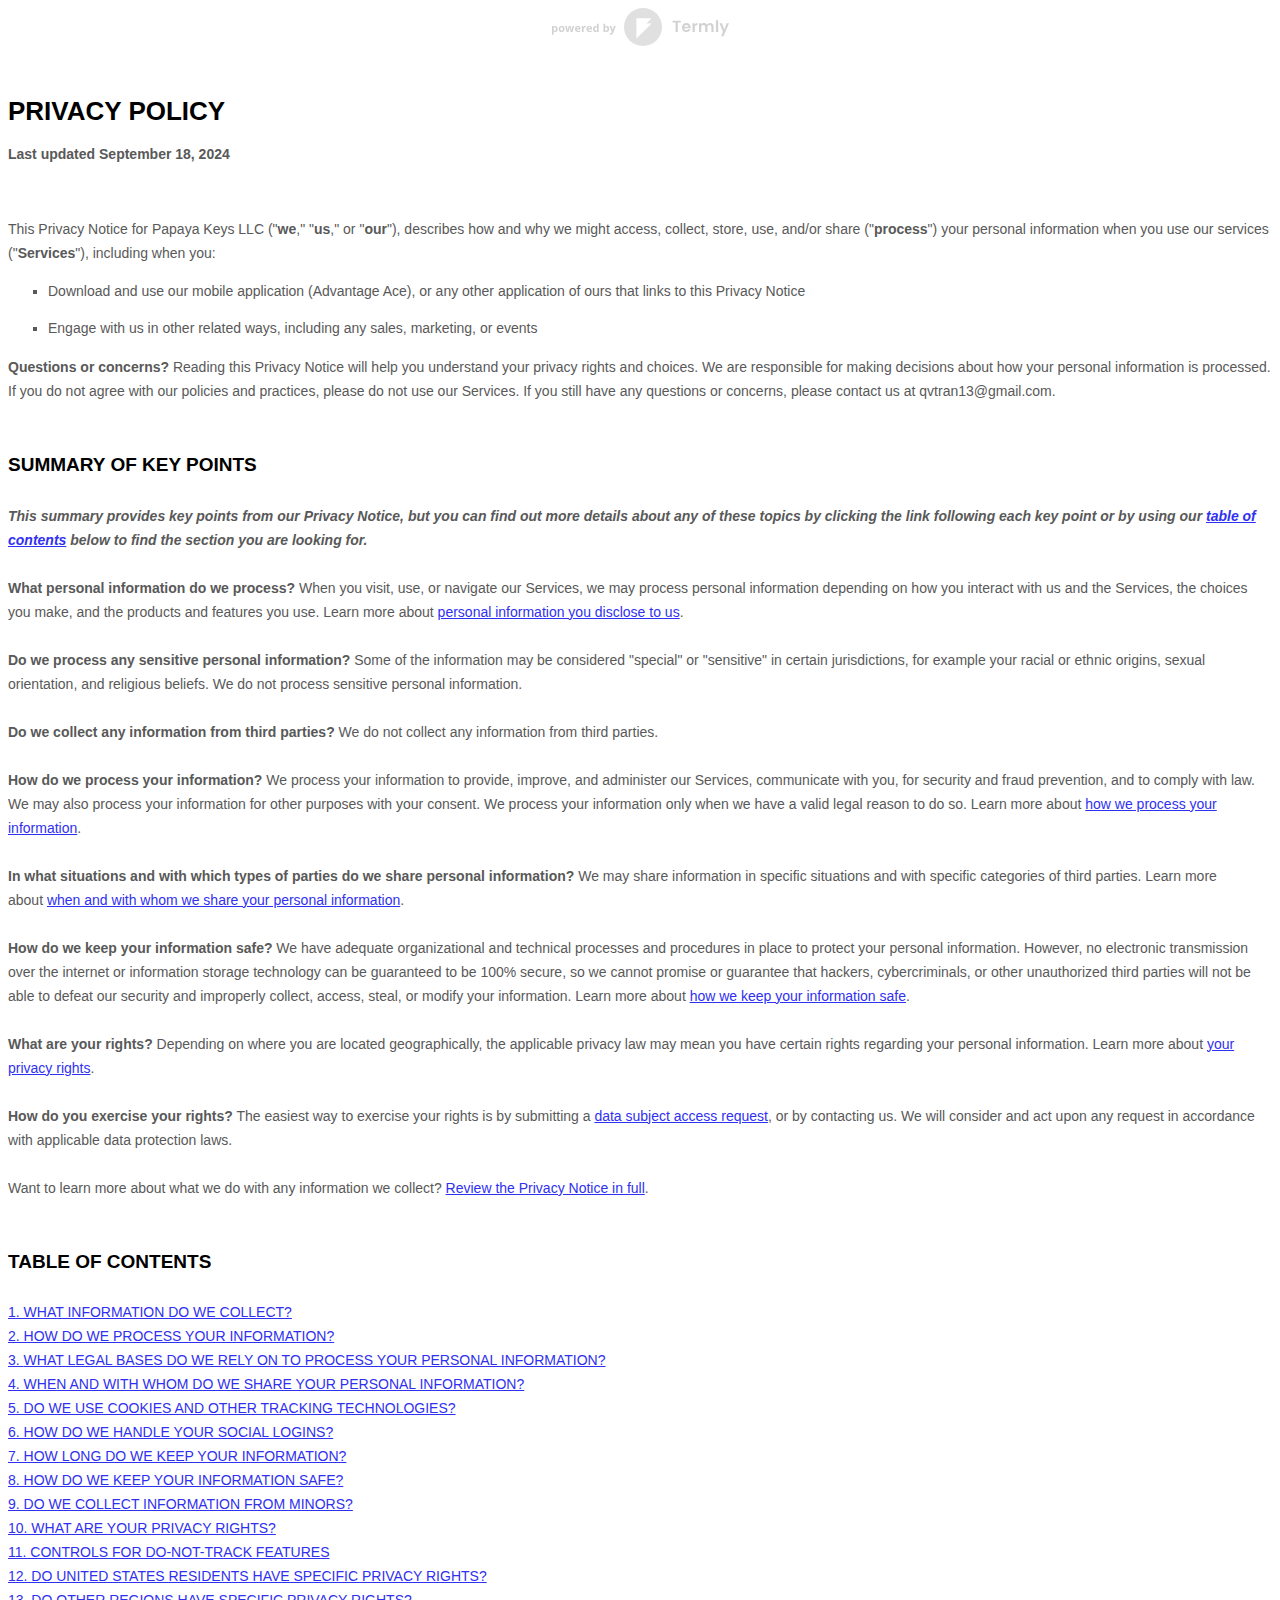
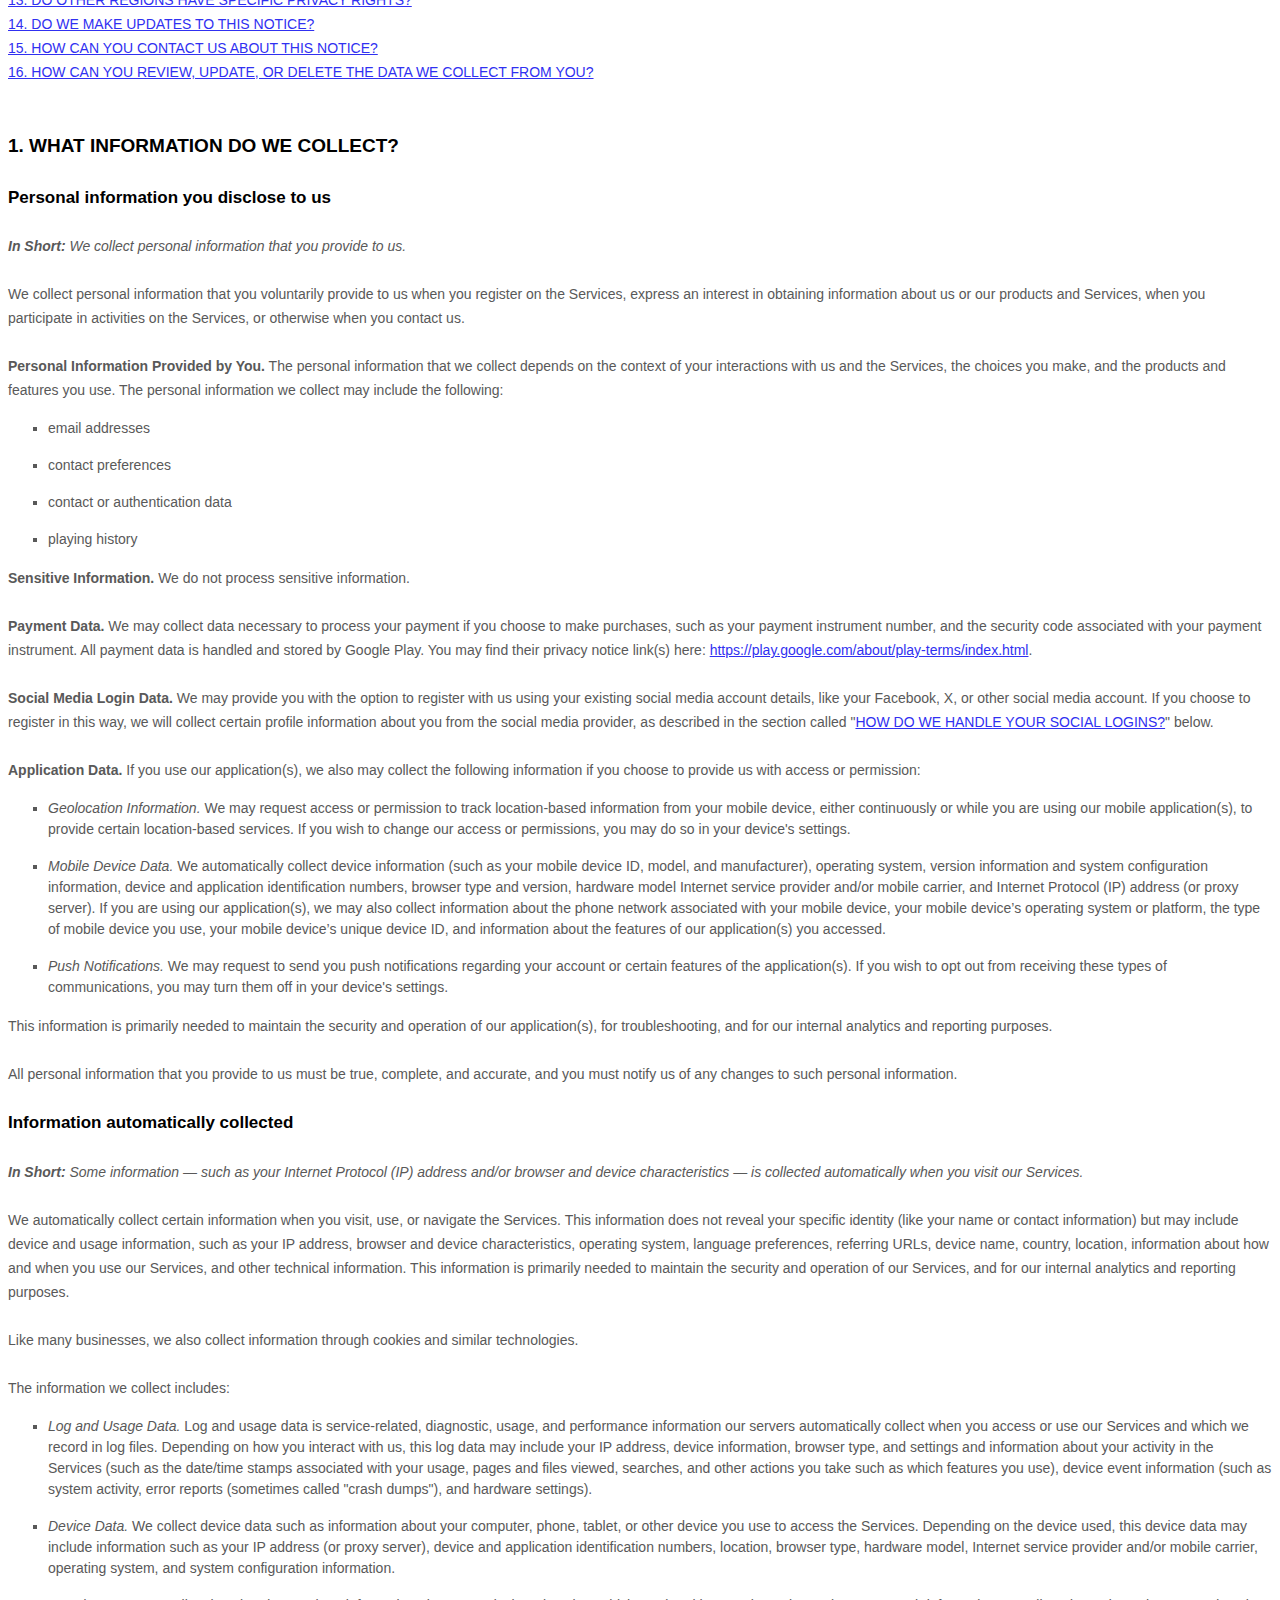
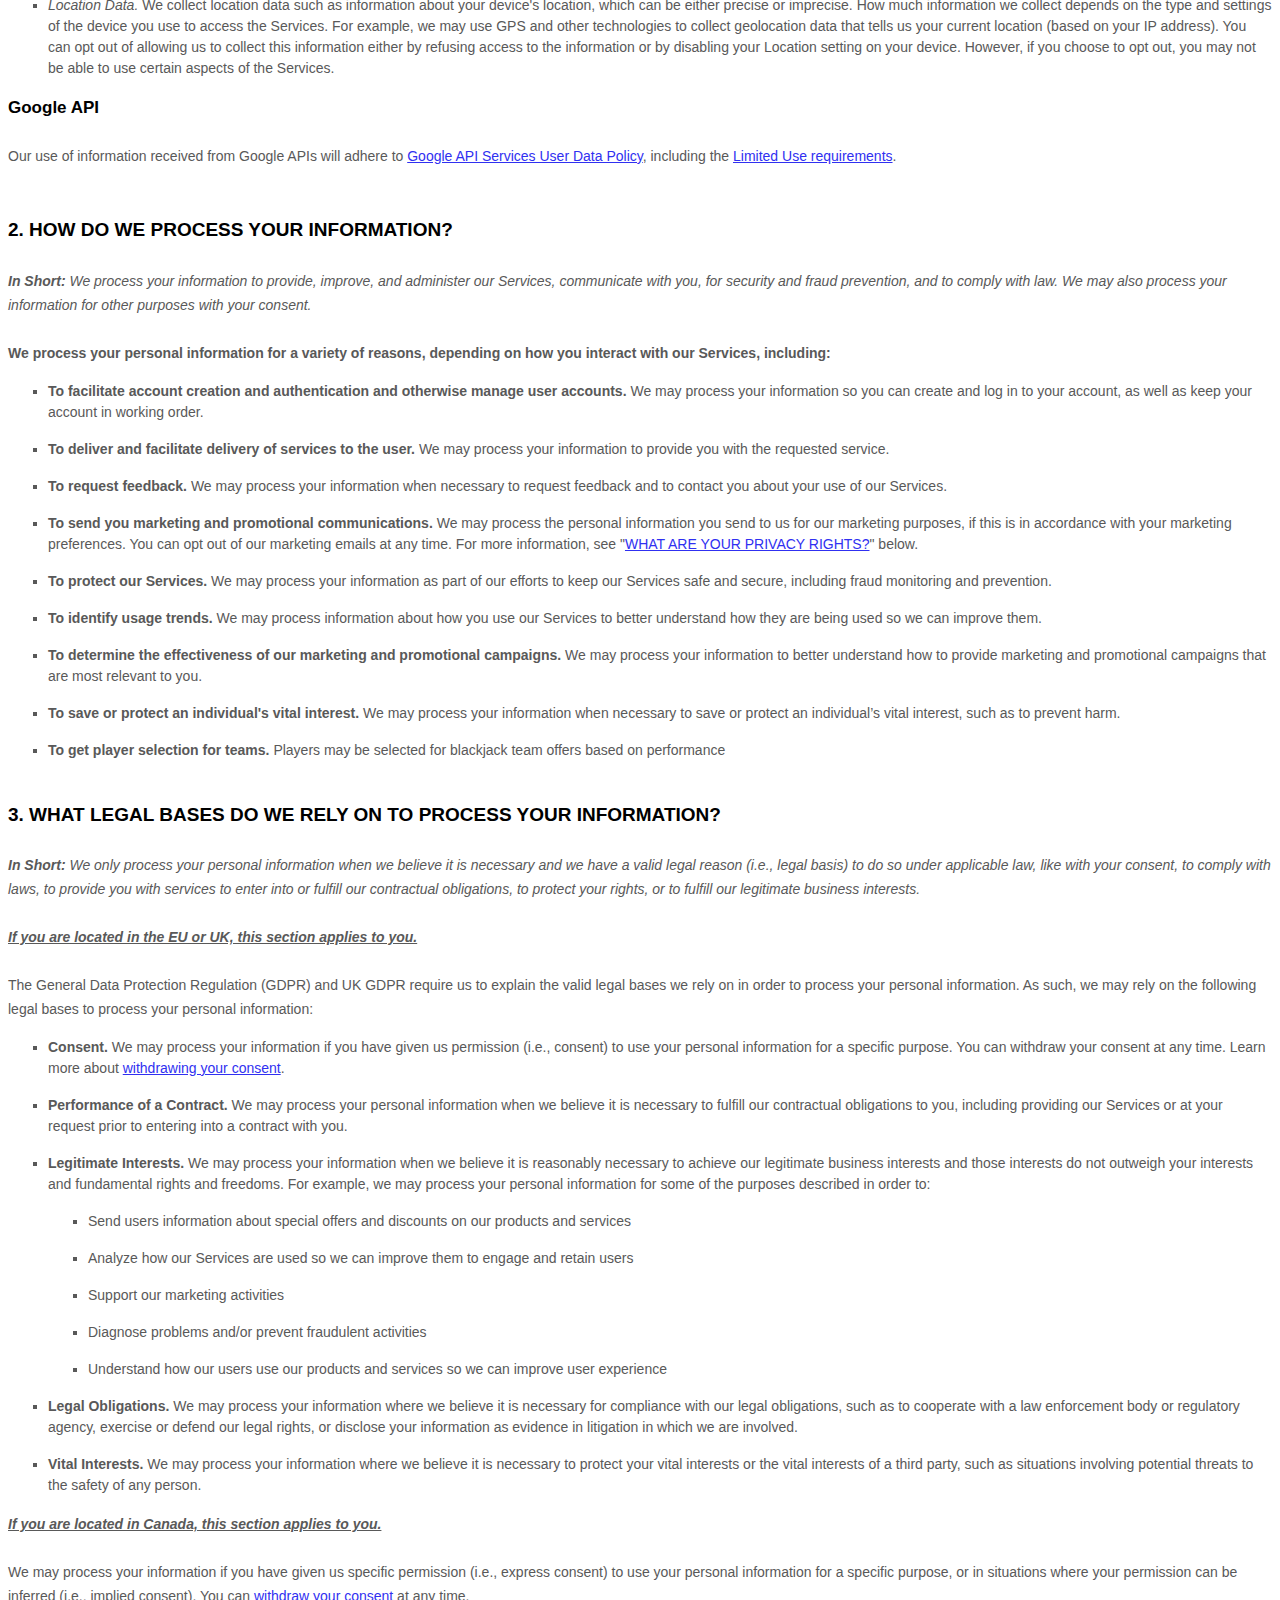
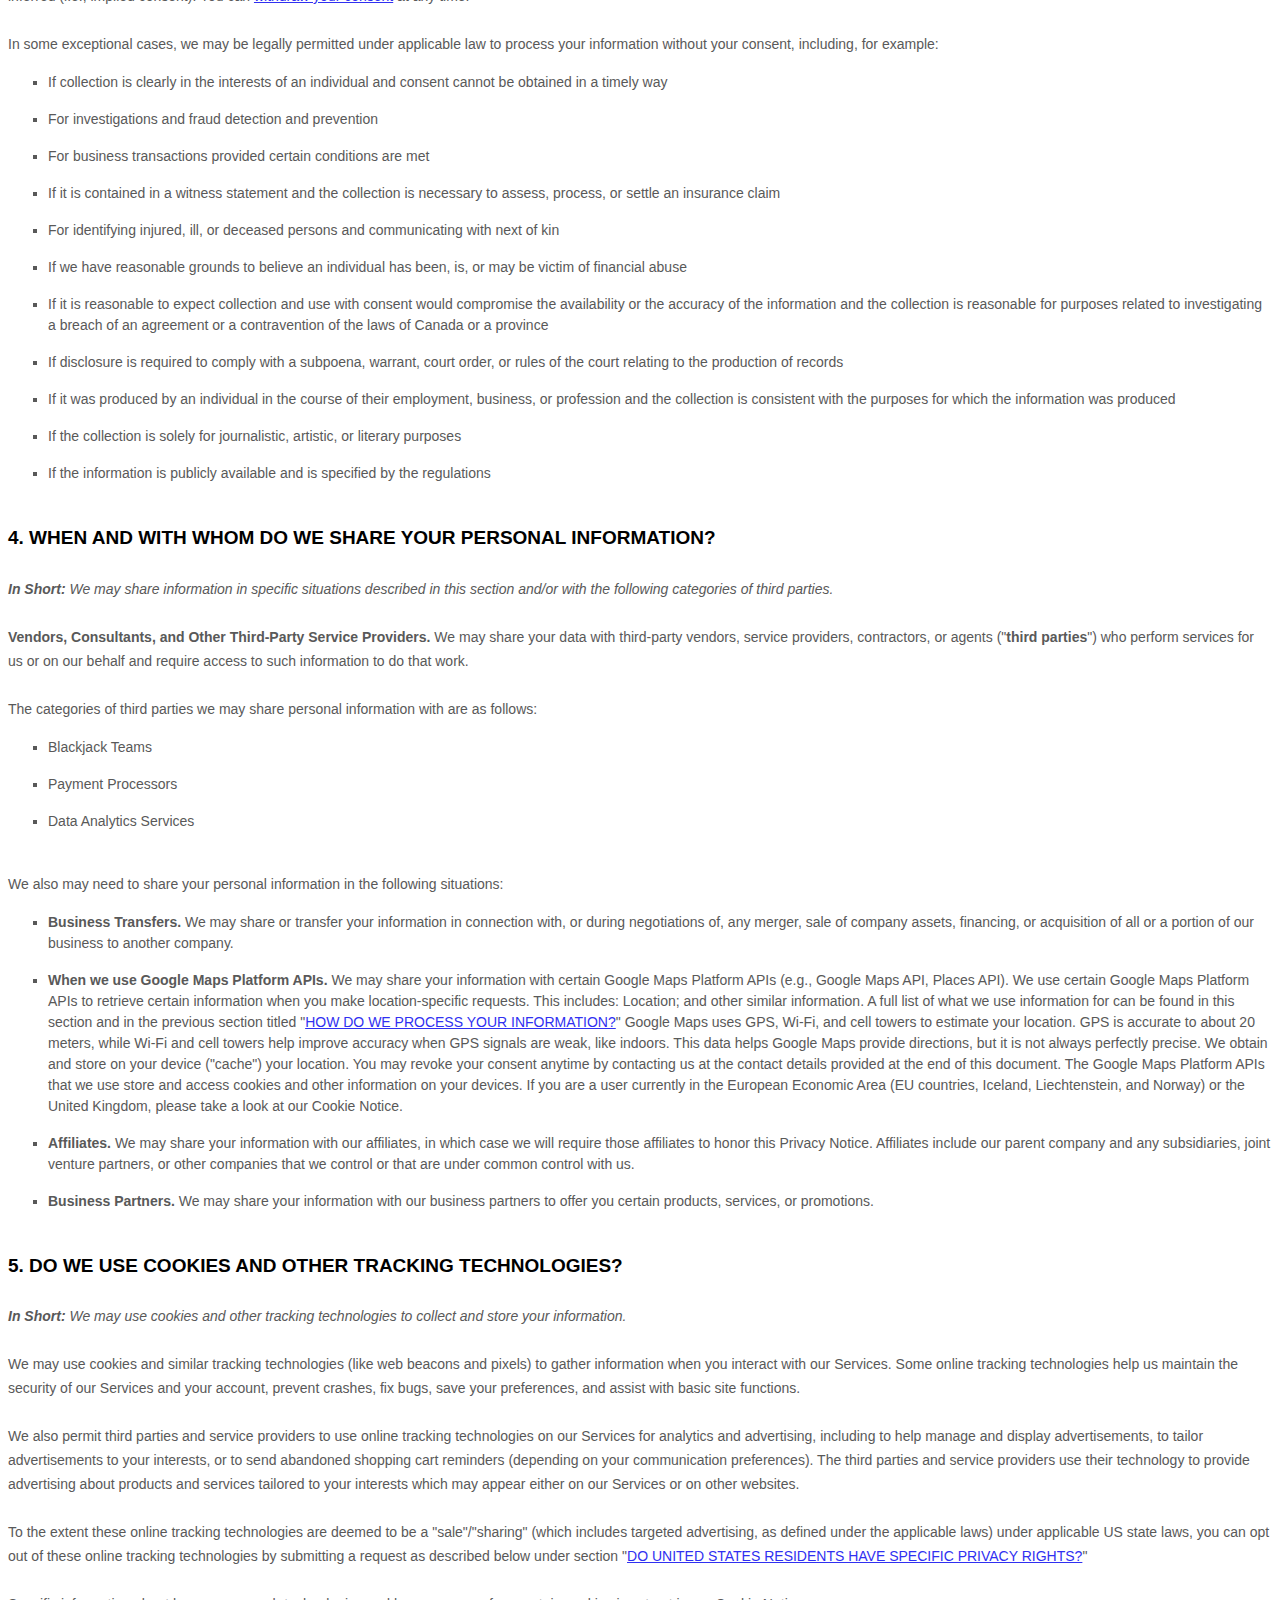
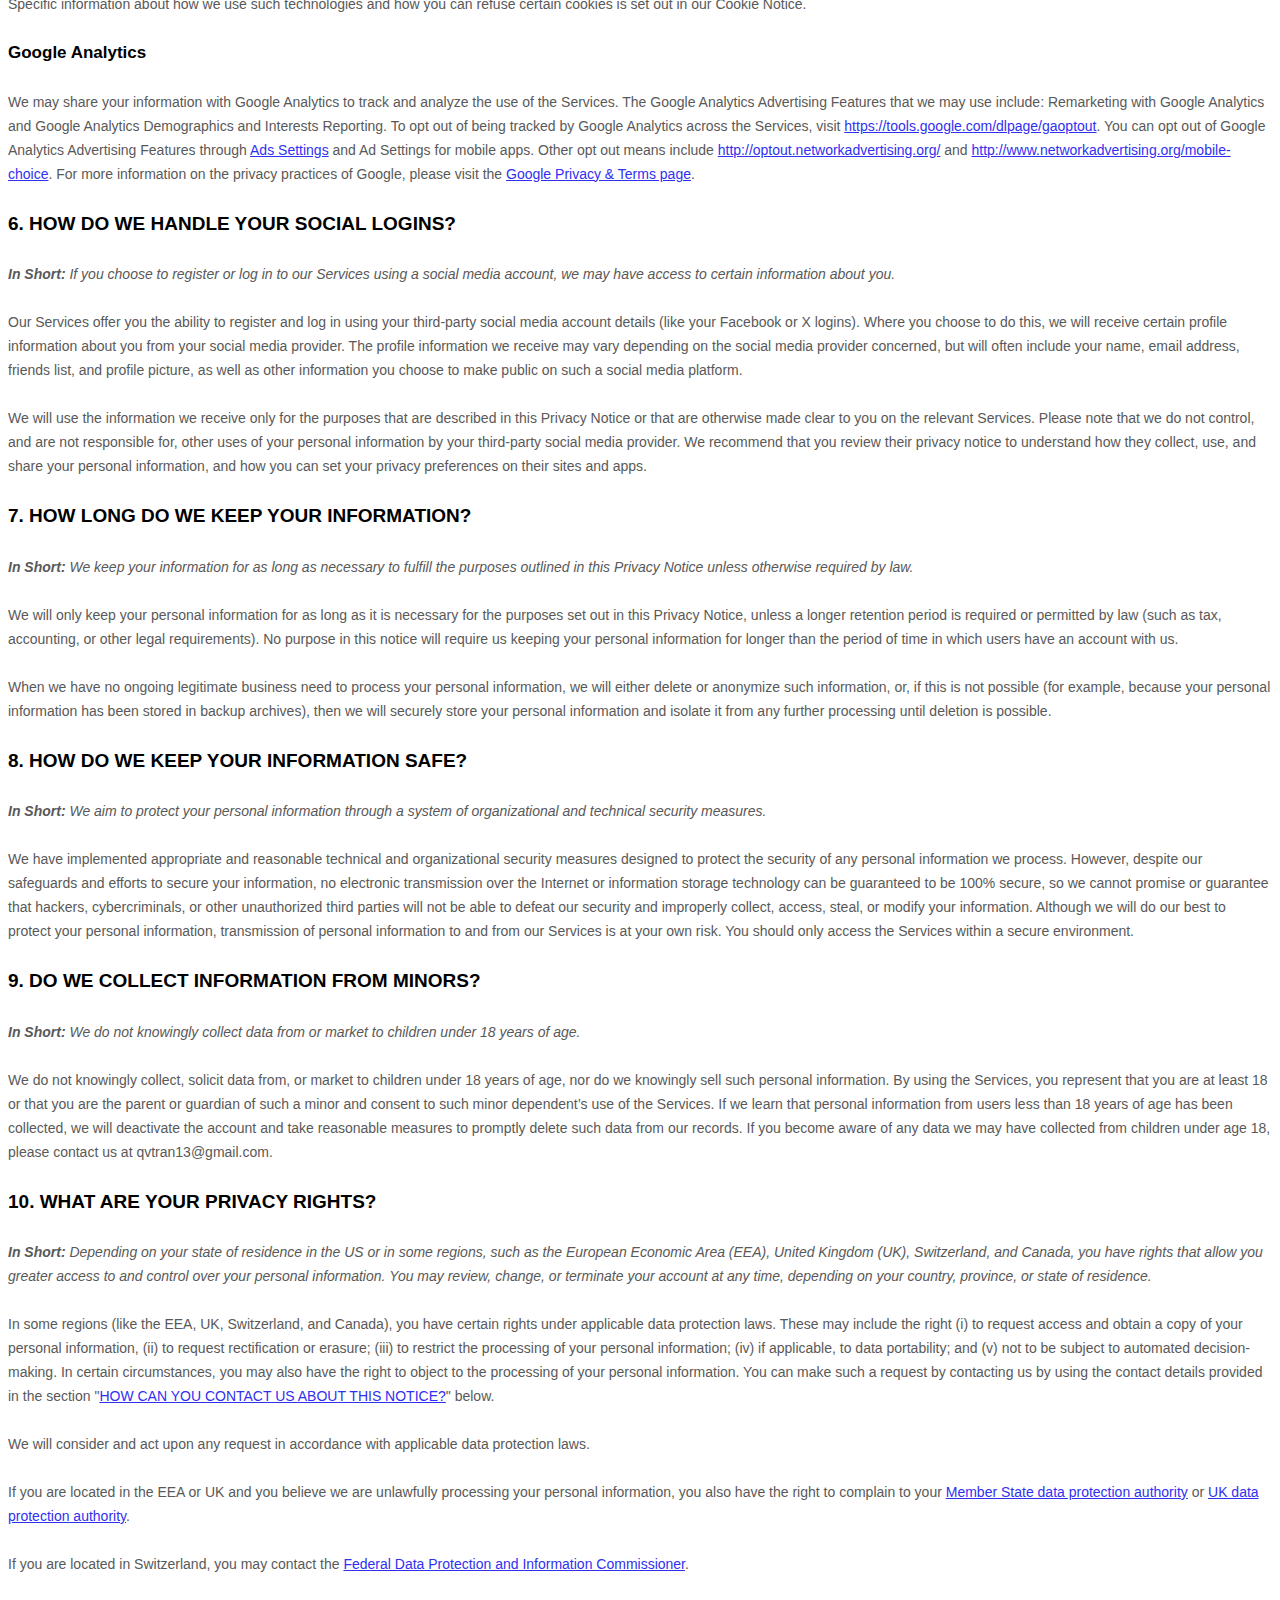
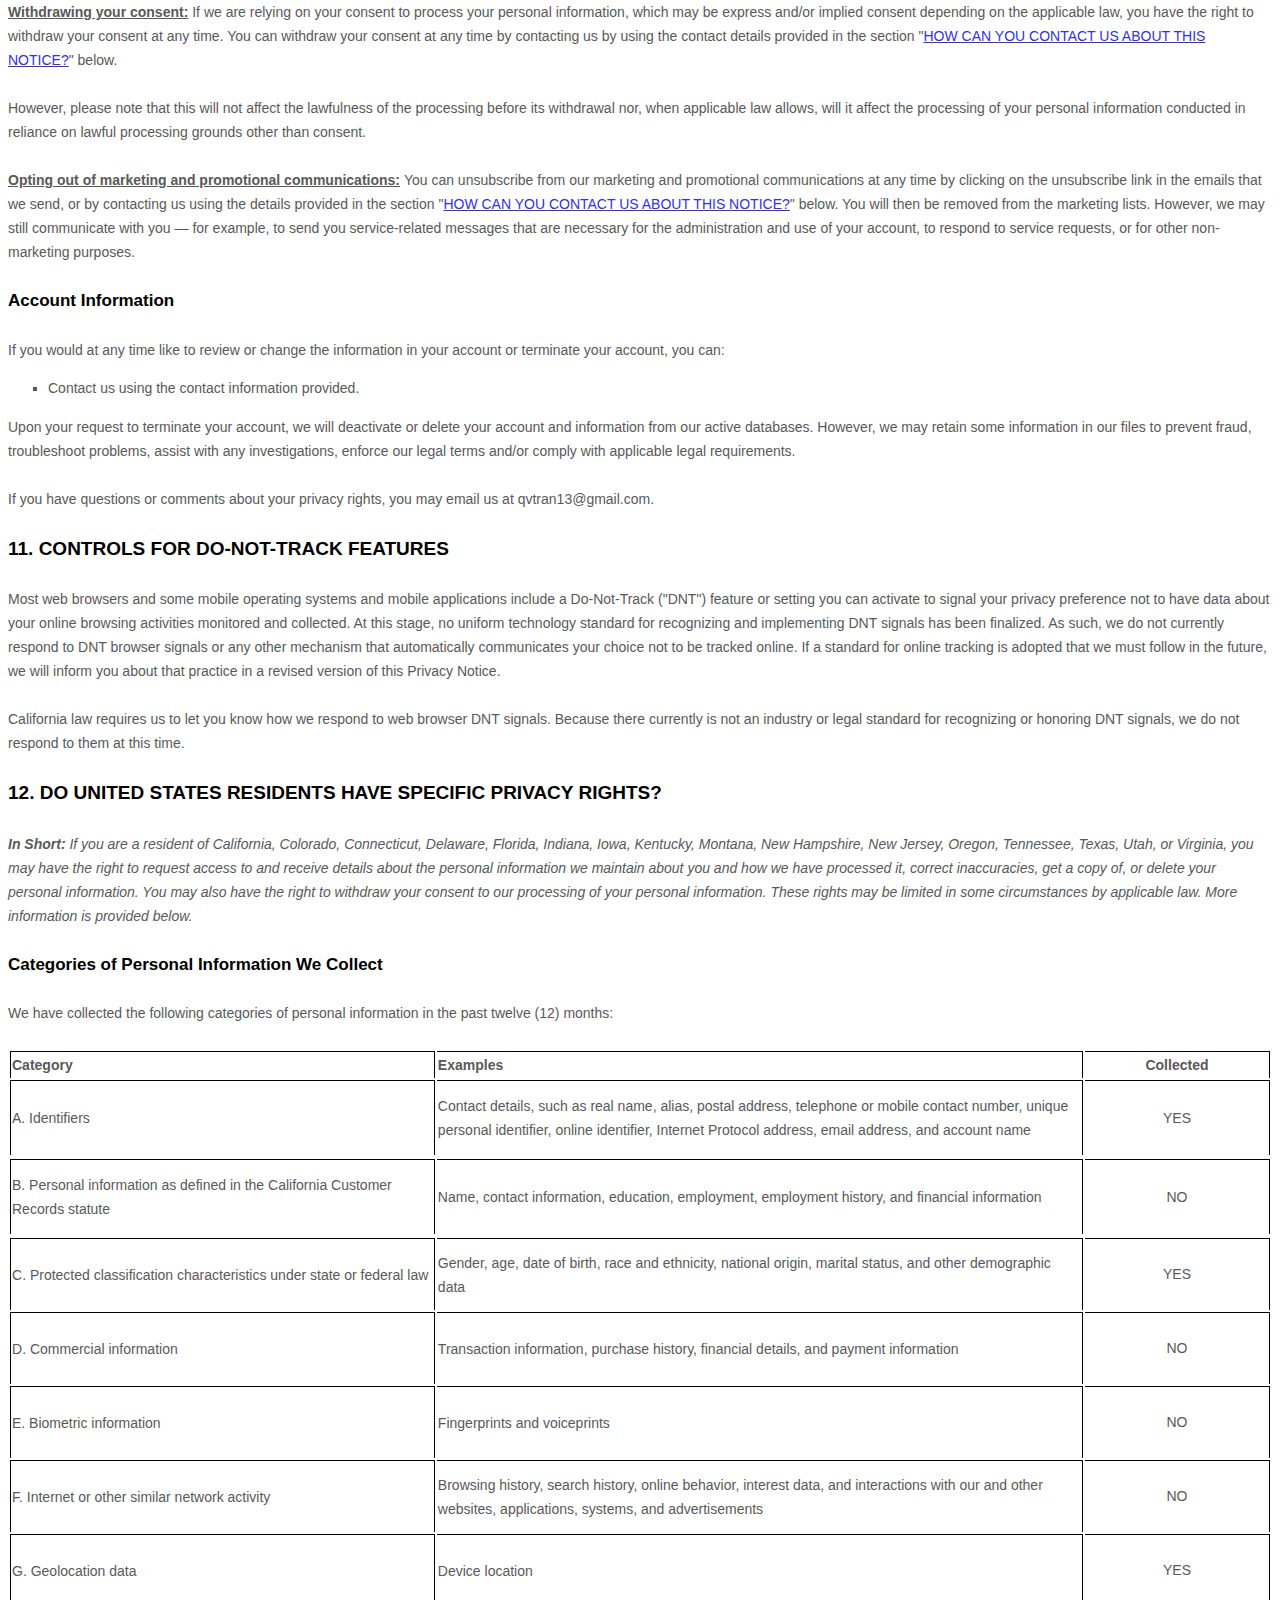
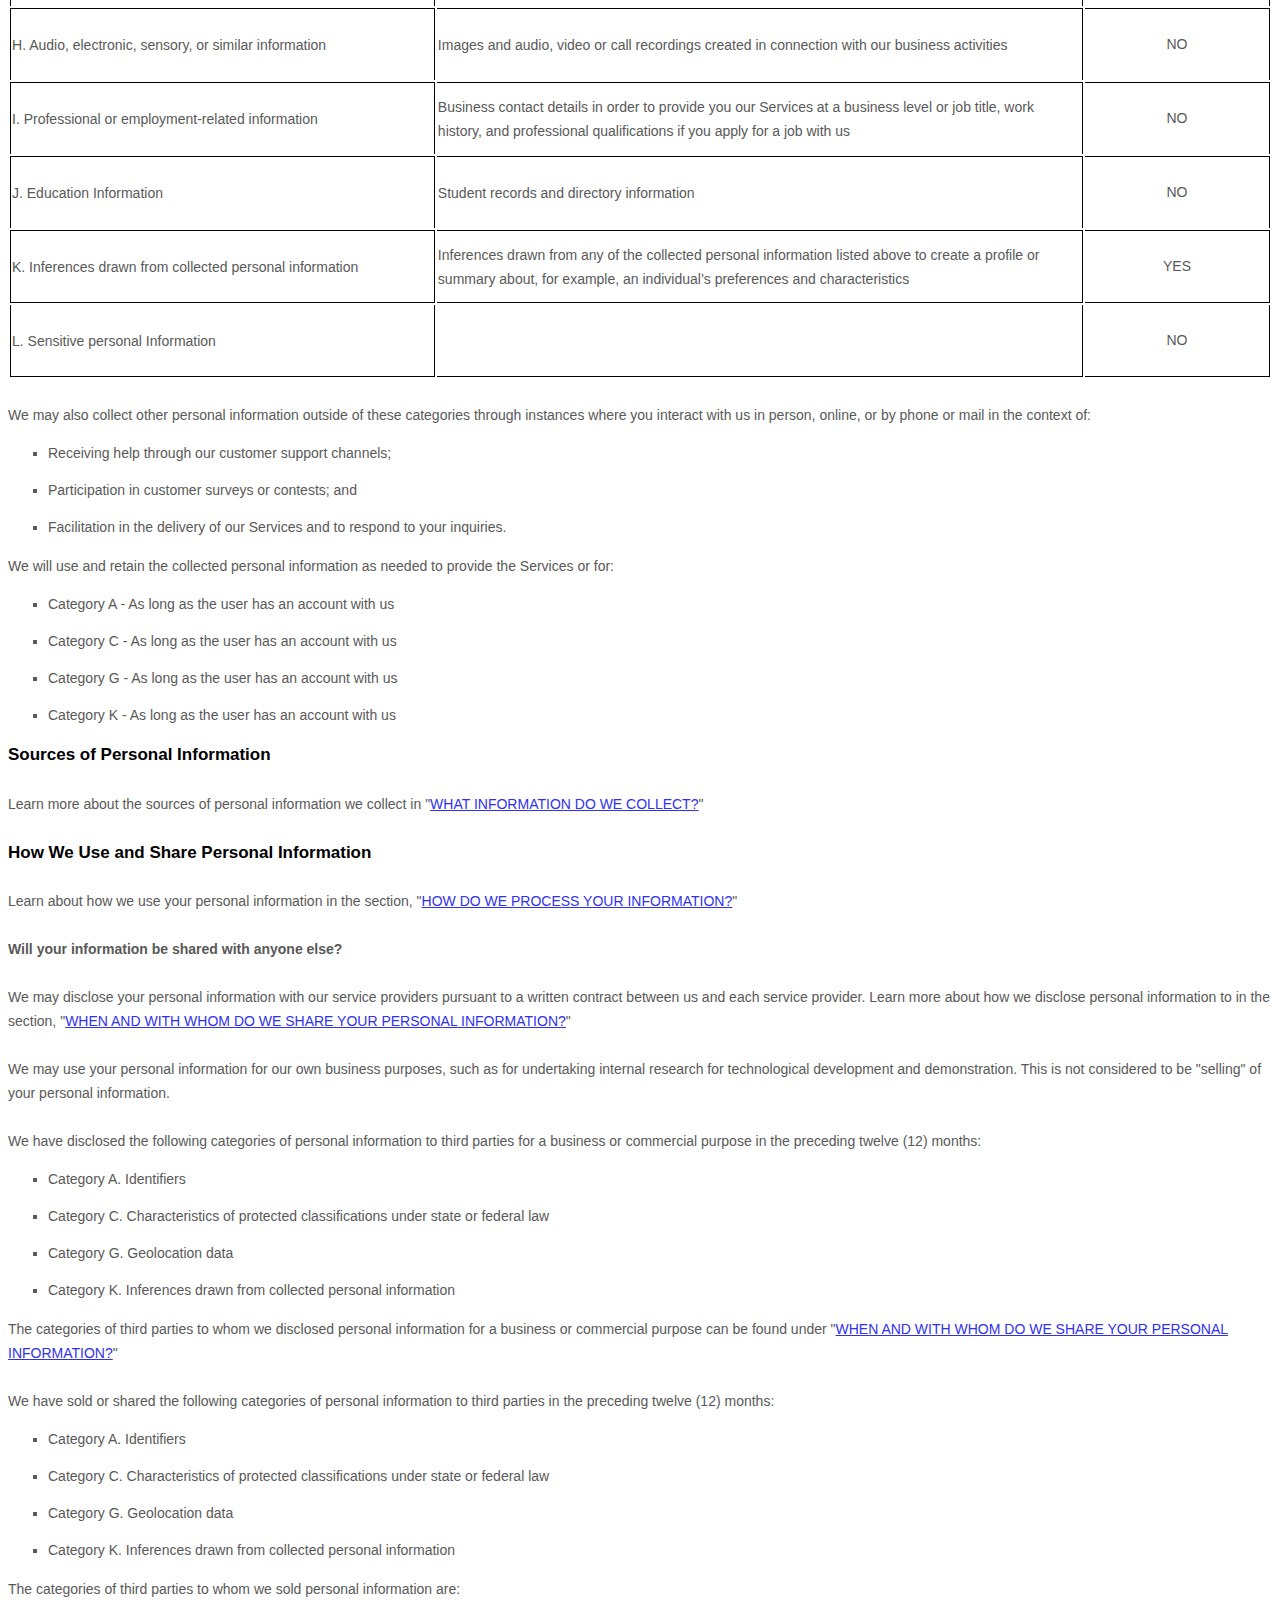
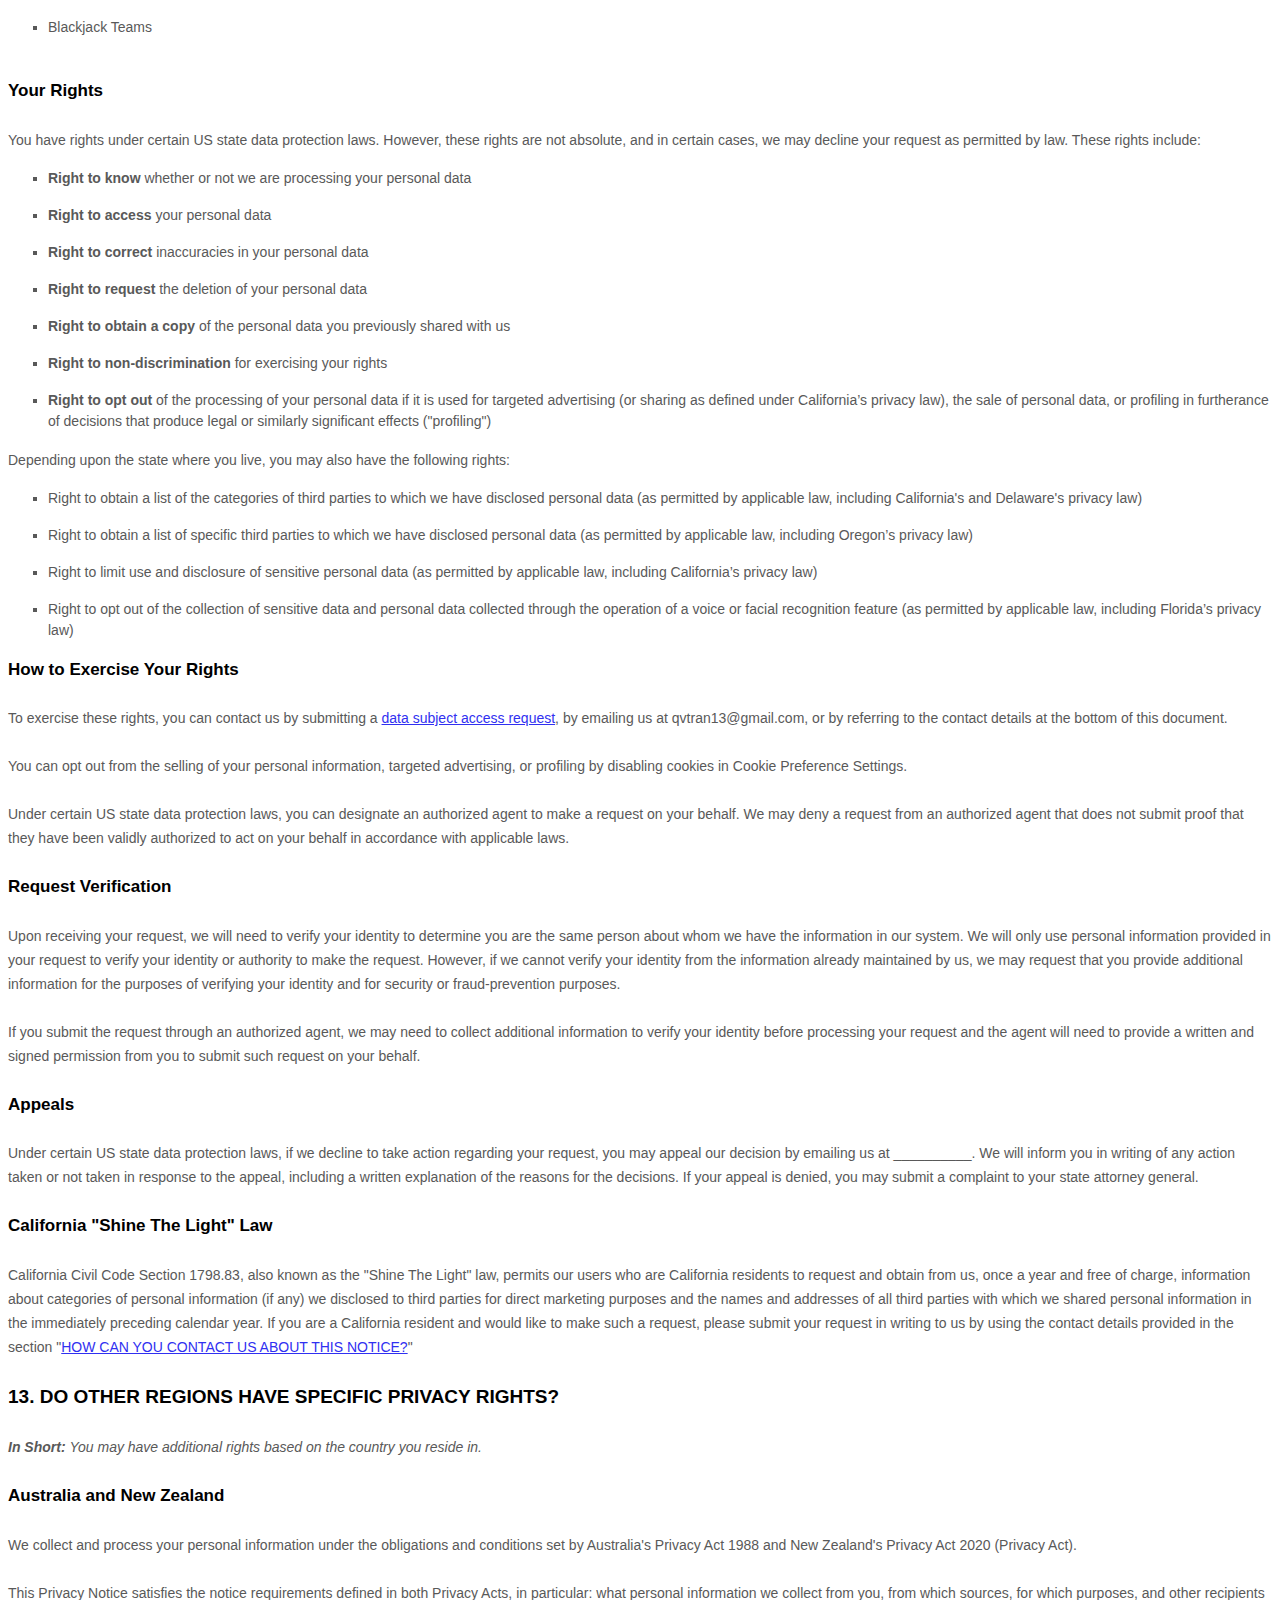
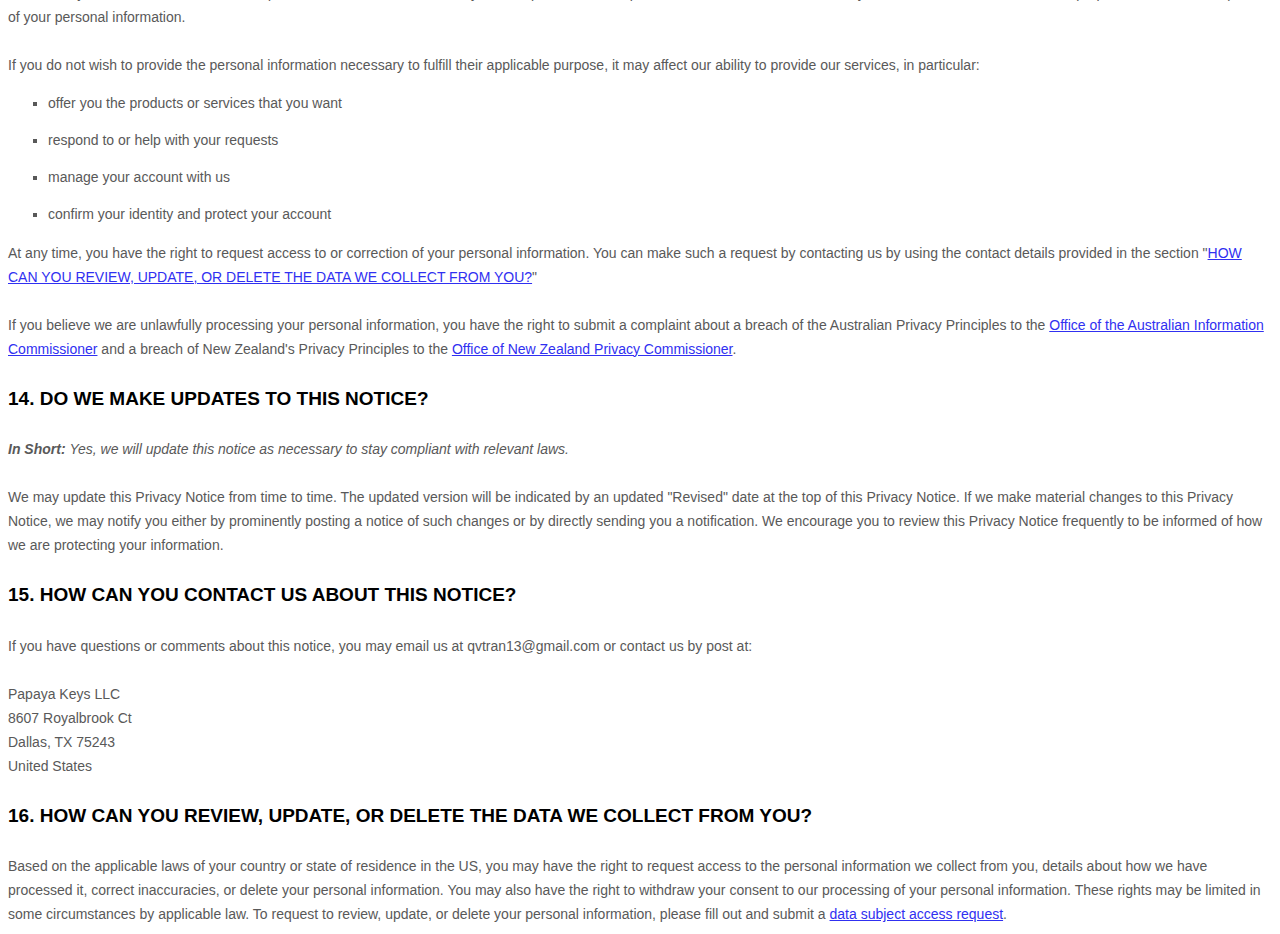
<file: privacy.html>
<!doctype html>
<html class="no-js" lang="">
    <head>
        <meta charset="utf-8">
        <meta http-equiv="x-ua-compatible" content="ie=edge">
        <title>Privacy Policy</title>
        <meta name="description" content="">
        <meta name="viewport" content="width=device-width, initial-scale=1">

        <link rel="apple-touch-icon" href="/apple-touch-icon.png">
        <!-- Place favicon.ico in the root directory -->

    </head>
    <body>
<style>
  [data-custom-class='body'], [data-custom-class='body'] * {
          background: transparent !important;
        }
[data-custom-class='title'], [data-custom-class='title'] * {
          font-family: Arial !important;
font-size: 26px !important;
color: #000000 !important;
        }
[data-custom-class='subtitle'], [data-custom-class='subtitle'] * {
          font-family: Arial !important;
color: #595959 !important;
font-size: 14px !important;
        }
[data-custom-class='heading_1'], [data-custom-class='heading_1'] * {
          font-family: Arial !important;
font-size: 19px !important;
color: #000000 !important;
        }
[data-custom-class='heading_2'], [data-custom-class='heading_2'] * {
          font-family: Arial !important;
font-size: 17px !important;
color: #000000 !important;
        }
[data-custom-class='body_text'], [data-custom-class='body_text'] * {
          color: #595959 !important;
font-size: 14px !important;
font-family: Arial !important;
        }
[data-custom-class='link'], [data-custom-class='link'] * {
          color: #3030F1 !important;
font-size: 14px !important;
font-family: Arial !important;
word-break: break-word !important;
        }
</style>
      <span style="display: block;margin: 0 auto 3.125rem;width: 11.125rem;height: 2.375rem;background: url([data-uri]) center no-repeat;"></span>

      <div data-custom-class="body">
      <div><strong><span style="font-size: 26px;"><span data-custom-class="title"><bdt class="block-component"></bdt><bdt class="question">PRIVACY POLICY</bdt><bdt class="statement-end-if-in-editor"></bdt></span></span></strong></div><div><br></div><div><span style="color: rgb(127, 127, 127);"><strong><span style="font-size: 15px;"><span data-custom-class="subtitle">Last updated <bdt class="question">September 18, 2024</bdt></span></span></strong></span></div><div><br></div><div><br></div><div><br></div><div style="line-height: 1.5;"><span style="color: rgb(127, 127, 127);"><span style="color: rgb(89, 89, 89); font-size: 15px;"><span data-custom-class="body_text">This Privacy Notice for <bdt class="question">Papaya Keys LLC<bdt class="block-component"></bdt></bdt> (<bdt class="block-component"></bdt>"<strong>we</strong>," "<strong>us</strong>," or "<strong>our</strong>"<bdt class="statement-end-if-in-editor"></bdt></span><span data-custom-class="body_text">), describes how and why we might access, collect, store, use, and/or share (<bdt class="block-component"></bdt>"<strong>process</strong>"<bdt class="statement-end-if-in-editor"></bdt>) your personal information when you use our services (<bdt class="block-component"></bdt>"<strong>Services</strong>"<bdt class="statement-end-if-in-editor"></bdt>), including when you:</span></span></span><span style="font-size: 15px;"><span style="color: rgb(127, 127, 127);"><span data-custom-class="body_text"><span style="color: rgb(89, 89, 89);"><span data-custom-class="body_text"><bdt class="block-component"></bdt></span></span></span></span></span></span></span></span></li></ul><div><bdt class="block-component"><span style="font-size: 15px;"><span style="font-size: 15px;"><span style="color: rgb(127, 127, 127);"><span data-custom-class="body_text"><span style="color: rgb(89, 89, 89);"><span data-custom-class="body_text"><bdt class="block-component"></bdt></span></span></span></span></span></span></bdt></div><ul><li data-custom-class="body_text" style="line-height: 1.5;"><span style="font-size: 15px; color: rgb(89, 89, 89);"><span style="font-size: 15px; color: rgb(89, 89, 89);"><span data-custom-class="body_text">Download and use<bdt class="block-component"></bdt> our mobile application<bdt class="block-component"></bdt> (<bdt class="question">Advantage Ace)<span style="font-size: 15px; color: rgb(89, 89, 89);"><span style="font-size: 15px; color: rgb(89, 89, 89);"><span data-custom-class="body_text"><span style="font-size: 15px;"><span style="color: rgb(89, 89, 89);"><span data-custom-class="body_text"><span style="font-size: 15px;"><span style="color: rgb(89, 89, 89);"><bdt class="statement-end-if-in-editor">,</bdt></span></span></span></span></span></span></span></span></bdt></span><span data-custom-class="body_text"><span style="font-size: 15px;"><span style="color: rgb(89, 89, 89);"><span data-custom-class="body_text"><span style="font-size: 15px;"><span style="color: rgb(89, 89, 89);"><bdt class="statement-end-if-in-editor"><bdt class="block-component"> or any other application of ours that links to this Privacy Notice</bdt></bdt></span></span></span></span></span></span></span></span></li></ul><div style="line-height: 1.5;"><bdt class="block-component"><span style="font-size: 15px;"></span></bdt></li></ul><div style="line-height: 1.5;"><span style="font-size: 15px;"><span style="color: rgb(127, 127, 127);"><span data-custom-class="body_text"><span style="color: rgb(89, 89, 89);"><span data-custom-class="body_text"><bdt class="block-component"></bdt></span></span></span></span></span></div><ul><li data-custom-class="body_text" style="line-height: 1.5;"><span style="font-size: 15px; color: rgb(89, 89, 89);"><span style="font-size: 15px; color: rgb(89, 89, 89);"><span data-custom-class="body_text">Engage with us in other related ways, including any sales, marketing, or events<span style="font-size: 15px;"><span style="color: rgb(89, 89, 89);"><span data-custom-class="body_text"><span style="font-size: 15px;"><span style="color: rgb(89, 89, 89);"><bdt class="statement-end-if-in-editor"></bdt></span></span></span></span></span></span></span></span></li></ul><div style="line-height: 1.5;"><span style="font-size: 15px;"><span style="color: rgb(127, 127, 127);"><span data-custom-class="body_text"><strong>Questions or concerns? </strong>Reading this Privacy Notice will help you understand your privacy rights and choices. We are responsible for making decisions about how your personal information is processed. If you do not agree with our policies and practices, please do not use our Services.<bdt class="block-component"></bdt> If you still have any questions or concerns, please contact us at <bdt class="question">qvtran13@gmail.com</bdt>.</span></span></span></div><div style="line-height: 1.5;"><br></div><div style="line-height: 1.5;"><br></div><div style="line-height: 1.5;"><strong><span style="font-size: 15px;"><span data-custom-class="heading_1">SUMMARY OF KEY POINTS</span></span></strong></div><div style="line-height: 1.5;"><br></div><div style="line-height: 1.5;"><span style="font-size: 15px;"><span data-custom-class="body_text"><strong><em>This summary provides key points from our Privacy Notice, but you can find out more details about any of these topics by clicking the link following each key point or by using our </em></strong></span></span><a data-custom-class="link" href="#toc"><span style="color: rgb(0, 58, 250); font-size: 15px;"><span data-custom-class="body_text"><strong><em>table of contents</em></strong></span></span></a><span style="font-size: 15px;"><span data-custom-class="body_text"><strong><em> below to find the section you are looking for.</em></strong></span></span></div><div style="line-height: 1.5;"><br></div><div style="line-height: 1.5;"><span style="font-size: 15px;"><span data-custom-class="body_text"><strong>What personal information do we process?</strong> When you visit, use, or navigate our Services, we may process personal information depending on how you interact with us and the Services, the choices you make, and the products and features you use. Learn more about </span></span><a data-custom-class="link" href="#personalinfo"><span style="color: rgb(0, 58, 250); font-size: 15px;"><span data-custom-class="body_text">personal information you disclose to us</span></span></a><span data-custom-class="body_text">.</span></div><div style="line-height: 1.5;"><br></div><div style="line-height: 1.5;"><span style="font-size: 15px;"><span data-custom-class="body_text"><strong>Do we process any sensitive personal information? </strong>Some of the information may be considered <bdt class="block-component"></bdt>"special" or "sensitive"<bdt class="statement-end-if-in-editor"></bdt> in certain jurisdictions, for example your racial or ethnic origins, sexual orientation, and religious beliefs. <bdt class="block-component"></bdt>We do not process sensitive personal information.<bdt class="else-block"></bdt></span></span></div><div style="line-height: 1.5;"><br></div><div style="line-height: 1.5;"><span style="font-size: 15px;"><span data-custom-class="body_text"><strong>Do we collect any information from third parties?</strong> <bdt class="block-component"></bdt>We do not collect any information from third parties.<bdt class="else-block"></bdt></span></span></div><div style="line-height: 1.5;"><br></div><div style="line-height: 1.5;"><span style="font-size: 15px;"><span data-custom-class="body_text"><strong>How do we process your information?</strong> We process your information to provide, improve, and administer our Services, communicate with you, for security and fraud prevention, and to comply with law. We may also process your information for other purposes with your consent. We process your information only when we have a valid legal reason to do so. Learn more about </span></span><a data-custom-class="link" href="#infouse"><span style="color: rgb(0, 58, 250); font-size: 15px;"><span data-custom-class="body_text">how we process your information</span></span></a><span data-custom-class="body_text">.</span></div><div style="line-height: 1.5;"><br></div><div style="line-height: 1.5;"><span style="font-size: 15px;"><span data-custom-class="body_text"><strong>In what situations and with which <bdt class="block-component"></bdt>types of <bdt class="statement-end-if-in-editor"></bdt>parties do we share personal information?</strong> We may share information in specific situations and with specific <bdt class="block-component"></bdt>categories of <bdt class="statement-end-if-in-editor"></bdt>third parties. Learn more about </span></span><a data-custom-class="link" href="#whoshare"><span style="color: rgb(0, 58, 250); font-size: 15px;"><span data-custom-class="body_text">when and with whom we share your personal information</span></span></a><span style="font-size: 15px;"><span data-custom-class="body_text">.<bdt class="block-component"></bdt></span></span></div><div style="line-height: 1.5;"><br></div><div style="line-height: 1.5;"><span style="font-size: 15px;"><span data-custom-class="body_text"><strong>How do we keep your information safe?</strong> We have adequate <bdt class="block-component"></bdt>organizational<bdt class="statement-end-if-in-editor"></bdt> and technical processes and procedures in place to protect your personal information. However, no electronic transmission over the internet or information storage technology can be guaranteed to be 100% secure, so we cannot promise or guarantee that hackers, cybercriminals, or other <bdt class="block-component"></bdt>unauthorized<bdt class="statement-end-if-in-editor"></bdt> third parties will not be able to defeat our security and improperly collect, access, steal, or modify your information. Learn more about </span></span><a data-custom-class="link" href="#infosafe"><span style="color: rgb(0, 58, 250); font-size: 15px;"><span data-custom-class="body_text">how we keep your information safe</span></span></a><span data-custom-class="body_text">.</span><span style="font-size: 15px;"><span data-custom-class="body_text"><bdt class="statement-end-if-in-editor"></bdt></span></span></div><div style="line-height: 1.5;"><br></div><div style="line-height: 1.5;"><span style="font-size: 15px;"><span data-custom-class="body_text"><strong>What are your rights?</strong> Depending on where you are located geographically, the applicable privacy law may mean you have certain rights regarding your personal information. Learn more about </span></span><a data-custom-class="link" href="#privacyrights"><span style="color: rgb(0, 58, 250); font-size: 15px;"><span data-custom-class="body_text">your privacy rights</span></span></a><span data-custom-class="body_text">.</span></div><div style="line-height: 1.5;"><br></div><div style="line-height: 1.5;"><span style="font-size: 15px;"><span data-custom-class="body_text"><strong>How do you exercise your rights?</strong> The easiest way to exercise your rights is by <bdt class="block-component">submitting a </bdt></span></span><a data-custom-class="link" href="https://app.termly.io/notify/26c5af65-47d2-44af-97b6-a7ac5b309738" rel="noopener noreferrer" target="_blank"><span style="color: rgb(0, 58, 250); font-size: 15px;"><span data-custom-class="body_text">data subject access request</span></span></a><span style="font-size: 15px;"><span data-custom-class="body_text"><bdt class="block-component"></bdt>, or by contacting us. We will consider and act upon any request in accordance with applicable data protection laws.</span></span></div><div style="line-height: 1.5;"><br></div><div style="line-height: 1.5;"><span style="font-size: 15px;"><span data-custom-class="body_text">Want to learn more about what we do with any information we collect? </span></span><a data-custom-class="link" href="#toc"><span style="color: rgb(0, 58, 250); font-size: 15px;"><span data-custom-class="body_text">Review the Privacy Notice in full</span></span></a><span style="font-size: 15px;"><span data-custom-class="body_text">.</span></span></div><div style="line-height: 1.5;"><br></div><div style="line-height: 1.5;"><br></div><div id="toc" style="line-height: 1.5;"><span style="font-size: 15px;"><span style="color: rgb(127, 127, 127);"><span style="color: rgb(0, 0, 0);"><strong><span data-custom-class="heading_1">TABLE OF CONTENTS</span></strong></span></span></span></div><div style="line-height: 1.5;"><br></div><div style="line-height: 1.5;"><span style="font-size: 15px;"><a data-custom-class="link" href="#infocollect"><span style="color: rgb(0, 58, 250);">1. WHAT INFORMATION DO WE COLLECT?</span></a></span></div><div style="line-height: 1.5;"><span style="font-size: 15px;"><a data-custom-class="link" href="#infouse"><span style="color: rgb(0, 58, 250);">2. HOW DO WE PROCESS YOUR INFORMATION?<bdt class="block-component"></bdt></span></a></span></div><div style="line-height: 1.5;"><span style="font-size: 15px;"><a data-custom-class="link" href="#legalbases"><span style="color: rgb(0, 58, 250);">3. <span style="font-size: 15px;"><span style="color: rgb(0, 58, 250);">WHAT LEGAL BASES DO WE RELY ON TO PROCESS YOUR PERSONAL INFORMATION?</span></span><bdt class="statement-end-if-in-editor"></bdt></span></a></span></div><div style="line-height: 1.5;"><span style="font-size: 15px;"><span style="color: rgb(0, 58, 250);"><a data-custom-class="link" href="#whoshare">4. WHEN AND WITH WHOM DO WE SHARE YOUR PERSONAL INFORMATION?</a></span><span data-custom-class="body_text"><bdt class="block-component"></bdt></a><span style="color: rgb(127, 127, 127);"><span style="color: rgb(89, 89, 89);"><span data-custom-class="body_text"><span style="color: rgb(89, 89, 89);"><bdt class="block-component"></bdt></span></span></span></span></span></div><div style="line-height: 1.5;"><span style="font-size: 15px;"><a data-custom-class="link" href="#cookies"><span style="color: rgb(0, 58, 250);">5. DO WE USE COOKIES AND OTHER TRACKING TECHNOLOGIES?</span></a><span style="color: rgb(127, 127, 127);"><span style="color: rgb(89, 89, 89);"><span data-custom-class="body_text"><span style="color: rgb(89, 89, 89);"><bdt class="statement-end-if-in-editor"></bdt></span></span></span></span><bdt class="block-component"></bdt></span></div><div style="line-height: 1.5;"><span style="font-size: 15px;"><span style="color: rgb(127, 127, 127);"><span style="color: rgb(89, 89, 89);"><span data-custom-class="body_text"><span style="color: rgb(89, 89, 89);"><span style="color: rgb(89, 89, 89);"><span style="color: rgb(89, 89, 89);"><bdt class="block-component"></bdt></span></span></span></span></span></span></span></div><div style="line-height: 1.5;"><span style="font-size: 15px;"><a data-custom-class="link" href="#sociallogins"><span style="color: rgb(0, 58, 250);"><span style="color: rgb(0, 58, 250);"><span style="color: rgb(0, 58, 250);">6. HOW DO WE HANDLE YOUR SOCIAL LOGINS?</span></span></span></a><span style="color: rgb(127, 127, 127);"><span style="color: rgb(89, 89, 89);"><span data-custom-class="body_text"><span style="color: rgb(89, 89, 89);"><span style="color: rgb(89, 89, 89);"><span style="color: rgb(89, 89, 89);"><bdt class="statement-end-if-in-editor"></bdt></span></span><bdt class="block-component"></bdt></span></span></span></span></span></div><div style="line-height: 1.5;"><span style="font-size: 15px;"><a data-custom-class="link" href="#inforetain"><span style="color: rgb(0, 58, 250);">7. HOW LONG DO WE KEEP YOUR INFORMATION?</span></a><span style="color: rgb(127, 127, 127);"><span style="color: rgb(89, 89, 89);"><span data-custom-class="body_text"><span style="color: rgb(89, 89, 89);"><span style="color: rgb(89, 89, 89);"><bdt class="block-component"></bdt></span></span></span></span></span></span></div><div style="line-height: 1.5;"><span style="font-size: 15px;"><a data-custom-class="link" href="#infosafe"><span style="color: rgb(0, 58, 250);">8. HOW DO WE KEEP YOUR INFORMATION SAFE?</span></a><span style="color: rgb(127, 127, 127);"><span style="color: rgb(89, 89, 89);"><span data-custom-class="body_text"><span style="color: rgb(89, 89, 89);"><bdt class="statement-end-if-in-editor"></bdt><bdt class="block-component"></bdt></span></span></span></span></span></div><div style="line-height: 1.5;"><span style="font-size: 15px;"><a data-custom-class="link" href="#infominors"><span style="color: rgb(0, 58, 250);">9. DO WE COLLECT INFORMATION FROM MINORS?</span></a><span style="color: rgb(127, 127, 127);"><span style="color: rgb(89, 89, 89);"><span data-custom-class="body_text"><span style="color: rgb(89, 89, 89);"><bdt class="statement-end-if-in-editor"></bdt></span></span></span></span></span></div><div style="line-height: 1.5;"><span style="font-size: 15px;"><span style="color: rgb(0, 58, 250);"><a data-custom-class="link" href="#privacyrights">10. WHAT ARE YOUR PRIVACY RIGHTS?</a></span></span></div><div style="line-height: 1.5;"><span style="font-size: 15px;"><a data-custom-class="link" href="#DNT"><span style="color: rgb(0, 58, 250);">11. CONTROLS FOR DO-NOT-TRACK FEATURES<bdt class="block-component"></bdt></span></a></span></div><div style="line-height: 1.5;"><span style="font-size: 15px;"><a data-custom-class="link" href="#uslaws"><span style="color: rgb(0, 58, 250);">12. DO UNITED STATES RESIDENTS HAVE SPECIFIC PRIVACY RIGHTS?</span></a></span><bdt class="block-component"><span style="font-size: 15px;"><span data-custom-class="body_text"></span></span></bdt></div><div style="line-height: 1.5;"><a data-custom-class="link" href="#otherlaws"><span style="color: rgb(0, 58, 250); font-size: 15px;">13. DO OTHER REGIONS HAVE SPECIFIC PRIVACY RIGHTS?</span></a><span style="font-size: 15px;"><bdt class="statement-end-if-in-editor"><span data-custom-class="body_text"></span></bdt></span></div><div style="line-height: 1.5;"><bdt class="block-component"><span style="font-size: 15px;"></bdt><bdt class="block-component"></bdt><bdt class="block-component"></bdt><bdt class="block-component"></bdt><bdt class="block-component"></bdt><bdt class="block-component"></bdt><bdt class="block-component"></bdt><bdt class="block-component"></bdt><bdt class="block-component"></bdt><bdt class="block-component"></span></bdt></div><div style="line-height: 1.5;"><span style="font-size: 15px;"><a data-custom-class="link" href="#policyupdates"><span style="color: rgb(0, 58, 250);">14. DO WE MAKE UPDATES TO THIS NOTICE?</span></a></span></div><div style="line-height: 1.5;"><a data-custom-class="link" href="#contact"><span style="color: rgb(0, 58, 250); font-size: 15px;">15. HOW CAN YOU CONTACT US ABOUT THIS NOTICE?</span></a></div><div style="line-height: 1.5;"><a data-custom-class="link" href="#request"><span style="color: rgb(0, 58, 250);">16. HOW CAN YOU REVIEW, UPDATE, OR DELETE THE DATA WE COLLECT FROM YOU?</span></a></div><div style="line-height: 1.5;"><br></div><div style="line-height: 1.5;"><br></div><div id="infocollect" style="line-height: 1.5;"><span style="color: rgb(0, 0, 0);"><span style="color: rgb(0, 0, 0); font-size: 15px;"><span style="font-size: 15px; color: rgb(0, 0, 0);"><span style="font-size: 15px; color: rgb(0, 0, 0);"><span id="control" style="color: rgb(0, 0, 0);"><strong><span data-custom-class="heading_1">1. WHAT INFORMATION DO WE COLLECT?</span></strong></span></span></span></span></span></div><div style="line-height: 1.5;"><br></div><div id="personalinfo" style="line-height: 1.5;"><span data-custom-class="heading_2" style="color: rgb(0, 0, 0);"><span style="font-size: 15px;"><strong>Personal information you disclose to us</strong></span></span></div><div><div><br></div><div style="line-height: 1.5;"><span style="color: rgb(127, 127, 127);"><span style="color: rgb(89, 89, 89); font-size: 15px;"><span data-custom-class="body_text"><span style="font-size: 15px; color: rgb(89, 89, 89);"><span style="font-size: 15px; color: rgb(89, 89, 89);"><span data-custom-class="body_text"><strong><em>In Short:</em></strong></span></span></span></span><span data-custom-class="body_text"><span style="font-size: 15px; color: rgb(89, 89, 89);"><span style="font-size: 15px; color: rgb(89, 89, 89);"><span data-custom-class="body_text"><strong><em> </em></strong><em>We collect personal information that you provide to us.</em></span></span></span></span></span></span></div></div><div style="line-height: 1.5;"><br></div><div style="line-height: 1.5;"><span style="font-size: 15px; color: rgb(89, 89, 89);"><span style="font-size: 15px; color: rgb(89, 89, 89);"><span data-custom-class="body_text">We collect personal information that you voluntarily provide to us when you <span style="font-size: 15px;"><bdt class="block-component"></bdt></span>register on the Services, </span><span style="font-size: 15px;"><span data-custom-class="body_text"><span style="font-size: 15px;"><bdt class="statement-end-if-in-editor"></bdt></span></span><span data-custom-class="body_text">express an interest in obtaining information about us or our products and Services, when you participate in activities on the Services, or otherwise when you contact us.</span></span></span></span></div><div style="line-height: 1.5;"><br></div><div style="line-height: 1.5;"><span style="font-size: 15px; color: rgb(89, 89, 89);"><span style="font-size: 15px; color: rgb(89, 89, 89);"><span data-custom-class="body_text"><span style="font-size: 15px;"><bdt class="block-component"></bdt></span></span></span></span></div><div style="line-height: 1.5;"><span style="font-size: 15px; color: rgb(89, 89, 89);"><span style="font-size: 15px; color: rgb(89, 89, 89);"><span data-custom-class="body_text"><strong>Personal Information Provided by You.</strong> The personal information that we collect depends on the context of your interactions with us and the Services, the choices you make, and the products and features you use. The personal information we collect may include the following:<span style="font-size: 15px;"><span data-custom-class="body_text"><bdt class="forloop-component"></bdt></span></span></span></span></span></div><ul><li data-custom-class="body_text" style="line-height: 1.5;"><span style="font-size: 15px; color: rgb(89, 89, 89);"><span style="font-size: 15px; color: rgb(89, 89, 89);"><span data-custom-class="body_text"><span style="font-size: 15px;"><span data-custom-class="body_text"><bdt class="question">email addresses</bdt></span></span></span></span></span></li></ul><div style="line-height: 1.5;"><span style="font-size: 15px; color: rgb(89, 89, 89);"><span style="font-size: 15px; color: rgb(89, 89, 89);"><span data-custom-class="body_text"><span style="font-size: 15px;"><span data-custom-class="body_text"><bdt class="forloop-component"></bdt></span></span></span></span></span></div><ul><li data-custom-class="body_text" style="line-height: 1.5;"><span style="font-size: 15px; color: rgb(89, 89, 89);"><span style="font-size: 15px; color: rgb(89, 89, 89);"><span data-custom-class="body_text"><span style="font-size: 15px;"><span data-custom-class="body_text"><bdt class="question">contact preferences</bdt></span></span></span></span></span></li></ul><div style="line-height: 1.5;"><span style="font-size: 15px; color: rgb(89, 89, 89);"><span style="font-size: 15px; color: rgb(89, 89, 89);"><span data-custom-class="body_text"><span style="font-size: 15px;"><span data-custom-class="body_text"><bdt class="forloop-component"></bdt></span></span></span></span></span></div><ul><li data-custom-class="body_text" style="line-height: 1.5;"><span style="font-size: 15px; color: rgb(89, 89, 89);"><span style="font-size: 15px; color: rgb(89, 89, 89);"><span data-custom-class="body_text"><span style="font-size: 15px;"><span data-custom-class="body_text"><bdt class="question">contact or authentication data</bdt></span></span></span></span></span></li></ul><div style="line-height: 1.5;"><span style="font-size: 15px; color: rgb(89, 89, 89);"><span style="font-size: 15px; color: rgb(89, 89, 89);"><span data-custom-class="body_text"><span style="font-size: 15px;"><span data-custom-class="body_text"><bdt class="forloop-component"></bdt></span></span></span></span></span></div><ul><li data-custom-class="body_text" style="line-height: 1.5;"><span style="font-size: 15px; color: rgb(89, 89, 89);"><span style="font-size: 15px; color: rgb(89, 89, 89);"><span data-custom-class="body_text"><span style="font-size: 15px;"><span data-custom-class="body_text"><bdt class="question">playing history</bdt></span></span></span></span></span></li></ul><div style="line-height: 1.5;"><span style="font-size: 15px; color: rgb(89, 89, 89);"><span style="font-size: 15px; color: rgb(89, 89, 89);"><span data-custom-class="body_text"><span style="font-size: 15px;"><span data-custom-class="body_text"><bdt class="forloop-component"></bdt></span><span data-custom-class="body_text"><bdt class="statement-end-if-in-editor"></bdt></span></span></span></span></span></div><div id="sensitiveinfo" style="line-height: 1.5;"><span style="font-size: 15px;"><span data-custom-class="body_text"><strong>Sensitive Information.</strong> <bdt class="block-component"></bdt>We do not process sensitive information.</span></span></div><div style="line-height: 1.5;"><br></div><div style="line-height: 1.5;"><span style="font-size: 15px;"><span data-custom-class="body_text"><bdt class="else-block"></bdt></span></span><span style="font-size: 15px; color: rgb(89, 89, 89);"><span style="font-size: 15px; color: rgb(89, 89, 89);"><span data-custom-class="body_text"><span style="font-size: 15px;"><span data-custom-class="body_text"><bdt class="block-component"></bdt></span></span></span></span></span></div><div style="line-height: 1.5;"><span style="font-size: 15px; color: rgb(89, 89, 89);"><span style="font-size: 15px; color: rgb(89, 89, 89);"><span data-custom-class="body_text"><strong>Payment Data.</strong> We may collect data necessary to process your payment if you choose to make purchases, such as your payment instrument number, and the security code associated with your payment instrument. All payment data is handled and stored by<bdt class="forloop-component"></bdt><span style="font-size: 15px; color: rgb(89, 89, 89);"><span style="font-size: 15px; color: rgb(89, 89, 89);"><span data-custom-class="body_text"><span style="font-size: 15px;"><span data-custom-class="body_text"><bdt class="block-component"></bdt></span></span></span></span></span> <bdt class="question">Google Play</bdt><span style="font-size: 15px; color: rgb(89, 89, 89);"><span style="font-size: 15px; color: rgb(89, 89, 89);"><span data-custom-class="body_text"><span style="font-size: 15px; color: rgb(89, 89, 89);"><span style="font-size: 15px; color: rgb(89, 89, 89);"><span data-custom-class="body_text"><span style="font-size: 15px;"><span data-custom-class="body_text"><bdt class="block-component"></bdt></span></span></span><span data-custom-class="body_text"><span style="font-size: 15px;"><span style="color: rgb(89, 89, 89);"><span data-custom-class="body_text"><span style="font-size: 15px;"><span style="color: rgb(89, 89, 89);"><span data-custom-class="body_text"><span style="color: rgb(89, 89, 89);"><span style="font-size: 15px;"><span data-custom-class="body_text"><bdt class="forloop-component"></bdt></span></span></span></span></span></span></span></span></span></span></span></span>. You may find their privacy notice link(s) here:<span style="font-size: 15px; color: rgb(89, 89, 89);"><span style="font-size: 15px; color: rgb(89, 89, 89);"><span data-custom-class="body_text"><bdt class="forloop-component"></bdt><span style="font-size: 15px; color: rgb(89, 89, 89);"><span style="font-size: 15px; color: rgb(89, 89, 89);"><span data-custom-class="body_text"><span style="font-size: 15px;"><span data-custom-class="body_text"><bdt class="block-component"></bdt></span></span></span></span></span></span></span></span> <span style="color: rgb(0, 58, 250);"><bdt class="question"><a href="https://play.google.com/about/play-terms/index.html" target="_blank" data-custom-class="link">https://play.google.com/about/play-terms/index.html</a></bdt></span><span style="font-size: 15px; color: rgb(89, 89, 89);"><span style="font-size: 15px; color: rgb(89, 89, 89);"><span data-custom-class="body_text"><span style="font-size: 15px; color: rgb(89, 89, 89);"><span style="font-size: 15px; color: rgb(89, 89, 89);"><span data-custom-class="body_text"><span style="font-size: 15px; color: rgb(89, 89, 89);"><span style="font-size: 15px; color: rgb(89, 89, 89);"><span data-custom-class="body_text"><span style="font-size: 15px;"><span data-custom-class="body_text"><bdt class="block-component"></bdt></span></span></span></span></span></span></span></span><bdt class="forloop-component"></bdt><span style="font-size: 15px;"><span data-custom-class="body_text">.<bdt class="block-component"></bdt></span></span></span></span></span></div><div style="line-height: 1.5;"><br></div><div style="line-height: 1.5;"><span style="font-size: 15px; color: rgb(89, 89, 89);"><span style="font-size: 15px; color: rgb(89, 89, 89);"><span data-custom-class="body_text"><span style="font-size: 15px;"><span data-custom-class="body_text"><bdt class="statement-end-if-in-editor"><bdt class="block-component"></bdt></bdt></span></span></span></span></span></div><div style="line-height: 1.5;"><span style="font-size: 15px; color: rgb(89, 89, 89);"><span style="font-size: 15px; color: rgb(89, 89, 89);"><span data-custom-class="body_text"><strong>Social Media Login Data. </strong>We may provide you with the option to register with us using your existing social media account details, like your Facebook, X, or other social media account. If you choose to register in this way, we will collect certain profile information about you from the social media provider, as described in the section called <bdt class="block-component"></bdt>"<bdt class="statement-end-if-in-editor"></bdt><span style="font-size: 15px;"><span data-custom-class="body_text"><span style="font-size: 15px;"><span style="color: rgb(0, 58, 250);"><a data-custom-class="link" href="#sociallogins">HOW DO WE HANDLE YOUR SOCIAL LOGINS?</a></span></span></span></span><bdt class="block-component"></bdt>"<bdt class="statement-end-if-in-editor"></bdt> below.</span></span></span></div><div style="line-height: 1.5;"><br></div><div style="line-height: 1.5;"><span style="font-size: 15px; color: rgb(89, 89, 89);"><span style="font-size: 15px; color: rgb(89, 89, 89);"><span data-custom-class="body_text"><span style="font-size: 15px;"><bdt class="statement-end-if-in-editor"><bdt class="statement-end-if-in-editor"></bdt></bdt></span></span></span></span><bdt class="block-component"><bdt class="block-component"></bdt></bdt></div><div style="line-height: 1.5;"><span data-custom-class="body_text"><span style="font-size: 15px;"><strong>Application Data.</strong> If you use our application(s), we also may collect the following information if you choose to provide us with access or permission:<bdt class="block-component"></bdt></span></span></div><ul><li data-custom-class="body_text" style="line-height: 1.5;"><span data-custom-class="body_text"><span style="font-size: 15px;"><em>Geolocation Information.</em> We may request access or permission to track location-based information from your mobile device, either continuously or while you are using our mobile application(s), to provide certain location-based services. If you wish to change our access or permissions, you may do so in your device's settings.<bdt class="statement-end-if-in-editor"></bdt></span></span></li></ul><div style="line-height: 1.5;"><bdt class="block-component"><span style="font-size: 15px;"><span data-custom-class="body_text"></bdt></span></span></li></ul><div style="line-height: 1.5;"><bdt class="block-component"><span style="font-size: 15px;"><span data-custom-class="body_text"></span></span></bdt></div><ul><li data-custom-class="body_text" style="line-height: 1.5;"><span style="font-size: 15px;"><span data-custom-class="body_text"><em>Mobile Device Data.</em> We automatically collect device information (such as your mobile device ID, model, and manufacturer), operating system, version information and system configuration information, device and application identification numbers, browser type and version, hardware model Internet service provider and/or mobile carrier, and Internet Protocol (IP) address (or proxy server). If you are using our application(s), we may also collect information about the phone network associated with your mobile device, your mobile device’s operating system or platform, the type of mobile device you use, your mobile device’s unique device ID, and information about the features of our application(s) you accessed.<bdt class="statement-end-if-in-editor"></bdt></span></span></li></ul><div style="line-height: 1.5;"><bdt class="block-component"><span style="font-size: 15px;"><span data-custom-class="body_text"></span></span></bdt></div><ul><li data-custom-class="body_text" style="line-height: 1.5;"><span style="font-size: 15px;"><span data-custom-class="body_text"><em>Push Notifications.</em> We may request to send you push notifications regarding your account or certain features of the application(s). If you wish to opt out from receiving these types of communications, you may turn them off in your device's settings.<bdt class="statement-end-if-in-editor"></bdt></span></span></li></ul><div style="line-height: 1.5;"><span style="font-size: 15px;"><span data-custom-class="body_text">This information is primarily needed to maintain the security and operation of our application(s), for troubleshooting, and for our internal analytics and reporting purposes.</span></span></div><div style="line-height: 1.5;"><br></div><div style="line-height: 1.5;"><bdt class="statement-end-if-in-editor"><span style="font-size: 15px;"><span data-custom-class="body_text"></span></span></bdt></div><div style="line-height: 1.5;"><span style="font-size: 15px; color: rgb(89, 89, 89);"><span style="font-size: 15px; color: rgb(89, 89, 89);"><span data-custom-class="body_text">All personal information that you provide to us must be true, complete, and accurate, and you must notify us of any changes to such personal information.</span></span></span></div><div style="line-height: 1.5;"><br></div><div style="line-height: 1.5;"><span style="font-size: 15px; color: rgb(89, 89, 89);"><span style="font-size: 15px; color: rgb(89, 89, 89);"><span data-custom-class="body_text"><bdt class="block-component"></bdt></span></span></span></div><div style="line-height: 1.5;"><span data-custom-class="heading_2" style="color: rgb(0, 0, 0);"><span style="font-size: 15px;"><strong>Information automatically collected</strong></span></span></div><div><div><br></div><div style="line-height: 1.5;"><span style="color: rgb(127, 127, 127);"><span style="color: rgb(89, 89, 89); font-size: 15px;"><span data-custom-class="body_text"><span style="font-size: 15px; color: rgb(89, 89, 89);"><span style="font-size: 15px; color: rgb(89, 89, 89);"><span data-custom-class="body_text"><strong><em>In Short:</em></strong></span></span></span></span><span data-custom-class="body_text"><span style="font-size: 15px; color: rgb(89, 89, 89);"><span style="font-size: 15px; color: rgb(89, 89, 89);"><span data-custom-class="body_text"><strong><em> </em></strong><em>Some information — such as your Internet Protocol (IP) address and/or browser and device characteristics — is collected automatically when you visit our Services.</em></span></span></span></span></span></span></div></div><div style="line-height: 1.5;"><br></div><div style="line-height: 1.5;"><span style="font-size: 15px; color: rgb(89, 89, 89);"><span style="font-size: 15px; color: rgb(89, 89, 89);"><span data-custom-class="body_text">We automatically collect certain information when you visit, use, or navigate the Services. This information does not reveal your specific identity (like your name or contact information) but may include device and usage information, such as your IP address, browser and device characteristics, operating system, language preferences, referring URLs, device name, country, location, information about how and when you use our Services, and other technical information. This information is primarily needed to maintain the security and operation of our Services, and for our internal analytics and reporting purposes.</span></span></span></div><div style="line-height: 1.5;"><br></div><div style="line-height: 1.5;"><span style="font-size: 15px; color: rgb(89, 89, 89);"><span style="font-size: 15px; color: rgb(89, 89, 89);"><span data-custom-class="body_text"><bdt class="block-component"></bdt></span></span></span></div><div style="line-height: 1.5;"><span style="font-size: 15px; color: rgb(89, 89, 89);"><span style="font-size: 15px; color: rgb(89, 89, 89);"><span data-custom-class="body_text">Like many businesses, we also collect information through cookies and similar technologies. <bdt class="block-component"></bdt><bdt class="block-component"></bdt></span></span></span></div><div style="line-height: 1.5;"><br></div><div style="line-height: 1.5;"><span style="font-size: 15px; color: rgb(89, 89, 89);"><span style="font-size: 15px; color: rgb(89, 89, 89);"><span data-custom-class="body_text"><bdt class="statement-end-if-in-editor"><span data-custom-class="body_text"></span></bdt></span><span data-custom-class="body_text"><bdt class="block-component"></bdt></span></span></span></div><div style="line-height: 1.5;"><span style="font-size: 15px; color: rgb(89, 89, 89);"><span style="font-size: 15px; color: rgb(89, 89, 89);"><span data-custom-class="body_text">The information we collect includes:<bdt class="block-component"></bdt></span></span></span></div><ul><li data-custom-class="body_text" style="line-height: 1.5;"><span style="font-size: 15px; color: rgb(89, 89, 89);"><span style="font-size: 15px; color: rgb(89, 89, 89);"><span data-custom-class="body_text"><em>Log and Usage Data.</em> Log and usage data is service-related, diagnostic, usage, and performance information our servers automatically collect when you access or use our Services and which we record in log files. Depending on how you interact with us, this log data may include your IP address, device information, browser type, and settings and information about your activity in the Services<span style="font-size: 15px;"> </span>(such as the date/time stamps associated with your usage, pages and files viewed, searches, and other actions you take such as which features you use), device event information (such as system activity, error reports (sometimes called <bdt class="block-component"></bdt>"crash dumps"<bdt class="statement-end-if-in-editor"></bdt>), and hardware settings).<span style="font-size: 15px;"><span style="color: rgb(89, 89, 89);"><span data-custom-class="body_text"><span style="font-size: 15px;"><span style="color: rgb(89, 89, 89);"><bdt class="statement-end-if-in-editor"></bdt></span></span></span></span></span></span></span></span></li></ul><div style="line-height: 1.5;"><bdt class="block-component"><span style="font-size: 15px;"><span data-custom-class="body_text"></span></span></bdt></div><ul><li data-custom-class="body_text" style="line-height: 1.5;"><span style="font-size: 15px; color: rgb(89, 89, 89);"><span style="font-size: 15px; color: rgb(89, 89, 89);"><span data-custom-class="body_text"><em>Device Data.</em> We collect device data such as information about your computer, phone, tablet, or other device you use to access the Services. Depending on the device used, this device data may include information such as your IP address (or proxy server), device and application identification numbers, location, browser type, hardware model, Internet service provider and/or mobile carrier, operating system, and system configuration information.<span style="font-size: 15px;"><span style="color: rgb(89, 89, 89);"><span data-custom-class="body_text"><span style="font-size: 15px;"><span style="color: rgb(89, 89, 89);"><bdt class="statement-end-if-in-editor"></bdt></span></span></span></span></span></span></span></span></li></ul><div style="line-height: 1.5;"><bdt class="block-component"><span style="font-size: 15px;"><span data-custom-class="body_text"></span></span></bdt></div><ul><li data-custom-class="body_text" style="line-height: 1.5;"><span style="font-size: 15px; color: rgb(89, 89, 89);"><span style="font-size: 15px; color: rgb(89, 89, 89);"><span data-custom-class="body_text"><em>Location Data.</em> We collect location data such as information about your device's location, which can be either precise or imprecise. How much information we collect depends on the type and settings of the device you use to access the Services. For example, we may use GPS and other technologies to collect geolocation data that tells us your current location (based on your IP address). You can opt out of allowing us to collect this information either by refusing access to the information or by disabling your Location setting on your device. However, if you choose to opt out, you may not be able to use certain aspects of the Services.<span style="font-size: 15px;"><span style="color: rgb(89, 89, 89);"><span data-custom-class="body_text"><span style="font-size: 15px;"><span style="color: rgb(89, 89, 89);"><bdt class="statement-end-if-in-editor"></bdt></span></span></span></span></span></span></span></span></li></ul><div><bdt class="block-component"><span style="font-size: 15px;"></bdt></bdt><bdt class="statement-end-if-in-editor"></bdt></bdt></span></span></span><bdt class="block-component"><span style="font-size: 15px;"></span></bdt></div><div style="line-height: 1.5;"><span style="font-size: 15px;"><strong><span data-custom-class="heading_2">Google API</span></strong></span></div><div style="line-height: 1.5;"><span style="font-size: 15px;"><br></span></div><div style="line-height: 1.5;"><span style="font-size: 15px;"><span data-custom-class="body_text">Our use of information received from Google APIs will adhere to </span></span><a data-custom-class="link" href="https://developers.google.com/terms/api-services-user-data-policy" rel="noopener noreferrer" target="_blank"><span style="color: rgb(0, 58, 250); font-size: 15px;"><span data-custom-class="body_text">Google API Services User Data Policy</span></span></a><span style="font-size: 15px;"><span data-custom-class="body_text">, including the </span></span><a data-custom-class="link" href="https://developers.google.com/terms/api-services-user-data-policy#limited-use" rel="noopener noreferrer" target="_blank"><span style="color: rgb(0, 58, 250); font-size: 15px;"><span data-custom-class="body_text">Limited Use requirements</span></span></a><span style="font-size: 15px;"><span data-custom-class="body_text">.</span><br></span></div><div><span style="font-size: 15px;"><br></span></div><div style="line-height: 1.5;"><bdt class="statement-end-if-in-editor"><span style="font-size: 15px;"></span></bdt><span style="font-size: 15px; color: rgb(89, 89, 89);"><span style="font-size: 15px; color: rgb(89, 89, 89);"><span data-custom-class="body_text"><span style="color: rgb(89, 89, 89); font-size: 15px;"><span data-custom-class="body_text"><span style="color: rgb(89, 89, 89); font-size: 15px;"><span data-custom-class="body_text"><bdt class="statement-end-if-in-editor"><bdt class="block-component"></bdt></bdt></span></span></span></span></bdt></span></span></span></span></span></span></span></span><span style="font-size: 15px;"><span data-custom-class="body_text"><bdt class="block-component"></bdt></span></span></div><div style="line-height: 1.5;"><br></div><div id="infouse" style="line-height: 1.5;"><span style="color: rgb(127, 127, 127);"><span style="color: rgb(89, 89, 89); font-size: 15px;"><span style="font-size: 15px; color: rgb(89, 89, 89);"><span style="font-size: 15px; color: rgb(89, 89, 89);"><span id="control" style="color: rgb(0, 0, 0);"><strong><span data-custom-class="heading_1">2. HOW DO WE PROCESS YOUR INFORMATION?</span></strong></span></span></span></span></span></div><div><div style="line-height: 1.5;"><br></div><div style="line-height: 1.5;"><span style="color: rgb(127, 127, 127);"><span style="color: rgb(89, 89, 89); font-size: 15px;"><span data-custom-class="body_text"><span style="font-size: 15px; color: rgb(89, 89, 89);"><span style="font-size: 15px; color: rgb(89, 89, 89);"><span data-custom-class="body_text"><strong><em>In Short: </em></strong><em>We process your information to provide, improve, and administer our Services, communicate with you, for security and fraud prevention, and to comply with law. We may also process your information for other purposes with your consent.</em></span></span></span></span></span></span></div></div><div style="line-height: 1.5;"><br></div><div style="line-height: 1.5;"><span style="font-size: 15px; color: rgb(89, 89, 89);"><span style="font-size: 15px; color: rgb(89, 89, 89);"><span data-custom-class="body_text"><strong>We process your personal information for a variety of reasons, depending on how you interact with our Services, including:</strong><bdt class="block-component"></bdt></span></span></span></div><ul><li data-custom-class="body_text" style="line-height: 1.5;"><span style="font-size: 15px; color: rgb(89, 89, 89);"><span style="font-size: 15px; color: rgb(89, 89, 89);"><span data-custom-class="body_text"><strong>To facilitate account creation and authentication and otherwise manage user accounts. </strong>We may process your information so you can create and log in to your account, as well as keep your account in working order.<span style="font-size: 15px; color: rgb(89, 89, 89);"><span style="font-size: 15px; color: rgb(89, 89, 89);"><span data-custom-class="body_text"><span style="font-size: 15px;"><span style="color: rgb(89, 89, 89);"><span data-custom-class="body_text"><span style="font-size: 15px;"><span style="color: rgb(89, 89, 89);"><span data-custom-class="body_text"><bdt class="statement-end-if-in-editor"></bdt></span></span></span></span></span></span></span></span></span></span></span></span></li></ul><div style="line-height: 1.5;"><span style="font-size: 15px; color: rgb(89, 89, 89);"><span style="font-size: 15px; color: rgb(89, 89, 89);"><span data-custom-class="body_text"><bdt class="block-component"></bdt></span></span></span></span></span></span></span></span></span></span></span></span></span></span></span></li></ul><div style="line-height: 1.5;"><span style="font-size: 15px; color: rgb(89, 89, 89);"><span style="font-size: 15px; color: rgb(89, 89, 89);"><span data-custom-class="body_text"><bdt class="block-component"></bdt></span></span></span></div><ul><li data-custom-class="body_text" style="line-height: 1.5;"><span style="font-size: 15px; color: rgb(89, 89, 89);"><span style="font-size: 15px; color: rgb(89, 89, 89);"><span data-custom-class="body_text"><strong>To deliver and facilitate delivery of services to the user. </strong>We may process your information to provide you with the requested service.<span style="font-size: 15px;"><span style="color: rgb(89, 89, 89);"><span data-custom-class="body_text"><span style="font-size: 15px; color: rgb(89, 89, 89);"><span style="font-size: 15px; color: rgb(89, 89, 89);"><span data-custom-class="body_text"><span style="font-size: 15px; color: rgb(89, 89, 89);"><span style="font-size: 15px; color: rgb(89, 89, 89);"><span data-custom-class="body_text"><span style="font-size: 15px; color: rgb(89, 89, 89);"><span style="font-size: 15px; color: rgb(89, 89, 89);"><span data-custom-class="body_text"><span style="font-size: 15px;"><span style="color: rgb(89, 89, 89);"><span data-custom-class="body_text"><span style="font-size: 15px;"><span style="color: rgb(89, 89, 89);"><span data-custom-class="body_text"><bdt class="statement-end-if-in-editor"></bdt></span></span></span></span></span></span></span></span></span></span></span></span></span></span></span></span></span></span></span></span></span></li></ul><div style="line-height: 1.5;"><span style="font-size: 15px; color: rgb(89, 89, 89);"><span style="font-size: 15px; color: rgb(89, 89, 89);"><span data-custom-class="body_text"><bdt class="block-component"></bdt></span></span></span></span></span></span></span></span></span></span></span></span></li></ul><div style="line-height: 1.5;"><span style="font-size: 15px; color: rgb(89, 89, 89);"><span style="font-size: 15px; color: rgb(89, 89, 89);"><span data-custom-class="body_text"><bdt class="block-component"></bdt></span></span></span></li></ul><div style="line-height: 1.5;"><bdt class="block-component"><span style="font-size: 15px;"></bdt></span></span></span></span></span></span></li></ul><div style="line-height: 1.5;"><bdt class="block-component"><span style="font-size: 15px;"></bdt></span></span></span></span></span></span></span></span></span></li></ul><div style="line-height: 1.5;"><bdt class="block-component"><span style="font-size: 15px;"></bdt></span></span></span></span></span></span></span></span></span></span></span></span></li></ul><div style="line-height: 1.5;"><bdt class="block-component"><span style="font-size: 15px;"><span data-custom-class="body_text"></span></span></bdt></li></ul><p style="font-size: 15px; line-height: 1.5;"><bdt class="block-component"><span style="font-size: 15px;"></bdt></span></span></span></span></span></span></span></span></span></span></span></li></ul><p style="font-size: 15px; line-height: 1.5;"><bdt class="block-component"><span style="font-size: 15px;"></bdt></span></span></span></span></span></span></span></span></span></span></span></li></ul><p style="font-size: 15px; line-height: 1.5;"><bdt class="block-component"></bdt></span></span></span></span></span></span></span></span></span></span></span></li></ul><p style="font-size: 15px; line-height: 1.5;"><bdt class="block-component"></bdt></p><ul><li data-custom-class="body_text" style="line-height: 1.5;"><span style="font-size: 15px;"><span style="color: rgb(89, 89, 89);"><span style="color: rgb(89, 89, 89);"><span data-custom-class="body_text"><strong>To request feedback. </strong>We may process your information when necessary to request feedback and to contact you about your use of our Services.<span style="color: rgb(89, 89, 89);"><span style="color: rgb(89, 89, 89);"><span data-custom-class="body_text"><span style="color: rgb(89, 89, 89);"><span data-custom-class="body_text"><span style="color: rgb(89, 89, 89);"><span data-custom-class="body_text"><bdt class="statement-end-if-in-editor"></bdt></span></span></span></span></span></span></span></span></span></span></span></li></ul><div style="line-height: 1.5;"><bdt class="block-component"><span style="font-size: 15px;"><span data-custom-class="body_text"></span></bdt></span></li></ul><div style="line-height: 1.5;"><bdt class="block-component"><span style="font-size: 15px;"></span></bdt></div><ul><li data-custom-class="body_text" style="line-height: 1.5;"><span style="font-size: 15px; color: rgb(89, 89, 89);"><span style="font-size: 15px; color: rgb(89, 89, 89);"><span data-custom-class="body_text"><strong>To send you marketing and promotional communications. </strong>We may process the personal information you send to us for our marketing purposes, if this is in accordance with your marketing preferences. You can opt out of our marketing emails at any time. For more information, see <bdt class="block-component"></bdt>"<bdt class="statement-end-if-in-editor"></bdt></span></span></span><a data-custom-class="link" href="#privacyrights"><span style="font-size: 15px; color: rgb(0, 58, 250);"><span style="font-size: 15px; color: rgb(0, 58, 250);"><span data-custom-class="body_text">WHAT ARE YOUR PRIVACY RIGHTS?</span></span></span></a><span style="font-size: 15px; color: rgb(89, 89, 89);"><span style="font-size: 15px; color: rgb(89, 89, 89);"><span data-custom-class="body_text"><bdt class="block-component"></bdt>"<bdt class="statement-end-if-in-editor"></bdt> below.</span><span data-custom-class="body_text"><bdt class="statement-end-if-in-editor"></bdt></span></span></span></li></ul><div style="line-height: 1.5;"><bdt class="block-component"><span style="font-size: 15px;"></bdt></span></span></span></li></ul><div style="line-height: 1.5;"><span style="font-size: 15px;"><bdt class="block-component"><span data-custom-class="body_text"></bdt></span></span></li></ul><div style="line-height: 1.5;"><bdt class="block-component"><span style="font-size: 15px;"><span data-custom-class="body_text"></bdt></span></span></li></ul><div style="line-height: 1.5;"><bdt class="block-component"><span style="font-size: 15px;"><span data-custom-class="body_text"></span></span></bdt></li></ul><div style="line-height: 1.5;"><bdt class="block-component"><span style="font-size: 15px;"><span data-custom-class="body_text"></span></span></bdt></div><ul><li data-custom-class="body_text" style="line-height: 1.5;"><span data-custom-class="body_text"><span style="font-size: 15px;"><strong>To protect our Services.</strong> We may process your information as part of our efforts to keep our Services safe and secure, including fraud monitoring and prevention.</span></span><bdt class="statement-end-if-in-editor"><span style="font-size: 15px;"><span data-custom-class="body_text"></span></span></bdt></li></ul><div style="line-height: 1.5;"><bdt class="block-component"><span style="font-size: 15px;"><span data-custom-class="body_text"></span></span></bdt></li></ul><div style="line-height: 1.5;"><bdt class="block-component"><span style="font-size: 15px;"><span data-custom-class="body_text"></span></span></bdt></li></ul><div style="line-height: 1.5;"><bdt class="block-component"><span style="font-size: 15px;"><span data-custom-class="body_text"></span></span></bdt></li></ul><div style="line-height: 1.5;"><bdt class="block-component"><span style="font-size: 15px;"><span data-custom-class="body_text"></span></span></bdt></div><ul><li data-custom-class="body_text" style="line-height: 1.5;"><span data-custom-class="body_text"><span style="font-size: 15px;"><strong>To identify usage trends.</strong> We may process information about how you use our Services to better understand how they are being used so we can improve them.</span></span><bdt class="statement-end-if-in-editor"><span style="font-size: 15px;"><span data-custom-class="body_text"></span></span></bdt></li></ul><div style="line-height: 1.5;"><bdt class="block-component"><span style="font-size: 15px;"><span data-custom-class="body_text"></bdt></span></span></li></ul><div style="line-height: 1.5;"><bdt class="block-component"><span style="font-size: 15px;"><span data-custom-class="body_text"></span></span></bdt></div><ul><li data-custom-class="body_text" style="line-height: 1.5;"><span style="font-size: 15px;"><span data-custom-class="body_text"><strong>To determine the effectiveness of our marketing and promotional campaigns.</strong> We may process your information to better understand how to provide marketing and promotional campaigns that are most relevant to you.<bdt class="statement-end-if-in-editor"></bdt></span></span></li></ul><div style="line-height: 1.5;"><bdt class="block-component"><span style="font-size: 15px;"><span data-custom-class="body_text"></bdt></span></span></li></ul><div style="line-height: 1.5;"><bdt class="block-component"><span style="font-size: 15px;"><span data-custom-class="body_text"></span></span></bdt></div><ul><li data-custom-class="body_text" style="line-height: 1.5;"><span data-custom-class="body_text"><span style="font-size: 15px;"><strong>To save or protect an individual's vital interest.</strong> We may process your information when necessary to save or protect an individual’s vital interest, such as to prevent harm.</span></span><bdt class="statement-end-if-in-editor"><span style="font-size: 15px;"><span data-custom-class="body_text"></span></span></bdt></li></ul><div style="line-height: 1.5;"><bdt class="block-component"><span style="font-size: 15px;"><span data-custom-class="body_text"></span></span></bdt><bdt class="block-component"><span style="font-size: 15px;"><span data-custom-class="body_text"></span></span></bdt><span style="font-size: 15px;"><span data-custom-class="body_text"><bdt class="forloop-component"></bdt></span></span></div><ul><li data-custom-class="body_text" style="line-height: 1.5;"><span style="font-size: 15px;"><span data-custom-class="body_text"><bdt class="question"><strong>To get player selection for teams</strong></bdt><strong>.</strong> <bdt class="question">Players may be selected for blackjack team offers based on performance</bdt></span></span></li></ul><div style="line-height: 1.5;"><span style="font-size: 15px;"><span data-custom-class="body_text"><bdt class="forloop-component"></bdt><bdt class="statement-end-if-in-editor"></bdt></span></span><bdt class="block-component"><span style="font-size: 15px;"><span data-custom-class="body_text"></span></span></bdt><bdt class="block-component"><span style="font-size: 15px;"><span data-custom-class="body_text"></span></span></bdt></div><div style="line-height: 1.5;"><br></div><div id="legalbases" style="line-height: 1.5;"><strong><span style="font-size: 15px;"><span data-custom-class="heading_1">3. WHAT LEGAL BASES DO WE RELY ON TO PROCESS YOUR INFORMATION?</span></span></strong></div><div style="line-height: 1.5;"><br></div><div style="line-height: 1.5;"><em><span style="font-size: 15px;"><span data-custom-class="body_text"><strong>In Short: </strong>We only process your personal information when we believe it is necessary and we have a valid legal reason (i.e.<bdt class="block-component"></bdt>,<bdt class="statement-end-if-in-editor"></bdt> legal basis) to do so under applicable law, like with your consent, to comply with laws, to provide you with services to enter into or <bdt class="block-component"></bdt>fulfill<bdt class="statement-end-if-in-editor"></bdt> our contractual obligations, to protect your rights, or to <bdt class="block-component"></bdt>fulfill<bdt class="statement-end-if-in-editor"></bdt> our legitimate business interests.</span></span></em></div><div style="line-height: 1.5;"><br></div><div style="line-height: 1.5;"><span style="font-size: 15px;"><span data-custom-class="body_text"><bdt class="block-component"></bdt></span><span data-custom-class="body_text"><bdt class="block-component"></bdt></span></span></div><div style="line-height: 1.5;"><em><span style="font-size: 15px;"><span data-custom-class="body_text"><strong><u>If you are located in the EU or UK, this section applies to you.</u></strong></span></span></em></div><div style="line-height: 1.5;"><br></div><div style="line-height: 1.5;"><span style="font-size: 15px;"><span data-custom-class="body_text"><bdt class="statement-end-if-in-editor"></bdt></span></span></div><div style="line-height: 1.5;"><span style="font-size: 15px;"><span data-custom-class="body_text">The General Data Protection Regulation (GDPR) and UK GDPR require us to explain the valid legal bases we rely on in order to process your personal information. As such, we may rely on the following legal bases to process your personal information:</span></span></div><ul><li data-custom-class="body_text" style="line-height: 1.5;"><span style="font-size: 15px;"><span data-custom-class="body_text"><strong>Consent. </strong>We may process your information if you have given us permission (i.e.<bdt class="block-component"></bdt>,<bdt class="statement-end-if-in-editor"></bdt> consent) to use your personal information for a specific purpose. You can withdraw your consent at any time. Learn more about </span></span><a data-custom-class="link" href="#withdrawconsent"><span style="color: rgb(0, 58, 250); font-size: 15px;"><span data-custom-class="body_text">withdrawing your consent</span></span></a><span data-custom-class="body_text">.</span></li></ul><div style="line-height: 1.5;"><bdt class="block-component"><span style="font-size: 15px;"><span data-custom-class="body_text"></span></span></bdt></div><ul><li data-custom-class="body_text" style="line-height: 1.5;"><span data-custom-class="body_text"><span style="font-size: 15px;"><strong>Performance of a Contract.</strong> We may process your personal information when we believe it is necessary to <bdt class="block-component"></bdt>fulfill<bdt class="statement-end-if-in-editor"></bdt> our contractual obligations to you, including providing our Services or at your request prior to entering into a contract with you.</span></span><bdt class="statement-end-if-in-editor"><span style="font-size: 15px;"><span data-custom-class="body_text"></span></span></bdt></li></ul><div style="line-height: 1.5;"><bdt class="block-component"><span style="font-size: 15px;"><span data-custom-class="body_text"></span></span></bdt></div><ul><li data-custom-class="body_text" style="line-height: 1.5;"><span data-custom-class="body_text"><span style="font-size: 15px;"><strong>Legitimate Interests.</strong> We may process your information when we believe it is reasonably necessary to achieve our legitimate business interests and those interests do not outweigh your interests and fundamental rights and freedoms. For example, we may process your personal information for some of the purposes described in order to:</span></span></li></ul><div style="line-height: 1.5;"><span data-custom-class="body_text"><span style="font-size: 15px;"><bdt class="block-component"></bdt></span></span></div><ul style="margin-left: 40px;"><li data-custom-class="body_text" style="line-height: 1.5;"><span data-custom-class="body_text"><span style="font-size: 15px;">Send users information about special offers and discounts on our products and services<bdt class="statement-end-if-in-editor"></bdt></span></span></li></ul><div style="line-height: 1.5;"><span data-custom-class="body_text"><span style="font-size: 15px;"><bdt class="block-component"></bdt></span></span></li></ul><div style="line-height: 1.5;"><span data-custom-class="body_text"><span style="font-size: 15px;"><bdt class="block-component"></bdt></span></span></div><ul style="margin-left: 40px;"><li data-custom-class="body_text" style="line-height: 1.5;"><span data-custom-class="body_text"><span style="font-size: 15px;"><bdt class="block-component"></bdt>Analyze<bdt class="statement-end-if-in-editor"></bdt> how our Services are used so we can improve them to engage and retain users<bdt class="statement-end-if-in-editor"></bdt></span></span></li></ul><div style="line-height: 1.5;"><span data-custom-class="body_text"><span style="font-size: 15px;"><bdt class="block-component"></bdt></span></span></div><ul style="margin-left: 40px;"><li data-custom-class="body_text" style="line-height: 1.5;"><span data-custom-class="body_text"><span style="font-size: 15px;">Support our marketing activities<bdt class="statement-end-if-in-editor"></bdt></span></span></li></ul><div style="line-height: 1.5;"><span data-custom-class="body_text"><span style="font-size: 15px;"><bdt class="block-component"></bdt></span></span></div><ul style="margin-left: 40px;"><li data-custom-class="body_text" style="line-height: 1.5;"><span data-custom-class="body_text"><span style="font-size: 15px;">Diagnose problems and/or prevent fraudulent activities<bdt class="statement-end-if-in-editor"></bdt></span></span></li></ul><div style="line-height: 1.5;"><span data-custom-class="body_text"><span style="font-size: 15px;"><bdt class="block-component"></bdt></span></span></div><ul style="margin-left: 40px;"><li data-custom-class="body_text" style="line-height: 1.5;"><span data-custom-class="body_text"><span style="font-size: 15px;">Understand how our users use our products and services so we can improve user experience<bdt class="statement-end-if-in-editor"></bdt></span></span></li></ul><div style="line-height: 1.5;"><span data-custom-class="body_text"><span style="font-size: 15px;"><bdt class="block-component"></bdt></span></span><bdt class="statement-end-if-in-editor"><span style="font-size: 15px;"><span data-custom-class="body_text"></span></span></bdt><bdt class="block-component"><span style="font-size: 15px;"><span data-custom-class="body_text"></span></span></bdt></div><ul><li data-custom-class="body_text" style="line-height: 1.5;"><span data-custom-class="body_text"><span style="font-size: 15px;"><strong>Legal Obligations.</strong> We may process your information where we believe it is necessary for compliance with our legal obligations, such as to cooperate with a law enforcement body or regulatory agency, exercise or defend our legal rights, or disclose your information as evidence in litigation in which we are involved.<bdt class="statement-end-if-in-editor"></bdt><br></span></span></li></ul><div style="line-height: 1.5;"><bdt class="block-component"><span style="font-size: 15px;"><span data-custom-class="body_text"></span></span></bdt></div><ul><li data-custom-class="body_text" style="line-height: 1.5;"><span data-custom-class="body_text"><span style="font-size: 15px;"><strong>Vital Interests.</strong> We may process your information where we believe it is necessary to protect your vital interests or the vital interests of a third party, such as situations involving potential threats to the safety of any person.</span></span><bdt class="statement-end-if-in-editor"><span style="font-size: 15px;"><span data-custom-class="body_text"></span></span></bdt></li></ul><div style="line-height: 1.5;"><bdt class="block-component"><span style="font-size: 15px;"><span data-custom-class="body_text"></span></span></bdt><span data-custom-class="body_text"><span style="font-size: 15px;"><bdt class="block-component"><bdt class="block-component"></bdt></bdt></span></span></div><div style="line-height: 1.5;"><span data-custom-class="body_text"><span style="font-size: 15px;"><strong><u><em>If you are located in Canada, this section applies to you.</em></u></strong></span></span></div><div style="line-height: 1.5;"><br></div><div style="line-height: 1.5;"><span data-custom-class="body_text"><span style="font-size: 15px;"><bdt class="statement-end-if-in-editor"></bdt></span></span></div><div style="line-height: 1.5;"><span data-custom-class="body_text"><span style="font-size: 15px;">We may process your information if you have given us specific permission (i.e.<bdt class="block-component"></bdt>,<bdt class="statement-end-if-in-editor"></bdt> express consent) to use your personal information for a specific purpose, or in situations where your permission can be inferred (i.e.<bdt class="block-component"></bdt>,<bdt class="statement-end-if-in-editor"></bdt> implied consent). You can </span></span><a data-custom-class="link" href="#withdrawconsent"><span data-custom-class="body_text"><span style="color: rgb(0, 58, 250); font-size: 15px;">withdraw your consent</span></span></a><span data-custom-class="body_text"><span style="font-size: 15px;"> at any time.</span></span></div><div style="line-height: 1.5;"><br></div><div style="line-height: 1.5;"><span data-custom-class="body_text"><span style="font-size: 15px;">In some exceptional cases, we may be legally permitted under applicable law to process your information without your consent, including, for example:</span></span></div><ul><li data-custom-class="body_text" style="line-height: 1.5;"><span data-custom-class="body_text"><span style="font-size: 15px;">If collection is clearly in the interests of an individual and consent cannot be obtained in a timely way</span></span></li></ul><div style="line-height: 1.5;"><span data-custom-class="body_text"><span style="font-size: 15px;"><bdt class="block-component"></bdt></span></span></div><ul><li data-custom-class="body_text" style="line-height: 1.5;"><span data-custom-class="body_text"><span style="font-size: 15px;">For investigations and fraud detection and prevention<bdt class="statement-end-if-in-editor"></bdt></span></span></li></ul><div style="line-height: 1.5;"><bdt class="block-component"><span style="font-size: 15px;"><span data-custom-class="body_text"></span></span></bdt></div><ul><li data-custom-class="body_text" style="line-height: 1.5;"><span data-custom-class="body_text"><span style="font-size: 15px;">For business transactions provided certain conditions are met</span></span><bdt class="statement-end-if-in-editor"><span style="font-size: 15px;"><span data-custom-class="body_text"></span></span></bdt></li></ul><div style="line-height: 1.5;"><bdt class="block-component"><span style="font-size: 15px;"><span data-custom-class="body_text"></span></span></bdt></div><ul><li data-custom-class="body_text" style="line-height: 1.5;"><span data-custom-class="body_text"><span style="font-size: 15px;">If it is contained in a witness statement and the collection is necessary to assess, process, or settle an insurance claim</span></span><bdt class="statement-end-if-in-editor"><span style="font-size: 15px;"><span data-custom-class="body_text"></span></span></bdt></li></ul><div style="line-height: 1.5;"><bdt class="block-component"><span style="font-size: 15px;"><span data-custom-class="body_text"></span></span></bdt></div><ul><li data-custom-class="body_text" style="line-height: 1.5;"><span data-custom-class="body_text"><span style="font-size: 15px;">For identifying injured, ill, or deceased persons and communicating with next of kin</span></span><bdt class="statement-end-if-in-editor"><span style="font-size: 15px;"><span data-custom-class="body_text"></span></span></bdt></li></ul><div style="line-height: 1.5;"><span data-custom-class="body_text"><span style="font-size: 15px;"><bdt class="block-component"></bdt></span></span></div><ul><li data-custom-class="body_text" style="line-height: 1.5;"><span data-custom-class="body_text"><span style="font-size: 15px;">If we have reasonable grounds to believe an individual has been, is, or may be victim of financial abuse<bdt class="statement-end-if-in-editor"></bdt></span></span></li></ul><div style="line-height: 1.5;"><span data-custom-class="body_text"><span style="font-size: 15px;"><bdt class="block-component"></bdt></span></span></div><ul><li data-custom-class="body_text" style="line-height: 1.5;"><span data-custom-class="body_text"><span style="font-size: 15px;">If it is reasonable to expect collection and use with consent would compromise the availability or the accuracy of the information and the collection is reasonable for purposes related to investigating a breach of an agreement or a contravention of the laws of Canada or a province<bdt class="statement-end-if-in-editor"></bdt></span></span></li></ul><div style="line-height: 1.5;"><span data-custom-class="body_text"><span style="font-size: 15px;"><bdt class="block-component"></bdt></span></span></div><ul><li data-custom-class="body_text" style="line-height: 1.5;"><span data-custom-class="body_text"><span style="font-size: 15px;">If disclosure is required to comply with a subpoena, warrant, court order, or rules of the court relating to the production of records<bdt class="statement-end-if-in-editor"></bdt></span></span></li></ul><div style="line-height: 1.5;"><bdt class="block-component"><span style="font-size: 15px;"><span data-custom-class="body_text"></span></span></bdt></div><ul><li data-custom-class="body_text" style="line-height: 1.5;"><span style="font-size: 15px;"><span data-custom-class="body_text">If it was produced by an individual in the course of their employment, business, or profession and the collection is consistent with the purposes for which the information was produced<bdt class="statement-end-if-in-editor"></bdt></span></span></li></ul><div style="line-height: 1.5;"><span style="font-size: 15px;"><span data-custom-class="body_text"><bdt class="block-component"></bdt></span></span></div><ul><li data-custom-class="body_text" style="line-height: 1.5;"><span style="font-size: 15px;"><span data-custom-class="body_text">If the collection is solely for journalistic, artistic, or literary purposes<bdt class="statement-end-if-in-editor"></bdt></span></span></li></ul><div style="line-height: 1.5;"><span style="font-size: 15px;"><span data-custom-class="body_text"><bdt class="block-component"></bdt></span></span></div><ul><li data-custom-class="body_text" style="line-height: 1.5;"><span style="font-size: 15px;"><span data-custom-class="body_text">If the information is publicly available and is specified by the regulations</span><bdt class="statement-end-if-in-editor"><span data-custom-class="body_text"></span></bdt></span></li></ul><div style="line-height: 1.5;"><bdt class="statement-end-if-in-editor"><span style="font-size: 15px;"><span data-custom-class="body_text"></span></span></bdt><bdt class="statement-end-if-in-editor"><span style="font-size: 15px;"><span data-custom-class="body_text"></span></span></bdt></div><div style="line-height: 1.5;"><br></div><div id="whoshare" style="line-height: 1.5;"><span style="color: rgb(127, 127, 127);"><span style="color: rgb(89, 89, 89); font-size: 15px;"><span style="font-size: 15px; color: rgb(89, 89, 89);"><span style="font-size: 15px; color: rgb(89, 89, 89);"><span id="control" style="color: rgb(0, 0, 0);"><strong><span data-custom-class="heading_1">4. WHEN AND WITH WHOM DO WE SHARE YOUR PERSONAL INFORMATION?</span></strong></span></span></span></span></span></div><div style="line-height: 1.5;"><br></div><div style="line-height: 1.5;"><span style="font-size: 15px; color: rgb(89, 89, 89);"><span style="font-size: 15px; color: rgb(89, 89, 89);"><span data-custom-class="body_text"><strong><em>In Short:</em></strong><em> We may share information in specific situations described in this section and/or with the following <bdt class="block-component"></bdt>categories of <bdt class="statement-end-if-in-editor"></bdt>third parties.</em></span></span></span></div><div style="line-height: 1.5;"><span style="font-size: 15px; color: rgb(89, 89, 89);"><span style="font-size: 15px; color: rgb(89, 89, 89);"><span data-custom-class="body_text"><bdt class="block-component"></bdt></span></span></span></div><div style="line-height: 1.5;"><br></div><div style="line-height: 1.5;"><span style="font-size: 15px;"><span data-custom-class="body_text"><strong>Vendors, Consultants, and Other Third-Party Service Providers.</strong> We may share your data with third-party vendors, service providers, contractors, or agents (<bdt class="block-component"></bdt>"<strong>third parties</strong>"<bdt class="statement-end-if-in-editor"></bdt>) who perform services for us or on our behalf and require access to such information to do that work. <bdt class="block-component"></bdt></span><bdt class="block-component"></bdt></span></div><div style="line-height: 1.5;"><br></div><div style="line-height: 1.5;"><span style="font-size: 15px;"><span data-custom-class="body_text">The <bdt class="block-component"></bdt>categories of <bdt class="statement-end-if-in-editor"></bdt>third parties we may share personal information with are as follows:</span></span><span style="font-size: 15px; color: rgb(89, 89, 89);"><span style="font-size: 15px; color: rgb(89, 89, 89);"><span data-custom-class="body_text"><bdt class="block-component"></bdt><bdt class="forloop-component"></bdt></span></div><ul><li data-custom-class="body_text" style="line-height: 1.5;"><span style="font-size: 15px; color: rgb(89, 89, 89);"><span style="font-size: 15px; color: rgb(89, 89, 89);"><span data-custom-class="body_text"><bdt class="question">Blackjack Teams</bdt></span></span></span></li></ul><div><span style="font-size: 15px; color: rgb(89, 89, 89);"><span style="font-size: 15px; color: rgb(89, 89, 89);"><span data-custom-class="body_text"><span style="font-size: 15px;"><span style="color: rgb(89, 89, 89);"><span data-custom-class="body_text"><span style="font-size: 15px;"><span style="color: rgb(89, 89, 89);"><bdt class="block-component"><span style="font-size: 15px; color: rgb(89, 89, 89);"><span style="font-size: 15px; color: rgb(89, 89, 89);"><span data-custom-class="body_text"><bdt class="forloop-component"></bdt></span></div><ul><li data-custom-class="body_text" style="line-height: 1.5;"><span style="font-size: 15px; color: rgb(89, 89, 89);"><span style="font-size: 15px; color: rgb(89, 89, 89);"><span data-custom-class="body_text"><bdt class="question">Payment Processors</bdt></span></span></span></li></ul><div><span style="font-size: 15px; color: rgb(89, 89, 89);"><span style="font-size: 15px; color: rgb(89, 89, 89);"><span data-custom-class="body_text"><span style="font-size: 15px;"><span style="color: rgb(89, 89, 89);"><span data-custom-class="body_text"><span style="font-size: 15px;"><span style="color: rgb(89, 89, 89);"><bdt class="block-component"><span style="font-size: 15px; color: rgb(89, 89, 89);"><span style="font-size: 15px; color: rgb(89, 89, 89);"><span data-custom-class="body_text"><bdt class="forloop-component"></bdt></span></div><ul><li data-custom-class="body_text" style="line-height: 1.5;"><span style="font-size: 15px; color: rgb(89, 89, 89);"><span style="font-size: 15px; color: rgb(89, 89, 89);"><span data-custom-class="body_text"><bdt class="question">Data Analytics Services</bdt></span></span></span></li></ul><div><span style="font-size: 15px; color: rgb(89, 89, 89);"><span style="font-size: 15px; color: rgb(89, 89, 89);"><span data-custom-class="body_text"><span style="font-size: 15px;"><span style="color: rgb(89, 89, 89);"><span data-custom-class="body_text"><span style="font-size: 15px;"><span style="color: rgb(89, 89, 89);"><bdt class="block-component"><span style="font-size: 15px; color: rgb(89, 89, 89);"><span style="font-size: 15px; color: rgb(89, 89, 89);"><span data-custom-class="body_text"><bdt class="forloop-component"><span style="font-size: 15px; color: rgb(89, 89, 89);"><span style="font-size: 15px; color: rgb(89, 89, 89);"><span data-custom-class="body_text"><span style="font-size: 15px;"><span style="color: rgb(89, 89, 89);"><span data-custom-class="body_text"><span style="font-size: 15px;"><span style="color: rgb(89, 89, 89);"><span style="font-size: 15px;"><span style="color: rgb(89, 89, 89);"><span style="font-size: 15px;"><span style="color: rgb(89, 89, 89);"><bdt class="statement-end-if-in-editor"></bdt></span></span></span></span></span></span></span></span></span></span></span></span></bdt></span></span></span></bdt></span></span></span></span></span></span><span data-custom-class="body_text"><bdt class="block-component"></bdt></span></span></span></span></span></span></span></span><bdt class="block-component"></bdt></span></span></span></span></span></span></span></span><span style="font-size: 15px;"><bdt class="block-component"></bdt></span><bdt class="block-component"></bdt></span></span></span></span></span></span></span></span><bdt class="block-component"></bdt></span></span></span></span></span></span></span></span><bdt class="block-component"></bdt></span></span></span></span></span></span></span></span><bdt class="block-component"></bdt></span></span></span></span></span></span></span></span><bdt class="block-component"></bdt></span></span></span></span></span></span></span></span><bdt class="block-component"></bdt></span></span></span></span></span></span></span></span><bdt class="block-component"></bdt></span></span></span></span></span></span></span></span><bdt class="block-component"></bdt></span></span></span></span></span></span></span></span><bdt class="block-component"></bdt></span></span></span></span></span></span></span></span><bdt class="block-component"></bdt></span></span></span></span></span></span></span></span><bdt class="block-component"></bdt></span></span></span></span></span></span></span></span><bdt class="block-component"></bdt></span></span></span></span></span></span></span></span><bdt class="block-component"></bdt></span></span></span></span></span></span></span></span><bdt class="block-component"></bdt></span></span></span></span></span></span></span></span><bdt class="block-component"></bdt></span></span></span></span></span></span></span></span><span data-custom-class="body_text"></span><span data-custom-class="body_text"></span><span data-custom-class="body_text"></span><span data-custom-class="body_text"></span></div><div style="line-height: 1.5;"><br></div><div style="line-height: 1.5;"><span style="font-size: 15px;"><span data-custom-class="body_text">We <bdt class="block-component"></bdt>also <bdt class="statement-end-if-in-editor"></bdt>may need to share your personal information in the following situations:</span></span></div><ul><li data-custom-class="body_text" style="line-height: 1.5;"><span style="font-size: 15px;"><span data-custom-class="body_text"><strong>Business Transfers.</strong> We may share or transfer your information in connection with, or during negotiations of, any merger, sale of company assets, financing, or acquisition of all or a portion of our business to another company.</span></span></li></ul><div style="line-height: 1.5;"><span style="font-size: 15px;"><span data-custom-class="body_text"><bdt class="block-component"></bdt></span></span></div><ul><li data-custom-class="body_text" style="line-height: 1.5;"><span style="font-size: 15px;"><span data-custom-class="body_text"><strong>When we use Google Maps Platform APIs.</strong> We may share your information with certain Google Maps Platform APIs (e.g.<bdt class="block-component"></bdt>,<bdt class="statement-end-if-in-editor"></bdt> Google Maps API, Places API).</span><span data-custom-class="body_text"><bdt class="block-component"></bdt> We use certain Google Maps Platform APIs to retrieve certain information when you make location-specific requests. This includes:<bdt class="forloop-component"></bdt> <bdt class="question">Location</bdt>;<bdt class="forloop-component"></bdt> and other similar information. A full list of what we use information for can be found in this section and in the previous section titled <bdt class="block-component"></bdt>"<bdt class="statement-end-if-in-editor"></bdt></span></span><a data-custom-class="link" href="#infouse"><span style="color: rgb(0, 58, 250); font-size: 15px;"><span data-custom-class="body_text">HOW DO WE PROCESS YOUR INFORMATION?</span></span></a><span style="font-size: 15px;"><span data-custom-class="body_text"><bdt class="block-component"></bdt>"<bdt class="statement-end-if-in-editor"></bdt><bdt class="statement-end-if-in-editor"> Google Maps uses GPS, Wi-Fi, and cell towers to estimate your location. GPS is accurate to about 20 meters, while Wi-Fi and cell towers help improve accuracy when GPS signals are weak, like indoors. This data helps Google Maps provide directions, but it is not always perfectly precise.</bdt><bdt class="block-component"></bdt> We obtain and store on your device (<bdt class="block-component"></bdt>"cache"<bdt class="statement-end-if-in-editor"></bdt>) your location<bdt class="block-component"></bdt>. You may revoke your consent anytime by contacting us at the contact details provided at the end of this document.<bdt class="statement-end-if-in-editor"></bdt><bdt class="block-component"></bdt> The Google Maps Platform APIs that we use store and access cookies and other information on your devices. If you are a user currently in the European Economic Area (EU countries, Iceland, Liechtenstein, and Norway) or the United Kingdom, please take a look at our Cookie Notice<bdt class="block-component"></bdt>.<bdt class="statement-end-if-in-editor"></bdt></span></span></li></ul><div style="line-height: 1.5;"><span style="font-size: 15px;"><bdt class="block-component"><span data-custom-class="body_text"></span></bdt></span></div><ul><li data-custom-class="body_text" style="line-height: 1.5;"><span style="font-size: 15px;"><span data-custom-class="body_text"><strong>Affiliates. </strong>We may share your information with our affiliates, in which case we will require those affiliates to <bdt class="block-component"></bdt>honor<bdt class="statement-end-if-in-editor"></bdt> this Privacy Notice. Affiliates include our parent company and any subsidiaries, joint venture partners, or other companies that we control or that are under common control with us.</span><bdt class="statement-end-if-in-editor"><span data-custom-class="body_text"></span></bdt></span></li></ul><div style="line-height: 1.5;"><bdt class="block-component"><span style="font-size: 15px;"><span data-custom-class="body_text"></span></span></bdt></div><ul><li data-custom-class="body_text" style="line-height: 1.5;"><span data-custom-class="body_text"><span style="font-size: 15px;"><strong>Business Partners.</strong> We may share your information with our business partners to offer you certain products, services, or promotions.</span></span><bdt class="statement-end-if-in-editor"><span style="font-size: 15px;"><span data-custom-class="body_text"></span></span></bdt></li></ul><div style="line-height: 1.5;"><bdt class="block-component"><span style="font-size: 15px;"><span data-custom-class="body_text"></bdt></span></span></li></ul><div style="line-height: 1.5;"><bdt class="block-component"><span style="font-size: 15px;"><span data-custom-class="body_text"></span></span></bdt><span data-custom-class="body_text"><span style="font-size: 15px;"><bdt class="block-component"></bdt></span></span><bdt class="statement-end-if-in-editor"><span style="font-size: 15px;"><span data-custom-class="body_text"></span></span></bdt></li></ul><div style="line-height: 1.5;"><bdt class="block-component"><span style="font-size: 15px;"><span data-custom-class="body_text"></span></span></bdt><span style="color: rgb(89, 89, 89); font-size: 15px;"><span style="font-size: 15px;"><span style="color: rgb(89, 89, 89);"><span style="font-size: 15px;"><span style="color: rgb(89, 89, 89);"><bdt class="block-component"><span data-custom-class="heading_1"><bdt class="block-component"></bdt></span></bdt></span></span></span></span></span></div><div style="line-height: 1.5;"><br></div><div id="cookies" style="line-height: 1.5;"><span style="color: rgb(127, 127, 127);"><span style="color: rgb(89, 89, 89); font-size: 15px;"><span style="font-size: 15px; color: rgb(89, 89, 89);"><span style="font-size: 15px; color: rgb(89, 89, 89);"><span id="control" style="color: rgb(0, 0, 0);"><strong><span data-custom-class="heading_1">5. DO WE USE COOKIES AND OTHER TRACKING TECHNOLOGIES?</span></strong></span></span></span></span></span></div><div style="line-height: 1.5;"><br></div><div style="line-height: 1.5;"><span style="font-size: 15px; color: rgb(89, 89, 89);"><span style="font-size: 15px; color: rgb(89, 89, 89);"><span data-custom-class="body_text"><strong><em>In Short:</em></strong><em> We may use cookies and other tracking technologies to collect and store your information.</em></span></span></span></div><div style="line-height: 1.5;"><br></div><div style="line-height: 1.5;"><span style="font-size: 15px; color: rgb(89, 89, 89);"><span style="font-size: 15px; color: rgb(89, 89, 89);"><span data-custom-class="body_text">We may use cookies and similar tracking technologies (like web beacons and pixels) to gather information when you interact with our Services. Some online tracking technologies help us maintain the security of our Services<bdt class="block-component"></bdt> and your account<bdt class="statement-end-if-in-editor"></bdt>, prevent crashes, fix bugs, save your preferences, and assist with basic site functions.</span></span></span></div><div style="line-height: 1.5;"><br></div><div style="line-height: 1.5;"><span style="font-size: 15px; color: rgb(89, 89, 89);"><span style="font-size: 15px; color: rgb(89, 89, 89);"><span data-custom-class="body_text">We also permit third parties and service providers to use online tracking technologies on our Services for analytics and advertising, including to help manage and display advertisements, to tailor advertisements to your interests, or to send abandoned shopping cart reminders (depending on your communication preferences). The third parties and service providers use their technology to provide advertising about products and services tailored to your interests which may appear either on our Services or on other websites.</span></span></span><bdt class="block-component"><span style="font-size: 15px;"></span></bdt></div><div style="line-height: 1.5;"><span style="font-size: 15px;"><br></span></div><div style="line-height: 1.5;"><span style="font-size: 15px;"><span data-custom-class="body_text">To the extent these online tracking technologies are deemed to be a <bdt class="block-component"></bdt>"sale"/"sharing"<bdt class="statement-end-if-in-editor"></bdt> (which includes targeted advertising, as defined under the applicable laws) under applicable US state laws, you can opt out of these online tracking technologies by submitting a request as described below under section <bdt class="block-component"></bdt>"<bdt class="statement-end-if-in-editor"></bdt></span></span><span data-custom-class="body_text"><a data-custom-class="link" href="#uslaws"><span style="color: rgb(0, 58, 250); font-size: 15px;">DO UNITED STATES RESIDENTS HAVE SPECIFIC PRIVACY RIGHTS?</span></a></span><span style="font-size: 15px;"><span data-custom-class="body_text"><bdt class="block-component"></bdt>"<bdt class="statement-end-if-in-editor"></bdt></span><bdt class="statement-end-if-in-editor"></bdt></span></div><div style="line-height: 1.5;"><br></div><div style="line-height: 1.5;"><span style="font-size: 15px; color: rgb(89, 89, 89);"><span style="font-size: 15px; color: rgb(89, 89, 89);"><span data-custom-class="body_text">Specific information about how we use such technologies and how you can refuse certain cookies is set out in our Cookie Notice<span style="color: rgb(89, 89, 89); font-size: 15px;"><span data-custom-class="body_text"><bdt class="block-component"></bdt>.</span></span></span></span></span><bdt class="block-component"><span style="font-size: 15px;"></span></bdt></div><div style="line-height: 1.5;"><span style="font-size: 15px;"><br></span></div><div style="line-height: 1.5;"><span style="font-size: 15px;"><strong><span data-custom-class="heading_2">Google Analytics</span></strong></span></div><div style="line-height: 1.5;"><span style="font-size: 15px;"><br></span></div><div style="line-height: 1.5;"><span style="font-size: 15px;"><span data-custom-class="body_text">We may share your information with Google Analytics to track and <bdt class="block-component"></bdt>analyze<bdt class="statement-end-if-in-editor"></bdt> the use of the Services.<bdt class="block-component"></bdt> The Google Analytics Advertising Features that we may use include: <bdt class="forloop-component"></bdt><bdt class="block-component"></bdt><bdt class="question">Remarketing with Google Analytics</bdt><bdt class="block-component"></bdt><bdt class="forloop-component"></bdt><bdt class="block-component"></bdt> and <bdt class="question">Google Analytics Demographics and Interests Reporting</bdt><bdt class="statement-end-if-in-editor"></bdt><bdt class="forloop-component"></bdt>.<bdt class="statement-end-if-in-editor"></bdt> To opt out of being tracked by Google Analytics across the Services, visit <span style="color: rgb(0, 58, 250);"><a data-custom-class="link" href="https://tools.google.com/dlpage/gaoptout" rel="noopener noreferrer" target="_blank">https://tools.google.com/dlpage/gaoptout</a>.</span><bdt class="block-component"></bdt> You can opt out of Google Analytics Advertising Features through <span style="color: rgb(0, 58, 250);"><a data-custom-class="link" href="https://adssettings.google.com/" rel="noopener noreferrer" target="_blank">Ads Settings</a></span> and Ad Settings for mobile apps. Other opt out means include <span style="color: rgb(0, 58, 250);"><span style="color: rbg(0, 58, 250);"><a data-custom-class="link" href="http://optout.networkadvertising.org/" rel="noopener noreferrer" target="_blank">http://optout.networkadvertising.org/</a></span></span> and <span style="color: rgb(0, 58, 250);"><a data-custom-class="link" href="http://www.networkadvertising.org/mobile-choice" rel="noopener noreferrer" target="_blank">http://www.networkadvertising.org/mobile-choice</a></span>.<bdt class="statement-end-if-in-editor"></bdt> For more information on the privacy practices of Google, please visit the <span style="color: rgb(0, 58, 250);"><a data-custom-class="link" href="https://policies.google.com/privacy" rel="noopener noreferrer" target="_blank">Google Privacy & Terms page</a></span>.</span></span><bdt class="statement-end-if-in-editor"><span style="font-size: 15px;"></span></bdt><span style="font-size: 15px; color: rgb(89, 89, 89);"><span style="font-size: 15px; color: rgb(89, 89, 89);"><span data-custom-class="body_text"><span style="color: rgb(89, 89, 89); font-size: 15px;"><span style="color: rgb(89, 89, 89); font-size: 15px;"><span style="font-size: 15px;"><span style="color: rgb(89, 89, 89);"><span style="font-size: 15px;"><span style="color: rgb(89, 89, 89);"><span data-custom-class="body_text"><bdt class="statement-end-if-in-editor"></bdt></span></span></span></span></span></span></span></span></span></span><span style="font-size: 15px;"><bdt class="block-component"></bdt></span><span style="font-size: 15px; color: rgb(89, 89, 89);"><span style="font-size: 15px; color: rgb(89, 89, 89);"><span data-custom-class="body_text"><span style="color: rgb(89, 89, 89); font-size: 15px;"><span style="color: rgb(89, 89, 89); font-size: 15px;"><span style="color: rgb(89, 89, 89); font-size: 15px;"><span style="font-size: 15px;"><span style="color: rgb(89, 89, 89);"><span style="font-size: 15px;"><span style="color: rgb(89, 89, 89);"><span data-custom-class="body_text"><bdt class="block-component"></bdt></span></span></span></span></span></span></span></span></span></span></span></div><div style="line-height: 1.5;"><br></div><div id="sociallogins" style="line-height: 1.5;"><span style="color: rgb(127, 127, 127);"><span style="color: rgb(89, 89, 89); font-size: 15px;"><span style="font-size: 15px; color: rgb(89, 89, 89);"><span style="font-size: 15px; color: rgb(89, 89, 89);"><span id="control" style="color: rgb(0, 0, 0);"><strong><span data-custom-class="heading_1">6. HOW DO WE HANDLE YOUR SOCIAL LOGINS?</span></strong></span></span></span></span></span></div><div style="line-height: 1.5;"><br></div><div style="line-height: 1.5;"><span style="font-size: 15px; color: rgb(89, 89, 89);"><span style="font-size: 15px; color: rgb(89, 89, 89);"><span data-custom-class="body_text"><strong><em>In Short: </em></strong><em>If you choose to register or log in to our Services using a social media account, we may have access to certain information about you.</em></span></span></span></div><div style="line-height: 1.5;"><br></div><div style="line-height: 1.5;"><span style="font-size: 15px; color: rgb(89, 89, 89);"><span style="font-size: 15px; color: rgb(89, 89, 89);"><span data-custom-class="body_text">Our Services offer you the ability to register and log in using your third-party social media account details (like your Facebook or X logins). Where you choose to do this, we will receive certain profile information about you from your social media provider. The profile information we receive may vary depending on the social media provider concerned, but will often include your name, email address, friends list, and profile picture, as well as other information you choose to make public on such a social media platform.<span style="font-size: 15px;"><span style="color: rgb(89, 89, 89);"><span data-custom-class="body_text"><bdt class="block-component"></bdt></span></span></span></span></span></span></span></span></span></span></div><div style="line-height: 1.5;"><br></div><div style="line-height: 1.5;"><span style="font-size: 15px; color: rgb(89, 89, 89);"><span style="font-size: 15px; color: rgb(89, 89, 89);"><span data-custom-class="body_text">We will use the information we receive only for the purposes that are described in this Privacy Notice or that are otherwise made clear to you on the relevant Services. Please note that we do not control, and are not responsible for, other uses of your personal information by your third-party social media provider. We recommend that you review their privacy notice to understand how they collect, use, and share your personal information, and how you can set your privacy preferences on their sites and apps.<span style="color: rgb(89, 89, 89); font-size: 15px;"><span style="color: rgb(89, 89, 89); font-size: 15px;"><span style="color: rgb(89, 89, 89); font-size: 15px;"><span style="color: rgb(89, 89, 89); font-size: 15px;"><span style="font-size: 15px;"><span style="color: rgb(89, 89, 89);"><span style="font-size: 15px;"><span style="color: rgb(89, 89, 89);"><span data-custom-class="body_text"><bdt class="statement-end-if-in-editor"></bdt></span><bdt class="block-component"><span data-custom-class="body_text"><bdt class="block-component"></bdt></span></span></span></span></span></span></span></span></span></span></span></span></span></div><div style="line-height: 1.5;"><br></div><div id="inforetain" style="line-height: 1.5;"><span style="color: rgb(127, 127, 127);"><span style="color: rgb(89, 89, 89); font-size: 15px;"><span style="font-size: 15px; color: rgb(89, 89, 89);"><span style="font-size: 15px; color: rgb(89, 89, 89);"><span id="control" style="color: rgb(0, 0, 0);"><strong><span data-custom-class="heading_1">7. HOW LONG DO WE KEEP YOUR INFORMATION?</span></strong></span></span></span></span></span></div><div style="line-height: 1.5;"><br></div><div style="line-height: 1.5;"><span style="font-size: 15px; color: rgb(89, 89, 89);"><span style="font-size: 15px; color: rgb(89, 89, 89);"><span data-custom-class="body_text"><strong><em>In Short: </em></strong><em>We keep your information for as long as necessary to <bdt class="block-component"></bdt>fulfill<bdt class="statement-end-if-in-editor"></bdt> the purposes outlined in this Privacy Notice unless otherwise required by law.</em></span></span></span></div><div style="line-height: 1.5;"><br></div><div style="line-height: 1.5;"><span style="font-size: 15px; color: rgb(89, 89, 89);"><span style="font-size: 15px; color: rgb(89, 89, 89);"><span data-custom-class="body_text">We will only keep your personal information for as long as it is necessary for the purposes set out in this Privacy Notice, unless a longer retention period is required or permitted by law (such as tax, accounting, or other legal requirements).<bdt class="block-component"></bdt> No purpose in this notice will require us keeping your personal information for longer than <span style="font-size: 15px;"><span style="color: rgb(89, 89, 89);"><span data-custom-class="body_text"><bdt class="block-component"></bdt></span></span></span><bdt class="block-component"></bdt>the period of time in which users have an account with us<bdt class="block-component"></bdt><span style="font-size: 15px;"><span style="color: rgb(89, 89, 89);"><span data-custom-class="body_text"><bdt class="else-block"></bdt></span></span></span>.</span></span></span></div><div style="line-height: 1.5;"><br></div><div style="line-height: 1.5;"><span style="font-size: 15px; color: rgb(89, 89, 89);"><span style="font-size: 15px; color: rgb(89, 89, 89);"><span data-custom-class="body_text">When we have no ongoing legitimate business need to process your personal information, we will either delete or <bdt class="block-component"></bdt>anonymize<bdt class="statement-end-if-in-editor"></bdt> such information, or, if this is not possible (for example, because your personal information has been stored in backup archives), then we will securely store your personal information and isolate it from any further processing until deletion is possible.<span style="color: rgb(89, 89, 89);"><bdt class="block-component"></bdt></span></span></span></span></div><div style="line-height: 1.5;"><br></div><div id="infosafe" style="line-height: 1.5;"><span style="color: rgb(127, 127, 127);"><span style="color: rgb(89, 89, 89); font-size: 15px;"><span style="font-size: 15px; color: rgb(89, 89, 89);"><span style="font-size: 15px; color: rgb(89, 89, 89);"><span id="control" style="color: rgb(0, 0, 0);"><strong><span data-custom-class="heading_1">8. HOW DO WE KEEP YOUR INFORMATION SAFE?</span></strong></span></span></span></span></span></div><div style="line-height: 1.5;"><br></div><div style="line-height: 1.5;"><span style="font-size: 15px; color: rgb(89, 89, 89);"><span style="font-size: 15px; color: rgb(89, 89, 89);"><span data-custom-class="body_text"><strong><em>In Short: </em></strong><em>We aim to protect your personal information through a system of <bdt class="block-component"></bdt>organizational<bdt class="statement-end-if-in-editor"></bdt> and technical security measures.</em></span></span></span></div><div style="line-height: 1.5;"><br></div><div style="line-height: 1.5;"><span style="font-size: 15px; color: rgb(89, 89, 89);"><span style="font-size: 15px; color: rgb(89, 89, 89);"><span data-custom-class="body_text">We have implemented appropriate and reasonable technical and <bdt class="block-component"></bdt>organizational<bdt class="statement-end-if-in-editor"></bdt> security measures designed to protect the security of any personal information we process. However, despite our safeguards and efforts to secure your information, no electronic transmission over the Internet or information storage technology can be guaranteed to be 100% secure, so we cannot promise or guarantee that hackers, cybercriminals, or other <bdt class="block-component"></bdt>unauthorized<bdt class="statement-end-if-in-editor"></bdt> third parties will not be able to defeat our security and improperly collect, access, steal, or modify your information. Although we will do our best to protect your personal information, transmission of personal information to and from our Services is at your own risk. You should only access the Services within a secure environment.<span style="color: rgb(89, 89, 89);"><bdt class="statement-end-if-in-editor"></bdt></span><span style="color: rgb(89, 89, 89); font-size: 15px;"><span data-custom-class="body_text"><bdt class="block-component"></bdt></span></span></span></span></span></div><div style="line-height: 1.5;"><br></div><div id="infominors" style="line-height: 1.5;"><span style="color: rgb(127, 127, 127);"><span style="color: rgb(89, 89, 89); font-size: 15px;"><span style="font-size: 15px; color: rgb(89, 89, 89);"><span style="font-size: 15px; color: rgb(89, 89, 89);"><span id="control" style="color: rgb(0, 0, 0);"><strong><span data-custom-class="heading_1">9. DO WE COLLECT INFORMATION FROM MINORS?</span></strong></span></span></span></span></span></div><div style="line-height: 1.5;"><br></div><div style="line-height: 1.5;"><span style="font-size: 15px; color: rgb(89, 89, 89);"><span style="font-size: 15px; color: rgb(89, 89, 89);"><span data-custom-class="body_text"><strong><em>In Short:</em></strong><em> We do not knowingly collect data from or market to <bdt class="block-component"></bdt>children under 18 years of age<bdt class="else-block"></bdt>.</em><bdt class="block-component"></bdt></span></span></span></div><div style="line-height: 1.5;"><br></div><div style="line-height: 1.5;"><span style="font-size: 15px; color: rgb(89, 89, 89);"><span style="font-size: 15px; color: rgb(89, 89, 89);"><span data-custom-class="body_text">We do not knowingly collect, solicit data from, or market to children under 18 years of age, nor do we knowingly sell such personal information. By using the Services, you represent that you are at least 18 or that you are the parent or guardian of such a minor and consent to such minor dependent’s use of the Services. If we learn that personal information from users less than 18 years of age has been collected, we will deactivate the account and take reasonable measures to promptly delete such data from our records. If you become aware of any data we may have collected from children under age 18, please contact us at <span style="color: rgb(89, 89, 89); font-size: 15px;"><span data-custom-class="body_text"><bdt class="block-component"></bdt><bdt class="question">qvtran13@gmail.com</bdt><bdt class="else-block"></bdt></span></span>.</span><span data-custom-class="body_text"><bdt class="else-block"><bdt class="block-component"></bdt></span></span></span></span></span></span></div><div style="line-height: 1.5;"><br></div><div id="privacyrights" style="line-height: 1.5;"><span style="color: rgb(127, 127, 127);"><span style="color: rgb(89, 89, 89); font-size: 15px;"><span style="font-size: 15px; color: rgb(89, 89, 89);"><span style="font-size: 15px; color: rgb(89, 89, 89);"><span id="control" style="color: rgb(0, 0, 0);"><strong><span data-custom-class="heading_1">10. WHAT ARE YOUR PRIVACY RIGHTS?</span></strong></span></span></span></span></span></div><div style="line-height: 1.5;"><br></div><div style="line-height: 1.5;"><span style="font-size: 15px; color: rgb(89, 89, 89);"><span style="font-size: 15px; color: rgb(89, 89, 89);"><span data-custom-class="body_text"><strong><em>In Short:</em></strong><em> <span style="color: rgb(89, 89, 89);"><span style="font-size: 15px;"><span data-custom-class="body_text"><em><bdt class="block-component"></bdt></em></span></span></span><bdt class="block-component"></bdt>Depending on your state of residence in the US or in <bdt class="else-block"></bdt>some regions, such as <bdt class="block-component"></bdt>the European Economic Area (EEA), United Kingdom (UK), Switzerland, and Canada<bdt class="block-component"></bdt>, you have rights that allow you greater access to and control over your personal information.<span style="color: rgb(89, 89, 89);"><span style="font-size: 15px;"><span data-custom-class="body_text"><em><bdt class="statement-end-if-in-editor"></bdt></em></span></span> </span>You may review, change, or terminate your account at any time, depending on your country, province, or state of residence.</em><span style="color: rgb(89, 89, 89);"><span style="font-size: 15px;"><bdt class="block-component"></bdt></span></span></span></span></span></div><div style="line-height: 1.5;"><br></div><div style="line-height: 1.5;"><span style="font-size: 15px; color: rgb(89, 89, 89);"><span style="font-size: 15px; color: rgb(89, 89, 89);"><span data-custom-class="body_text">In some regions (like <bdt class="block-component"></bdt>the EEA, UK, Switzerland, and Canada<bdt class="block-component"></bdt>), you have certain rights under applicable data protection laws. These may include the right (i) to request access and obtain a copy of your personal information, (ii) to request rectification or erasure; (iii) to restrict the processing of your personal information; (iv) if applicable, to data portability; and (v) not to be subject to automated decision-making. In certain circumstances, you may also have the right to object to the processing of your personal information. You can make such a request by contacting us by using the contact details provided in the section <bdt class="block-component"></bdt>"<bdt class="statement-end-if-in-editor"></bdt></span></span></span><a data-custom-class="link" href="#contact"><span style="font-size: 15px; color: rgb(0, 58, 250);"><span style="font-size: 15px; color: rgb(0, 58, 250);"><span data-custom-class="body_text">HOW CAN YOU CONTACT US ABOUT THIS NOTICE?</span></span></span></a><span style="font-size: 15px; color: rgb(89, 89, 89);"><span style="font-size: 15px; color: rgb(89, 89, 89);"><span data-custom-class="body_text"><bdt class="block-component"></bdt>"<bdt class="statement-end-if-in-editor"></bdt> below.</span></span></span></div><div style="line-height: 1.5;"><br></div><div style="line-height: 1.5;"><span style="font-size: 15px; color: rgb(89, 89, 89);"><span style="font-size: 15px; color: rgb(89, 89, 89);"><span data-custom-class="body_text">We will consider and act upon any request in accordance with applicable data protection laws.<bdt class="block-component"></bdt></span></span></span></div><div style="line-height: 1.5;"><span style="font-size: 15px; color: rgb(89, 89, 89);"> </span></div><div style="line-height: 1.5;"><span style="font-size: 15px; color: rgb(89, 89, 89);"><span style="font-size: 15px; color: rgb(89, 89, 89);"><span data-custom-class="body_text">If you are located in the EEA or UK and you believe we are unlawfully processing your personal information, you also have the right to complain to your <span style="font-size: 15px;"><span style="color: rgb(0, 58, 250);"><span data-custom-class="body_text"><span style="color: rgb(0, 58, 250);"><span data-custom-class="body_text"><a data-custom-class="link" href="https://ec.europa.eu/justice/data-protection/bodies/authorities/index_en.htm" rel="noopener noreferrer" target="_blank"><span style="font-size: 15px;">Member State data protection authority</span></a></span></span></span></span></span> or </span></span></span><a data-custom-class="link" href="https://ico.org.uk/make-a-complaint/data-protection-complaints/data-protection-complaints/" rel="noopener noreferrer" target="_blank"><span style="font-size: 15px; color: rgb(0, 58, 250);"><span style="font-size: 15px; color: rgb(0, 58, 250);"><span data-custom-class="body_text">UK data protection authority</span></span></span></a><span style="font-size: 15px; color: rgb(89, 89, 89);"><span style="font-size: 15px; color: rgb(89, 89, 89);"><span data-custom-class="body_text">.</span></span></span></div><div style="line-height: 1.5;"><br></div><div style="line-height: 1.5;"><span style="font-size: 15px; color: rgb(89, 89, 89);"><span style="font-size: 15px; color: rgb(89, 89, 89);"><span data-custom-class="body_text">If you are located in Switzerland, you may contact the <span style="font-size: 15px;"><span style="color: rgb(0, 58, 250);"><span data-custom-class="body_text"><span style="color: rgb(0, 58, 250);"><span data-custom-class="body_text"><span style="color: rgb(0, 58, 250); font-size: 15px;"><a data-custom-class="link" href="https://www.edoeb.admin.ch/edoeb/en/home.html" rel="noopener noreferrer" target="_blank">Federal Data Protection and Information Commissioner</a></span></span></span></span></span></span>.</span></span></span></div><div style="line-height: 1.5;"><br></div><div id="withdrawconsent" style="line-height: 1.5;"><span style="font-size: 15px; color: rgb(89, 89, 89);"><span style="font-size: 15px; color: rgb(89, 89, 89);"><span data-custom-class="body_text"><strong><u>Withdrawing your consent:</u></strong> If we are relying on your consent to process your personal information,<bdt class="block-component"></bdt> which may be express and/or implied consent depending on the applicable law,<bdt class="statement-end-if-in-editor"></bdt> you have the right to withdraw your consent at any time. You can withdraw your consent at any time by contacting us by using the contact details provided in the section <bdt class="block-component"></bdt>"<bdt class="statement-end-if-in-editor"></bdt></span></span></span><a data-custom-class="link" href="#contact"><span style="font-size: 15px; color: rgb(0, 58, 250);"><span style="font-size: 15px; color: rgb(0, 58, 250);"><span data-custom-class="body_text">HOW CAN YOU CONTACT US ABOUT THIS NOTICE?</span></span></span></a><span style="font-size: 15px; color: rgb(89, 89, 89);"><span style="font-size: 15px; color: rgb(89, 89, 89);"><span data-custom-class="body_text"><bdt class="block-component"></bdt>"<bdt class="statement-end-if-in-editor"></bdt> below<bdt class="block-component"></bdt>.</span></span></span></div><div style="line-height: 1.5;"><br></div><div style="line-height: 1.5;"><span style="font-size: 15px;"><span data-custom-class="body_text">However, please note that this will not affect the lawfulness of the processing before its withdrawal nor,<bdt class="block-component"></bdt> when applicable law allows,<bdt class="statement-end-if-in-editor"></bdt> will it affect the processing of your personal information conducted in reliance on lawful processing grounds other than consent.<bdt class="block-component"></bdt></span></span></div><div style="line-height: 1.5;"><br></div><div style="line-height: 1.5;"><span style="font-size: 15px;"><span data-custom-class="body_text"><strong><u>Opting out of marketing and promotional communications:</u></strong><strong> </strong>You can unsubscribe from our marketing and promotional communications at any time by<bdt class="block-component"></bdt> clicking on the unsubscribe link in the emails that we send,<bdt class="statement-end-if-in-editor"></bdt><bdt class="block-component"></bdt><bdt class="block-component"></bdt> or by contacting us using the details provided in the section <bdt class="block-component"></bdt>"<bdt class="statement-end-if-in-editor"></bdt></span></span><a data-custom-class="link" href="#contact"><span style="color: rgb(0, 58, 250); font-size: 15px;"><span data-custom-class="body_text">HOW CAN YOU CONTACT US ABOUT THIS NOTICE?</span></span></a><span style="font-size: 15px;"><span data-custom-class="body_text"><bdt class="block-component"></bdt>"<bdt class="statement-end-if-in-editor"></bdt> below. You will then be removed from the marketing lists. However, we may still communicate with you — for example, to send you service-related messages that are necessary for the administration and use of your account, to respond to service requests, or for other non-marketing purposes.</span><span data-custom-class="body_text"><bdt class="statement-end-if-in-editor"></bdt></span></span><bdt class="block-component"><span style="font-size: 15px;"><span data-custom-class="body_text"></span></span></bdt></div><div style="line-height: 1.5;"><br></div><div style="line-height: 1.5;"><span style="font-size: 15px;"><span data-custom-class="heading_2"><strong>Account Information</strong></span></span></div><div style="line-height: 1.5;"><br></div><div style="line-height: 1.5;"><span data-custom-class="body_text"><span style="font-size: 15px;">If you would at any time like to review or change the information in your account or terminate your account, you can:<bdt class="forloop-component"></bdt></span></span></div><ul><li data-custom-class="body_text" style="line-height: 1.5;"><span data-custom-class="body_text"><span style="font-size: 15px;"><bdt class="question">Contact us using the contact information provided.</bdt></span></span></li></ul><div style="line-height: 1.5;"><span data-custom-class="body_text"><span style="font-size: 15px;"><bdt class="forloop-component"></bdt></span></span></div><div style="line-height: 1.5;"><span style="font-size: 15px;"><span data-custom-class="body_text">Upon your request to terminate your account, we will deactivate or delete your account and information from our active databases. However, we may retain some information in our files to prevent fraud, troubleshoot problems, assist with any investigations, enforce our legal terms and/or comply with applicable legal requirements.</span></span><bdt class="statement-end-if-in-editor"><span style="font-size: 15px;"><span data-custom-class="body_text"></span></span></bdt><span style="font-size: 15px; color: rgb(89, 89, 89);"><span style="font-size: 15px; color: rgb(89, 89, 89);"><span data-custom-class="body_text"><span style="font-size: 15px;"><span style="color: rgb(89, 89, 89);"><span style="font-size: 15px;"><span style="color: rgb(89, 89, 89);"><span data-custom-class="body_text"><span style="font-size: 15px;"><span style="color: rgb(89, 89, 89);"><bdt class="block-component"></bdt></span></span></span></span></span></span></span></span></span></span></span></span><bdt class="block-component"><span style="font-size: 15px;"><span data-custom-class="body_text"></span></span></bdt></div><div style="line-height: 1.5;"><br></div><div style="line-height: 1.5;"><span data-custom-class="body_text"><span style="font-size: 15px;">If you have questions or comments about your privacy rights, you may email us at <bdt class="question">qvtran13@gmail.com</bdt>.</span></span><bdt class="statement-end-if-in-editor"><span style="font-size: 15px;"><span data-custom-class="body_text"></span></span></bdt></div><div style="line-height: 1.5;"><br></div><div id="DNT" style="line-height: 1.5;"><span style="color: rgb(127, 127, 127);"><span style="color: rgb(89, 89, 89); font-size: 15px;"><span style="font-size: 15px; color: rgb(89, 89, 89);"><span style="font-size: 15px; color: rgb(89, 89, 89);"><span id="control" style="color: rgb(0, 0, 0);"><strong><span data-custom-class="heading_1">11. CONTROLS FOR DO-NOT-TRACK FEATURES</span></strong></span></span></span></span></span></div><div style="line-height: 1.5;"><br></div><div style="line-height: 1.5;"><span style="font-size: 15px; color: rgb(89, 89, 89);"><span style="font-size: 15px; color: rgb(89, 89, 89);"><span data-custom-class="body_text">Most web browsers and some mobile operating systems and mobile applications include a Do-Not-Track (<bdt class="block-component"></bdt>"DNT"<bdt class="statement-end-if-in-editor"></bdt>) feature or setting you can activate to signal your privacy preference not to have data about your online browsing activities monitored and collected. At this stage, no uniform technology standard for <bdt class="block-component"></bdt>recognizing<bdt class="statement-end-if-in-editor"></bdt> and implementing DNT signals has been <bdt class="block-component"></bdt>finalized<bdt class="statement-end-if-in-editor"></bdt>. As such, we do not currently respond to DNT browser signals or any other mechanism that automatically communicates your choice not to be tracked online. If a standard for online tracking is adopted that we must follow in the future, we will inform you about that practice in a revised version of this Privacy Notice.</span></span></span><bdt class="block-component"><span style="font-size: 15px;"></span></bdt></div><div style="line-height: 1.5;"><span style="font-size: 15px;"><br></span></div><div style="line-height: 1.5;"><span style="font-size: 15px;"><span data-custom-class="body_text">California law requires us to let you know how we respond to web browser DNT signals. Because there currently is not an industry or legal standard for <bdt class="block-component"></bdt>recognizing<bdt class="statement-end-if-in-editor"></bdt> or <bdt class="block-component"></bdt>honoring<bdt class="statement-end-if-in-editor"></bdt> DNT signals, we do not respond to them at this time.</span></span><bdt class="statement-end-if-in-editor"><span style="font-size: 15px;"></span></bdt></div><div style="line-height: 1.5;"><span style="font-size: 15px; color: rgb(89, 89, 89);"><span style="font-size: 15px; color: rgb(89, 89, 89);"><span data-custom-class="body_text"><bdt class="block-component"></bdt></span></span></span></div><div style="line-height: 1.5;"><br></div><div id="uslaws" style="line-height: 1.5;"><span style="color: rgb(127, 127, 127);"><span style="color: rgb(89, 89, 89); font-size: 15px;"><span style="font-size: 15px; color: rgb(89, 89, 89);"><span style="font-size: 15px; color: rgb(89, 89, 89);"><span id="control" style="color: rgb(0, 0, 0);"><strong><span data-custom-class="heading_1">12. DO UNITED STATES RESIDENTS HAVE SPECIFIC PRIVACY RIGHTS?</span></strong></span></span></span></span></span></div><div style="line-height: 1.5;"><br></div><div style="line-height: 1.5;"><span style="font-size: 15px; color: rgb(89, 89, 89);"><span style="font-size: 15px; color: rgb(89, 89, 89);"><span data-custom-class="body_text"><strong><em>In Short: </em></strong><em>If you are a resident of<bdt class="block-component"></bdt> California, Colorado, Connecticut, Delaware, Florida, Indiana, Iowa, Kentucky, Montana, New Hampshire, New Jersey, Oregon, Tennessee, Texas, Utah, or Virginia<bdt class="else-block"></bdt>, you may have the right to request access to and receive details about the personal information we maintain about you and how we have processed it, correct inaccuracies, get a copy of, or delete your personal information. You may also have the right to withdraw your consent to our processing of your personal information. These rights may be limited in some circumstances by applicable law. More information is provided below.</em></span></span></span></div><div style="line-height: 1.5;"><br></div><div style="line-height: 1.5;"><span style="font-size: 15px; color: rgb(89, 89, 89);"><span style="font-size: 15px; color: rgb(89, 89, 89);"><strong><span data-custom-class="heading_2">Categories of Personal Information We Collect</span></strong></span></span></div><div style="line-height: 1.5;"><br></div><div style="line-height: 1.5;"><span style="font-size: 15px; color: rgb(89, 89, 89);"><span style="font-size: 15px; color: rgb(89, 89, 89);"><span data-custom-class="body_text">We have collected the following categories of personal information in the past twelve (12) months:</span></span></span></div><div style="line-height: 1.5;"><br></div><table style="width: 100%;"><tbody><tr><td style="width: 33.8274%; border-left: 1px solid black; border-right: 1px solid black; border-top: 1px solid black;"><span style="font-size: 15px; color: rgb(89, 89, 89);"><span style="font-size: 15px; color: rgb(89, 89, 89);"><span data-custom-class="body_text"><strong>Category</strong></span></span></span></td><td style="width: 51.4385%; border-top: 1px solid black; border-right: 1px solid black;"><span style="font-size: 15px; color: rgb(89, 89, 89);"><span style="font-size: 15px; color: rgb(89, 89, 89);"><span data-custom-class="body_text"><strong>Examples</strong></span></span></span></td><td style="width: 14.9084%; border-right: 1px solid black; border-top: 1px solid black; text-align: center;"><span style="font-size: 15px; color: rgb(89, 89, 89);"><span style="font-size: 15px; color: rgb(89, 89, 89);"><span data-custom-class="body_text"><strong>Collected</strong></span></span></span></td></tr><tr><td style="width: 33.8274%; border-left: 1px solid black; border-right: 1px solid black; border-top: 1px solid black;"><div style="line-height: 1.5;"><span style="font-size: 15px; color: rgb(89, 89, 89);"><span style="font-size: 15px; color: rgb(89, 89, 89);"><span data-custom-class="body_text">A. Identifiers</span></span></span></div></td><td style="width: 51.4385%; border-top: 1px solid black; border-right: 1px solid black;"><div style="line-height: 1.5;"><span style="font-size: 15px; color: rgb(89, 89, 89);"><span style="font-size: 15px; color: rgb(89, 89, 89);"><span data-custom-class="body_text">Contact details, such as real name, alias, postal address, telephone or mobile contact number, unique personal identifier, online identifier, Internet Protocol address, email address, and account name</span></span></span></div></td><td style="width: 14.9084%; text-align: center; vertical-align: middle; border-right: 1px solid black; border-top: 1px solid black;"><div style="line-height: 1.5;"><br></div><div style="line-height: 1.5;"><span style="font-size: 15px; color: rgb(89, 89, 89);"><span style="font-size: 15px; color: rgb(89, 89, 89);"><span data-custom-class="body_text"><bdt class="block-component"><bdt class="block-component"></bdt><bdt class="forloop-component"></bdt>YES<bdt class="forloop-component"></bdt><bdt class="forloop-component"></bdt><bdt class="forloop-component"></bdt><bdt class="block-component"></bdt><bdt class="statement-end-if-in-editor"></bdt><bdt class="statement-end-if-in-editor"></bdt><bdt class="statement-end-if-in-editor"><bdt class="block-component"></bdt></span></span></span></div><div style="line-height: 1.5;"><br></div></td></tr></tbody></table><div style="line-height: 1.5;"><bdt class="block-component"></bdt></div><table style="width: 100%;"><tbody><tr><td style="width: 33.8274%; border-left: 1px solid black; border-right: 1px solid black; border-top: 1px solid black;"><div style="line-height: 1.5;"><span style="font-size: 15px; color: rgb(89, 89, 89);"><span style="font-size: 15px; color: rgb(89, 89, 89);"><span data-custom-class="body_text">B. Personal information as defined in the California Customer Records statute</span></span></span></div></td><td style="width: 51.4385%; border-right: 1px solid black; border-top: 1px solid black;"><div style="line-height: 1.5;"><span style="font-size: 15px; color: rgb(89, 89, 89);"><span style="font-size: 15px; color: rgb(89, 89, 89);"><span data-custom-class="body_text">Name, contact information, education, employment, employment history, and financial information</span></span></span></div></td><td style="width: 14.9084%; text-align: center; border-right: 1px solid black; border-top: 1px solid black;"><div style="line-height: 1.5;"><br></div><div style="line-height: 1.5;"><span style="font-size: 15px; color: rgb(89, 89, 89);"><span style="font-size: 15px; color: rgb(89, 89, 89);"><span data-custom-class="body_text"><bdt class="forloop-component"><bdt class="block-component"></bdt></bdt></bdt></bdt><bdt class="block-component"></bdt><bdt class="block-component"></bdt>NO<bdt class="statement-end-if-in-editor"><bdt class="block-component"></bdt></bdt></span></span></span></div><div style="line-height: 1.5;"><br></div></td></tr></tbody></table><div style="line-height: 1.5;"><bdt class="block-component"></bdt></div><table style="width: 100%;"><tbody><tr><td style="width: 33.8274%; border-left: 1px solid black; border-right: 1px solid black; border-top: 1px solid black;"><div style="line-height: 1.5;"><span style="font-size: 15px; color: rgb(89, 89, 89);"><span style="font-size: 15px; color: rgb(89, 89, 89);"><span data-custom-class="body_text"><bdt class="block-component"></bdt>C<bdt class="else-block"></bdt>. Protected classification characteristics under state or federal law</span></span></span></div></td><td style="width: 51.4385%; border-right: 1px solid black; border-top: 1px solid black;"><div style="line-height: 1.5;"><span style="font-size: 15px; color: rgb(89, 89, 89);"><span style="font-size: 15px; color: rgb(89, 89, 89);"><span data-custom-class="body_text">Gender, age, date of birth, race and ethnicity, national origin, marital status, and other demographic data</span></span></span></div></td><td style="width: 14.9084%; text-align: center; border-right: 1px solid black; border-top: 1px solid black;"><div style="line-height: 1.5;"><br></div><div data-custom-class="body_text" style="line-height: 1.5;"><bdt class="forloop-component"><span data-custom-class="body_text"><bdt class="block-component"></bdt><bdt class="forloop-component"></bdt><bdt class="block-component"></bdt>YES<bdt class="statement-end-if-in-editor"></bdt><bdt class="forloop-component"></bdt><bdt class="block-component"></bdt><bdt class="forloop-component"></bdt><bdt class="block-component"></bdt><bdt class="forloop-component"></bdt><bdt class="block-component"><bdt class="block-component"><bdt class="block-component"><bdt class="block-component"></bdt></bdt><bdt class="block-component"></span></bdt></div><div style="line-height: 1.5;"><br></div></td></tr><tr><td style="width: 33.8274%; border-left: 1px solid black; border-right: 1px solid black; border-top: 1px solid black;"><div style="line-height: 1.5;"><span style="font-size: 15px; color: rgb(89, 89, 89);"><span style="font-size: 15px; color: rgb(89, 89, 89);"><span data-custom-class="body_text"><bdt class="block-component"></bdt>D<bdt class="else-block"></bdt>. Commercial information</span></span></span></div></td><td style="width: 51.4385%; border-right: 1px solid black; border-top: 1px solid black;"><div style="line-height: 1.5;"><span style="font-size: 15px; color: rgb(89, 89, 89);"><span style="font-size: 15px; color: rgb(89, 89, 89);"><span data-custom-class="body_text">Transaction information, purchase history, financial details, and payment information</span></span></span></div></td><td style="width: 14.9084%; text-align: center; border-right: 1px solid black; border-top: 1px solid black;"><div style="line-height: 1.5;"><br></div><div data-custom-class="body_text" style="line-height: 1.5;"><bdt class="forloop-component"><span data-custom-class="body_text"><bdt class="block-component"></bdt></bdt><bdt class="forloop-component"></bdt><bdt class="block-component">NO<bdt class="block-component"></span></bdt></div><div style="line-height: 1.5;"><br></div></td></tr><tr><td style="width: 33.8274%; border-left: 1px solid black; border-right: 1px solid black; border-top: 1px solid black;"><div style="line-height: 1.5;"><span style="font-size: 15px; color: rgb(89, 89, 89);"><span style="font-size: 15px; color: rgb(89, 89, 89);"><span data-custom-class="body_text"><bdt class="block-component"></bdt>E<bdt class="else-block"></bdt>. Biometric information</span></span></span></div></td><td style="width: 51.4385%; border-right: 1px solid black; border-top: 1px solid black;"><div style="line-height: 1.5;"><span style="font-size: 15px; color: rgb(89, 89, 89);"><span style="font-size: 15px; color: rgb(89, 89, 89);"><span data-custom-class="body_text">Fingerprints and voiceprints</span></span></span></div></td><td style="width: 14.9084%; text-align: center; border-right: 1px solid black; border-top: 1px solid black;"><div style="line-height: 1.5;"><br></div><div data-custom-class="body_text" style="line-height: 1.5;"><bdt class="forloop-component"><span data-custom-class="body_text"><bdt class="block-component"><bdt class="forloop-component"></bdt><bdt class="block-component"></bdt>NO<bdt class="statement-end-if-in-editor"></bdt></bdt><bdt class="block-component"></span></bdt></div><div style="line-height: 1.5;"><br></div></td></tr><tr><td style="width: 33.8274%; border-left: 1px solid black; border-right: 1px solid black; border-top: 1px solid black;"><div style="line-height: 1.5;"><span style="font-size: 15px; color: rgb(89, 89, 89);"><span style="font-size: 15px; color: rgb(89, 89, 89);"><span data-custom-class="body_text"><bdt class="block-component"></bdt>F<bdt class="else-block"></bdt>. Internet or other similar network activity</span></span></span></div></td><td style="width: 51.4385%; border-right: 1px solid black; border-top: 1px solid black;"><div style="line-height: 1.5;"><span style="font-size: 15px; color: rgb(89, 89, 89);"><span style="font-size: 15px; color: rgb(89, 89, 89);"><span data-custom-class="body_text">Browsing history, search history, online <bdt class="block-component"></bdt>behavior<bdt class="statement-end-if-in-editor"></bdt>, interest data, and interactions with our and other websites, applications, systems, and advertisements</span></span></span></div></td><td style="width: 14.9084%; text-align: center; border-right: 1px solid black; border-top: 1px solid black;"><div style="line-height: 1.5;"><br></div><div data-custom-class="body_text" style="line-height: 1.5;"><bdt class="forloop-component"><span data-custom-class="body_text"><bdt class="block-component"></bdt><bdt class="forloop-component"></bdt><bdt class="block-component">NO</bdt><bdt class="statement-end-if-in-editor"></bdt><bdt class="block-component"></span></bdt></div><div style="line-height: 1.5;"><br></div></td></tr><tr><td style="width: 33.8274%; border-left: 1px solid black; border-right: 1px solid black; border-top: 1px solid black;"><div style="line-height: 1.5;"><span style="font-size: 15px; color: rgb(89, 89, 89);"><span style="font-size: 15px; color: rgb(89, 89, 89);"><span data-custom-class="body_text"><bdt class="block-component"></bdt>G<bdt class="else-block"></bdt>. Geolocation data</span></span></span></div></td><td style="width: 51.4385%; border-right: 1px solid black; border-top: 1px solid black;"><div style="line-height: 1.5;"><span style="font-size: 15px; color: rgb(89, 89, 89);"><span style="font-size: 15px; color: rgb(89, 89, 89);"><span data-custom-class="body_text">Device location</span></span></span></div></td><td style="width: 14.9084%; text-align: center; border-right: 1px solid black; border-top: 1px solid black;"><div style="line-height: 1.5;"><br></div><div data-custom-class="body_text" style="line-height: 1.5;"><bdt class="forloop-component"><span data-custom-class="body_text"><bdt class="block-component"></bdt><bdt class="forloop-component"></bdt><bdt class="block-component"></bdt>YES<bdt class="statement-end-if-in-editor"></bdt><bdt class="forloop-component"></bdt><bdt class="block-component"></bdt><bdt class="forloop-component"></bdt><bdt class="block-component"></bdt><bdt class="forloop-component"></bdt><bdt class="block-component"><bdt class="block-component"><bdt class="block-component"><bdt class="block-component"></bdt><bdt class="block-component"></span></bdt></div><div style="line-height: 1.5;"><br></div></td></tr><tr><td style="width: 33.8274%; border-left: 1px solid black; border-right: 1px solid black; border-top: 1px solid black;"><div style="line-height: 1.5;"><span style="font-size: 15px; color: rgb(89, 89, 89);"><span style="font-size: 15px; color: rgb(89, 89, 89);"><span data-custom-class="body_text"><bdt class="block-component"></bdt>H<bdt class="else-block"></bdt>. Audio, electronic, sensory, or similar information</span></span></span></div></td><td style="width: 51.4385%; border-right: 1px solid black; border-top: 1px solid black;"><div style="line-height: 1.5;"><span style="font-size: 15px; color: rgb(89, 89, 89);"><span style="font-size: 15px; color: rgb(89, 89, 89);"><span data-custom-class="body_text">Images and audio, video or call recordings created in connection with our business activities</span></span></span></div></td><td style="width: 14.9084%; text-align: center; border-right: 1px solid black; border-top: 1px solid black;"><div style="line-height: 1.5;"><br></div><div data-custom-class="body_text" style="line-height: 1.5;"><bdt class="forloop-component"><span data-custom-class="body_text"><bdt class="block-component"></bdt><bdt class="forloop-component"></bdt><bdt class="block-component">NO</bdt><bdt class="statement-end-if-in-editor"><bdt class="block-component"></span></bdt></div><div style="line-height: 1.5;"><br></div></td></tr><tr><td style="width: 33.8274%; border-left: 1px solid black; border-right: 1px solid black; border-top: 1px solid black;"><div style="line-height: 1.5;"><span style="font-size: 15px; color: rgb(89, 89, 89);"><span style="font-size: 15px; color: rgb(89, 89, 89);"><span data-custom-class="body_text"><bdt class="block-component"></bdt>I<bdt class="else-block"></bdt>. Professional or employment-related information</span></span></span></div></td><td style="width: 51.4385%; border-right: 1px solid black; border-top: 1px solid black;"><div style="line-height: 1.5;"><span style="font-size: 15px; color: rgb(89, 89, 89);"><span style="font-size: 15px; color: rgb(89, 89, 89);"><span data-custom-class="body_text">Business contact details in order to provide you our Services at a business level or job title, work history, and professional qualifications if you apply for a job with us</span></span></span></div></td><td style="width: 14.9084%; text-align: center; border-right: 1px solid black; border-top: 1px solid black;"><div style="line-height: 1.5;"><br></div><div data-custom-class="body_text" style="line-height: 1.5;"><bdt class="forloop-component"><span data-custom-class="body_text"><bdt class="block-component"></bdt><bdt class="forloop-component"></bdt><bdt class="block-component"></bdt>NO<bdt class="statement-end-if-in-editor"></bdt><bdt class="block-component"></span></bdt></div><div style="line-height: 1.5;"><br></div></td></tr><tr><td style="border-left: 1px solid black; border-right: 1px solid black; border-top: 1px solid black; width: 33.8274%;"><div style="line-height: 1.5;"><span style="font-size: 15px; color: rgb(89, 89, 89);"><span style="font-size: 15px; color: rgb(89, 89, 89);"><span data-custom-class="body_text"><bdt class="block-component"></bdt>J<bdt class="else-block"></bdt>. Education Information</span></span></span></div></td><td style="border-right: 1px solid black; border-top: 1px solid black; width: 51.4385%;"><div style="line-height: 1.5;"><span style="font-size: 15px; color: rgb(89, 89, 89);"><span style="font-size: 15px; color: rgb(89, 89, 89);"><span data-custom-class="body_text">Student records and directory information</span></span></span></div></td><td style="text-align: center; border-right: 1px solid black; border-top: 1px solid black; width: 14.9084%;"><div style="line-height: 1.5;"><br></div><div data-custom-class="body_text" style="line-height: 1.5;"><bdt class="forloop-component"><span data-custom-class="body_text"><bdt class="block-component"></bdt><bdt class="forloop-component"></bdt><bdt class="block-component"></bdt>NO<bdt class="statement-end-if-in-editor"></bdt><bdt class="block-component"></span></bdt></div><div style="line-height: 1.5;"><br></div></td></tr><tr><td style="border-width: 1px; border-color: black; border-style: solid; width: 33.8274%;"><div style="line-height: 1.5;"><span style="font-size: 15px; color: rgb(89, 89, 89);"><span style="font-size: 15px; color: rgb(89, 89, 89);"><span data-custom-class="body_text"><bdt class="block-component"></bdt>K<bdt class="else-block"></bdt>. Inferences drawn from collected personal information</span></span></span></div></td><td style="border-bottom: 1px solid black; border-top: 1px solid black; border-right: 1px solid black; width: 51.4385%;"><div style="line-height: 1.5;"><span style="font-size: 15px; color: rgb(89, 89, 89);"><span style="font-size: 15px; color: rgb(89, 89, 89);"><span data-custom-class="body_text">Inferences drawn from any of the collected personal information listed above to create a profile or summary about, for example, an individual’s preferences and characteristics</span></span></span></div></td><td style="text-align: center; border-right: 1px solid black; border-bottom: 1px solid black; border-top: 1px solid black; width: 14.9084%;"><div style="line-height: 1.5;"><br></div><div data-custom-class="body_text" style="line-height: 1.5;"><span data-custom-class="body_text"><bdt class="block-component"></bdt></span><span style="font-size: 15px; color: rgb(89, 89, 89);"><span style="font-size: 15px; color: rgb(89, 89, 89);"><span data-custom-class="body_text">YES<bdt class="else-block"></bdt></span></span></span></span></span></span></span></span></div><div style="line-height: 1.5;"><br></div></td></tr><tr><td style="border-left: 1px solid black; border-right: 1px solid black; border-bottom: 1px solid black; line-height: 1.5;"><span data-custom-class="body_text"><bdt class="block-component"></bdt>L<bdt class="else-block"></bdt>. Sensitive personal Information</span></td><td style="border-right: 1px solid black; border-bottom: 1px solid black; line-height: 1.5;"><bdt class="block-component"><span data-custom-class="body_text"></span></bdt></td><td style="border-right: 1px solid black; border-bottom: 1px solid black;"><div data-empty="true" style="text-align: center;"><br></div><div data-custom-class="body_text" data-empty="true" style="text-align: center; line-height: 1.5;"><bdt class="block-component"><span data-custom-class="body_text"></bdt>NO</span><bdt class="statement-end-if-in-editor"><span data-custom-class="body_text"></span></bdt></div><div data-empty="true" style="text-align: center;"><br></div></td></tr></tbody></table><div style="line-height: 1.5;"><bdt class="block-component"><span style="font-size: 15px;"></bdt></span></div><div style="line-height: 1.5;"><br></div><div style="line-height: 1.5;"><span style="font-size: 15px;"><span data-custom-class="body_text">We may also collect other personal information outside of these categories through instances where you interact with us in person, online, or by phone or mail in the context of:</span><bdt class="block-component"></bdt></span></div><ul><li data-custom-class="body_text" style="line-height: 1.5;"><span style="font-size: 15px;">Receiving help through our customer support channels;<bdt class="statement-end-if-in-editor"></bdt></span></li></ul><div><span style="font-size: 15px;"><bdt class="block-component"></bdt></span></div><ul><li data-custom-class="body_text"><span style="font-size: 15px;">Participation in customer surveys or contests; and<bdt class="statement-end-if-in-editor"></bdt></span></li></ul><div><span style="font-size: 15px;"><bdt class="block-component"></bdt></span></div><ul><li data-custom-class="body_text"><span style="font-size: 15px;">Facilitation in the delivery of our Services and to respond to your inquiries.</span><bdt class="statement-end-if-in-editor"><span style="font-size: 15px;"></span></bdt></li></ul><div style="line-height: 1.5;"><bdt class="block-component"><span data-custom-class="body_text"></span></bdt><span data-custom-class="body_text">We will use and retain the collected personal information as needed to provide the Services or for:<bdt class="block-component"></bdt></span></div><ul><li data-custom-class="body_text" style="line-height: 1.5;"><span data-custom-class="body_text">Category A - <bdt class="question">As long as the user has an account with us</bdt><bdt class="statement-end-if-in-editor"></bdt></span></li></ul><div style="line-height: 1.5;"><span data-custom-class="body_text"><bdt class="block-component"><bdt class="block-component"></bdt></bdt></span></li></ul><div style="line-height: 1.5;"><span data-custom-class="body_text"><bdt class="block-component"></bdt></span></div><ul><li data-custom-class="body_text" style="line-height: 1.5;"><span data-custom-class="body_text">Category <bdt class="block-component"></bdt>C<bdt class="else-block"></bdt> - <bdt class="question">As long as the user has an account with us</bdt><bdt class="statement-end-if-in-editor"></bdt></span></li></ul><div style="line-height: 1.5;"><span data-custom-class="body_text"><bdt class="block-component"></bdt></span></li></ul><div style="line-height: 1.5;"><span data-custom-class="body_text"><bdt class="block-component"></bdt></span></li></ul><div style="line-height: 1.5;"><span data-custom-class="body_text"><bdt class="block-component"></bdt></span></li></ul><div style="line-height: 1.5;"><span data-custom-class="body_text"><bdt class="block-component"></bdt></span></div><ul><li data-custom-class="body_text" style="line-height: 1.5;"><span data-custom-class="body_text">Category <bdt class="block-component"></bdt>G<bdt class="else-block"></bdt> - <bdt class="question">As long as the user has an account with us</bdt><bdt class="statement-end-if-in-editor"></bdt></span></li></ul><div style="line-height: 1.5;"><span data-custom-class="body_text"><bdt class="block-component"></bdt></span></li></ul><div style="line-height: 1.5;"><span data-custom-class="body_text"><bdt class="block-component"></bdt></span></li></ul><div style="line-height: 1.5;"><span data-custom-class="body_text"><bdt class="block-component"></bdt></span></li></ul><div style="line-height: 1.5;"><span data-custom-class="body_text"><bdt class="block-component"></bdt></span></div><ul><li data-custom-class="body_text" style="line-height: 1.5;"><span data-custom-class="body_text">Category <bdt class="block-component"></bdt>K<bdt class="else-block"></bdt> - <bdt class="question">As long as the user has an account with us</bdt><bdt class="statement-end-if-in-editor"></bdt></span></li></ul><div style="line-height: 1.5;"><span data-custom-class="body_text"><bdt class="block-component"></bdt></span><bdt class="statement-end-if-in-editor"><span data-custom-class="body_text"></span></bdt></li></ul><div style="line-height: 1.5;"><strong><span style="font-size: 15px;"><span data-custom-class="heading_2">Sources of Personal Information</span></span></strong></div><div style="line-height: 1.5;"><br></div><div style="line-height: 1.5;"><span style="font-size: 15px;"><span data-custom-class="body_text">Learn more about the sources of personal information we collect in <bdt class="block-component"></bdt>"<bdt class="statement-end-if-in-editor"></bdt></span></span><span data-custom-class="body_text"><a data-custom-class="link" href="#infocollect"><span style="color: rgb (0, 58, 250); font-size: 15px;">WHAT INFORMATION DO WE COLLECT?</span></a></span><span style="font-size: 15px;"><span data-custom-class="body_text"><bdt class="block-component"></bdt>"</span><bdt class="statement-end-if-in-editor"><span data-custom-class="body_text"></span></bdt></span></div><div style="line-height: 1.5;"><br></div><div style="line-height: 1.5;"><span style="font-size: 15px; color: rgb(89, 89, 89);"><span style="font-size: 15px; color: rgb(89, 89, 89);"><strong><span data-custom-class="heading_2">How We Use and Share Personal Information</span></strong></span></span></div><div style="line-height: 1.5;"><br></div><div style="line-height: 1.5;"><span data-custom-class="body_text" style="font-size: 15px;">Learn about how we use your personal information in the section, <bdt class="block-component"></bdt>"<bdt class="statement-end-if-in-editor"></bdt></span><a data-custom-class="link" href="#infouse"><span style="color: rgb(0, 58, 250); font-size: 15px;">HOW DO WE PROCESS YOUR INFORMATION?</span></a><span data-custom-class="body_text" style="font-size: 15px;"><bdt class="block-component"></bdt>"</span><bdt class="statement-end-if-in-editor"><span data-custom-class="body_text" style="font-size: 15px;"></span></bdt></div><div style="line-height: 1.5;"><br></div><div style="line-height: 1.5;"><span style="font-size: 15px; color: rgb(89, 89, 89);"><span style="font-size: 15px; color: rgb(89, 89, 89);"><span data-custom-class="body_text"><span style="color: rgb(89, 89, 89); font-size: 15px;"><span data-custom-class="body_text"><bdt class="block-component"></bdt><bdt class="block-component"></bdt></span></span></span></span></span></span></span></span></span></span></span></span></span></span><span data-custom-class="body_text"><span style="font-size: 15px;"><span style="color: rgb(89, 89, 89);"><span style="font-size: 15px;"><span style="color: rgb(89, 89, 89);"><span style="font-size: 15px;"><span style="color: rgb(89, 89, 89);"><span style="font-size: 15px;"><span style="color: rgb(89, 89, 89);"><span style="font-size: 15px;"><span style="color: rgb(89, 89, 89);"><span style="font-size: 15px;"><span style="color: rgb(89, 89, 89);"><span data-custom-class="body_text"><bdt class="statement-end-if-in-editor"></bdt></span></span></span></span></span></span></span></span></span></span></span></span></span></span></span></span></bdt></bdt></span></span></div><div style="line-height: 1.5;"><span style="font-size: 15px; color: rgb(89, 89, 89);"><span style="font-size: 15px; color: rgb(89, 89, 89);"><span data-custom-class="body_text"><strong>Will your information be shared with anyone else?</strong></span></span></span></div><div style="line-height: 1.5;"><br></div><div style="line-height: 1.5;"><span style="font-size: 15px; color: rgb(89, 89, 89);"><span style="font-size: 15px; color: rgb(89, 89, 89);"><span data-custom-class="body_text">We may disclose your personal information with our service providers pursuant to a written contract between us and each service provider. Learn more about how we disclose personal information to in the section, <bdt class="block-component"></bdt>"<bdt class="statement-end-if-in-editor"></bdt></span></span></span><a data-custom-class="link" href="#whoshare"><span style="font-size: 15px; color: rgb(0, 58, 250);"><span style="font-size: 15px; color: rgb(0, 58, 250);">WHEN AND WITH WHOM DO WE SHARE YOUR PERSONAL INFORMATION?</span></span></a><span style="font-size: 15px; color: rgb(89, 89, 89);"><span style="font-size: 15px; color: rgb(89, 89, 89);"><span data-custom-class="body_text"><bdt class="block-component"></bdt>"<bdt class="statement-end-if-in-editor"></bdt></span></span></span></div><div style="line-height: 1.5;"><br></div><div style="line-height: 1.5;"><span style="font-size: 15px; color: rgb(89, 89, 89);"><span style="font-size: 15px; color: rgb(89, 89, 89);"><span data-custom-class="body_text">We may use your personal information for our own business purposes, such as for undertaking internal research for technological development and demonstration. This is not considered to be <bdt class="block-component"></bdt>"selling"<bdt class="statement-end-if-in-editor"></bdt> of your personal information.<span style="color: rgb(89, 89, 89); font-size: 15px;"><span data-custom-class="body_text"><bdt class="block-component"></bdt></span></span></span></span><bdt class="block-component"></bdt></span></span></span></span></span></div><div style="line-height: 1.5;"><br></div><div style="line-height: 1.5;"><bdt class="block-component"><span style="font-size: 15px;"><span data-custom-class="body_text"></span></span></bdt><span style="font-size: 15px;"><span style="color: rgb(89, 89, 89);"><span style="color: rgb(89, 89, 89);"><span data-custom-class="body_text">We have disclosed the following categories of personal information to third parties for a business or commercial purpose in the preceding twelve (12) months:<bdt class="forloop-component"></bdt><bdt class="block-component"></bdt></span></span></span><span data-custom-class="body_text"><span style="color: rgb(89, 89, 89);"><bdt class="forloop-component"></bdt><bdt class="block-component"></bdt></span></span></span></span></div><ul><li data-custom-class="body_text" style="line-height: 1.5;"><span style="font-size: 15px;"><span style="color: rgb(89, 89, 89);"><span style="color: rgb(89, 89, 89);"><span data-custom-class="body_text">Category A. Identifiers<span style="color: rgb(89, 89, 89);"><span style="color: rgb(89, 89, 89);"><span data-custom-class="body_text"><span style="color: rgb(89, 89, 89);"><bdt class="statement-end-if-in-editor"></bdt></span></span></span><span data-custom-class="body_text"><span style="color: rgb(89, 89, 89);"><bdt class="forloop-component"></bdt><bdt class="block-component"></bdt></span></span></span><span data-custom-class="body_text"><span style="color: rgb(89, 89, 89);"><bdt class="forloop-component"></bdt></span></span></span></span></span></span></span></li></ul><p style="font-size: 15px;"><span style="font-size: 15px;"><bdt class="forloop-component"></bdt></span></span></span></span></span></span></span></li></ul><p style="font-size: 15px; line-height: 1.5;"><bdt class="forloop-component"><bdt class="block-component"></bdt></li></ul><p style="font-size: 15px; line-height: 1.5;"><bdt class="forloop-component"></li></ul><p style="font-size: 15px;"><span style="font-size: 15px;"><bdt class="forloop-component"></bdt><bdt class="block-component"></bdt></span></span></span><span data-custom-class="body_text"><span style="color: rgb(89, 89, 89);"><bdt class="forloop-component"></bdt><bdt class="block-component"></bdt></span></p><ul><li data-custom-class="body_text" style="line-height: 1.5;"><span style="font-size: 15px;"><span style="color: rgb(89, 89, 89);"><span style="color: rgb(89, 89, 89);"><span data-custom-class="body_text">Category <bdt class="block-component"></bdt>C<bdt class="else-block"></bdt>. Characteristics of protected classifications under state or federal law<span style="color: rgb(89, 89, 89);"><span style="color: rgb(89, 89, 89);"><span data-custom-class="body_text"><span style="color: rgb(89, 89, 89);"><bdt class="statement-end-if-in-editor"></bdt></span></span></span><span data-custom-class="body_text"><span style="color: rgb(89, 89, 89);"><bdt class="forloop-component"></bdt><bdt class="block-component"></bdt></span></span></span><span data-custom-class="body_text"><span style="color: rgb(89, 89, 89);"><bdt class="forloop-component"></bdt></span></span></span></span></span></span></span></li></ul><p style="font-size: 15px;"><span style="font-size: 15px;"><bdt class="forloop-component"></bdt></span></span></span></span></span></span></span></li></ul><p style="font-size: 15px;"><span style="font-size: 15px;"><bdt class="forloop-component"></bdt></span></span></span></span></span></span></span></li></ul><p style="font-size: 15px;"><span style="font-size: 15px;"><bdt class="forloop-component"></bdt></span></span></span></span></span></span></span></li></ul><p style="font-size: 15px;"><span style="font-size: 15px;"><bdt class="forloop-component"></bdt></span></span></span></span></span></span></span></li></ul><p style="font-size: 15px;"><span style="font-size: 15px;"><bdt class="forloop-component"></bdt></span></span></span></span></span></span></span></li></ul><p style="font-size: 15px;"><span style="font-size: 15px;"><bdt class="forloop-component"></bdt></span></span></span></span></span></span></span></li></ul><div style="line-height: 1.5;"><span style="font-size: 15px;"><bdt class="forloop-component"></bdt></span></span></span></span></span></span></span></li></ul><p style="font-size: 15px;"><bdt class="forloop-component"></bdt><bdt class="block-component"></bdt></span></span></span></span></span></span><span data-custom-class="body_text"><span style="font-size: 15px;"><span style="color: rgb(89, 89, 89);"><bdt class="forloop-component"></bdt><bdt class="block-component"></bdt></p><ul><li data-custom-class="body_text" style="line-height: 1.5;"><span style="font-size: 15px; color: rgb(89, 89, 89);"><span style="font-size: 15px; color: rgb(89, 89, 89);"><span data-custom-class="body_text">Category <bdt class="block-component"></bdt>G<bdt class="else-block"></bdt>. Geolocation data<span style="font-size: 15px;"><span style="color: rgb(89, 89, 89);"><span data-custom-class="body_text"><span style="font-size: 15px;"><span style="color: rgb(89, 89, 89);"><span data-custom-class="body_text"><span style="font-size: 15px;"><span style="color: rgb(89, 89, 89);"><bdt class="statement-end-if-in-editor"></bdt></span></span></span></span></span></span><span data-custom-class="body_text"><span style="font-size: 15px;"><span style="color: rgb(89, 89, 89);"><bdt class="forloop-component"></bdt><bdt class="block-component"></bdt></span></span></span></span></span></span><span data-custom-class="body_text"><span style="font-size: 15px;"><span style="color: rgb(89, 89, 89);"><bdt class="forloop-component"></bdt></span></span></span></span></span></span></span></span></li></ul><p style="font-size: 15px;"><bdt class="forloop-component"></bdt></span></span></span></span></span></span></span></span></li></ul><p style="font-size: 15px;"><bdt class="forloop-component"><span style="font-size: 15px;"></bdt></span></span></span></span></span></span></span></li></ul><p style="font-size: 15px;"><span style="font-size: 15px;"><bdt class="forloop-component"></bdt></span></span></span></span></span></span></span></li></ul><div><span style="font-size: 15px;"><bdt class="forloop-component"></bdt></span></span></span></span></span></span></span></span></li></ul><div><bdt class="forloop-component"><span style="font-size: 15px;"></bdt></span></span></span></span></span></span></span></span></li></ul><div><bdt class="forloop-component"><span style="font-size: 15px;"></bdt></span></span></span></span></span></span></span></span></li></ul><div><bdt class="forloop-component"><span style="font-size: 15px;"></bdt></span></span></span></span></span></span></span></span></li></ul><div><bdt class="block-component"><span style="font-size: 15px;"></span></bdt></div><ul><li data-custom-class="body_text" style="line-height: 1.5;"><span style="font-size: 15px; color: rgb(89, 89, 89);"><span style="font-size: 15px; color: rgb(89, 89, 89);"><span data-custom-class="body_text">Category <bdt class="block-component"></bdt>K<bdt class="else-block"></bdt>. Inferences drawn from collected personal information<span style="font-size: 15px;"><span style="color: rgb(89, 89, 89);"><span data-custom-class="body_text"><span style="font-size: 15px;"><span style="color: rgb(89, 89, 89);"><span data-custom-class="body_text"><span style="font-size: 15px;"><span style="color: rgb(89, 89, 89);"><bdt class="statement-end-if-in-editor"></bdt></span></span></span></span></span></span></span></span></span></span></span></li></ul><div><bdt class="block-component"></span></bdt></li></ul><div style="line-height: 1.5;"><span style="font-size: 15px; color: rgb(89, 89, 89);"><span style="font-size: 15px; color: rgb(89, 89, 89);"><span data-custom-class="body_text">The categories of third parties to whom we disclosed personal information for a business or commercial purpose can be found under <bdt class="block-component"></bdt>"<bdt class="statement-end-if-in-editor"></bdt><span style="font-size: 15px;"><span style="color: rgb(89, 89, 89);"><span style="color: rgb(0, 58, 250);"><a data-custom-class="link" href="#whoshare">WHEN AND WITH WHOM DO WE SHARE YOUR PERSONAL INFORMATION?</a></span><span style="font-size: 15px;"><span style="color: rgb(89, 89, 89);"><span style="font-size: 15px;"><span style="color: rgb(89, 89, 89);"><span style="font-size: 15px;"><span style="color: rgb(89, 89, 89);"><span data-custom-class="body_text"><span style="color: rgb(89, 89, 89);"><bdt class="block-component"></bdt>"<bdt class="statement-end-if-in-editor"></bdt></span></span></span></span></span></span></span></span></span></span></span><span data-custom-class="body_text"><span style="font-size: 15px;"><span style="color: rgb(89, 89, 89);"><span style="font-size: 15px;"><span style="color: rgb(89, 89, 89);"><span style="font-size: 15px;"><span style="color: rgb(89, 89, 89);"><span style="font-size: 15px;"><span style="color: rgb(89, 89, 89);"><span data-custom-class="body_text"><span style="color: rgb(89, 89, 89);"><span style="font-size: 15px;"><span style="color: rgb(89, 89, 89);"><span style="font-size: 15px;"><span style="color: rgb(89, 89, 89);"><span style="font-size: 15px;"><span style="color: rgb(89, 89, 89);"><span style="font-size: 15px;"><span style="color: rgb(89, 89, 89);"><span data-custom-class="body_text"><bdt class="statement-end-if-in-editor"><span style="font-size: 15px;"><span style="color: rgb(89, 89, 89);"><span style="font-size: 15px;"><span style="color: rgb(89, 89, 89);"><span style="font-size: 15px;"><span style="color: rgb(89, 89, 89);"><span style="font-size: 15px;"><span style="color: rgb(89, 89, 89);"><span data-custom-class="body_text"><bdt class="statement-end-if-in-editor"></bdt></span></span></span></span></span></span></span></span></span></bdt></span></span></span></span></span></span></span></span></span></span></span></span></span></span></span></span></span></span></span></span><span data-custom-class="body_text"><span style="color: rgb(0, 0, 0);"><span data-custom-class="body_text"><bdt class="block-component"></bdt></span></span></span></span></span><bdt class="block-component"><span style="font-size: 15px;"></span></bdt><bdt class="block-component"><span style="font-size: 15px;"></bdt><bdt class="block-component"></bdt><bdt class="statement-end-if-in-editor"></bdt></span></div><div style="line-height: 1.5;"><br></div><div style="line-height: 1.5;"><span style="font-size: 15px;"><span style="color: rgb(89, 89, 89);"><span style="color: rgb(89, 89, 89);"><span data-custom-class="body_text">We have sold or shared the following categories of personal information to third parties in the preceding twelve (12) months:<bdt class="forloop-component"></bdt><bdt class="block-component"></bdt></span></span></span><span data-custom-class="body_text"><span style="color: rgb(89, 89, 89);"><bdt class="forloop-component"></bdt><bdt class="block-component"></bdt></span></span></span><span data-custom-class="body_text"><span style="color: rgb(89, 89, 89);"><bdt class="forloop-component"></bdt><bdt class="block-component"></bdt></span></span></span></span></div><ul><li data-custom-class="body_text" style="line-height: 1.5;"><span style="font-size: 15px;"><span style="color: rgb(89, 89, 89);"><span style="color: rgb(89, 89, 89);"><span data-custom-class="body_text">Category A. Identifiers<span style="color: rgb(89, 89, 89);"><span style="color: rgb(89, 89, 89);"><span data-custom-class="body_text"><span style="color: rgb(89, 89, 89);"><bdt class="statement-end-if-in-editor"></bdt></span></span></span><span data-custom-class="body_text"><span style="color: rgb(89, 89, 89);"><bdt class="forloop-component"></bdt></span></span></span></span></span></span></span></li></ul><div style="line-height: 1.5;"><bdt class="forloop-component"><span data-custom-class="body_text"></span></bdt></li></ul><p style="font-size: 15px;"><bdt class="forloop-component"></bdt><bdt class="block-component"></bdt></span></span></span><span data-custom-class="body_text"><span style="color: rgb(89, 89, 89);"><bdt class="forloop-component"></bdt><bdt class="block-component"></bdt></span></span></span><span data-custom-class="body_text"><span style="color: rgb(89, 89, 89);"><bdt class="forloop-component"></bdt><bdt class="block-component"></bdt></p><ul><li data-custom-class="body_text" style="line-height: 1.5;"><span style="font-size: 15px;"><span style="color: rgb(89, 89, 89);"><span style="color: rgb(89, 89, 89);"><span data-custom-class="body_text">Category <bdt class="block-component"></bdt>C<bdt class="else-block"></bdt>. Characteristics of protected classifications under state or federal law<span style="color: rgb(89, 89, 89);"><span style="color: rgb(89, 89, 89);"><span data-custom-class="body_text"><span style="color: rgb(89, 89, 89);"><bdt class="statement-end-if-in-editor"></bdt></span></span></span><span data-custom-class="body_text"><span style="color: rgb(89, 89, 89);"><bdt class="forloop-component"></bdt></span></span></span></span></span></span></span></li></ul><p style="font-size: 15px;"><bdt class="forloop-component"></bdt></span></span></span></span></span></span></span></li></ul><p style="font-size: 15px;"><bdt class="forloop-component"></bdt></span></span></span></span></span></span></span></li></ul><p style="font-size: 15px;"><bdt class="forloop-component"></bdt></span></span></span></span></span></span></span></li></ul><p style="font-size: 15px;"><bdt class="forloop-component"></bdt><bdt class="block-component"></bdt></span></span></span></span></span></span><span data-custom-class="body_text"><span style="font-size: 15px;"><span style="color: rgb(89, 89, 89);"><bdt class="forloop-component"></bdt><bdt class="block-component"></bdt></span></span></span></span></span></span><span data-custom-class="body_text"><span style="font-size: 15px;"><span style="color: rgb(89, 89, 89);"><bdt class="forloop-component"></bdt><bdt class="block-component"></bdt></p><ul><li data-custom-class="body_text" style="line-height: 1.5;"><span style="font-size: 15px; color: rgb(89, 89, 89);"><span style="font-size: 15px; color: rgb(89, 89, 89);"><span data-custom-class="body_text">Category <bdt class="block-component"></bdt>G<bdt class="else-block"></bdt>. Geolocation data<span style="font-size: 15px;"><span style="color: rgb(89, 89, 89);"><span data-custom-class="body_text"><span style="font-size: 15px;"><span style="color: rgb(89, 89, 89);"><span data-custom-class="body_text"><span style="font-size: 15px;"><span style="color: rgb(89, 89, 89);"><bdt class="statement-end-if-in-editor"></bdt></span></span></span></span></span></span><span data-custom-class="body_text"><span style="font-size: 15px;"><span style="color: rgb(89, 89, 89);"><bdt class="forloop-component"></bdt></span></span></span></span></span></span></span></span></li></ul><p style="font-size: 15px;"><bdt class="forloop-component"></bdt></span></span></span></span></span></span></span></li></ul><p style="font-size: 15px;"><bdt class="forloop-component"></bdt></span></span></span></span></span></span></span></span></li></ul><p style="font-size: 15px;"><bdt class="forloop-component"></bdt></span></span></span></span></span></span></span></span></li></ul><p style="font-size: 15px;"><bdt class="block-component"></bdt></p><ul><li data-custom-class="body_text" style="line-height: 1.5;"><span style="font-size: 15px; color: rgb(89, 89, 89);"><span style="font-size: 15px; color: rgb(89, 89, 89);"><span data-custom-class="body_text">Category <bdt class="block-component"></bdt>K<bdt class="else-block"></bdt>. Inferences drawn from collected personal information<span style="font-size: 15px;"><span style="color: rgb(89, 89, 89);"><span data-custom-class="body_text"><span style="font-size: 15px;"><span style="color: rgb(89, 89, 89);"><span data-custom-class="body_text"><span style="font-size: 15px;"><span style="color: rgb(89, 89, 89);"><bdt class="statement-end-if-in-editor"></bdt></span></span></span></span></span></span></span></span></span></span></span></li></ul><div style="line-height: 1.5;"><bdt class="block-component"></span></bdt></li></ul><div style="line-height: 1.5;"><span style="font-size: 15px; color: rgb(89, 89, 89);"><span style="font-size: 15px; color: rgb(89, 89, 89);"><span data-custom-class="body_text">The categories of third parties to whom we sold personal information are:<bdt class="block-component"></bdt><bdt class="forloop-component"></bdt></span></span></span></div><ul><li data-custom-class="body_text" style="line-height: 1.5;"><span style="color: rgb(0, 0, 0);"><span style="font-size: 15px;"><span data-custom-class="body_text"><span style="font-size: 15px;"><bdt class="question">Blackjack Teams</bdt></span></span></span></span></li></ul><div style="line-height: 1.5;"><span style="font-size: 15px; color: rgb(89, 89, 89);"><span style="font-size: 15px; color: rgb(89, 89, 89);"><span data-custom-class="body_text"><span style="font-size: 15px; color: rgb(89, 89, 89);"><span style="font-size: 15px; color: rgb(89, 89, 89);"><span data-custom-class="body_text"><bdt class="statement-end-if-in-editor"><span style="font-size: 15px; color: rgb(89, 89, 89);"><span style="font-size: 15px; color: rgb(89, 89, 89);"><span data-custom-class="body_text"><bdt class="forloop-component"></bdt></span></span></span></bdt></span></span></span><span style="color: rgb(0, 0, 0);"><bdt class="block-component"><span data-custom-class="body_text"><bdt class="block-component"></bdt></span></span></span><bdt class="block-component"><span data-custom-class="body_text"><bdt class="block-component"></bdt></span></span></span></span><span style="font-size: 15px;"><bdt class="block-component"></span></bdt></span><span style="color: rgb(0, 0, 0);"><bdt class="block-component"><span data-custom-class="body_text"><bdt class="block-component"></bdt></span></span></span><bdt class="block-component"><span data-custom-class="body_text"><bdt class="block-component"></bdt></span></span></span><bdt class="block-component"><span data-custom-class="body_text"><bdt class="block-component"></bdt></span></span></span><span data-custom-class="body_text"></span><span data-custom-class="body_text"></span><span data-custom-class="body_text"></span><bdt class="block-component"><span data-custom-class="body_text"></span></bdt><span data-custom-class="body_text"><span style="color: rgb(0, 0, 0);"><span style="font-size: 15px;"><span data-custom-class="body_text"><span style="font-size: 15px;"><bdt class="statement-end-if-in-editor"></bdt></span></span></span></span></span></div><div style="line-height: 1.5;"><br></div><div style="line-height: 1.5;"><span style="font-size: 15px;"><strong><span data-custom-class="heading_2">Your Rights</span></strong></span></div><div style="line-height: 1.5;"><span style="font-size: 15px;"><br></span></div><div style="line-height: 1.5;"><span style="font-size: 15px;"><span data-custom-class="body_text">You have rights under certain US state data protection laws. However, these rights are not absolute, and in certain cases, we may decline your request as permitted by law. These rights include:</span><bdt class="block-component"></bdt></span></div><ul><li data-custom-class="body_text" style="line-height: 1.5;"><span style="font-size: 15px;"><strong>Right to know</strong> whether or not we are processing your personal data<bdt class="statement-end-if-in-editor"></bdt></span></li></ul><div style="line-height: 1.5;"><span style="font-size: 15px;"><bdt class="block-component"></bdt></span></div><ul><li data-custom-class="body_text" style="line-height: 1.5;"><span style="font-size: 15px;"><strong>Right to access </strong>your personal data<bdt class="statement-end-if-in-editor"></bdt></span></li></ul><div style="line-height: 1.5;"><span style="font-size: 15px;"><bdt class="block-component"></bdt></span></div><ul><li data-custom-class="body_text" style="line-height: 1.5;"><span style="font-size: 15px;"><strong>Right to correct </strong>inaccuracies in your personal data<bdt class="statement-end-if-in-editor"></bdt></span></li></ul><div style="line-height: 1.5;"><span style="font-size: 15px;"><bdt class="block-component"></bdt></span></div><ul><li data-custom-class="body_text" style="line-height: 1.5;"><span style="font-size: 15px;"><strong>Right to request</strong> the deletion of your personal data<bdt class="statement-end-if-in-editor"></bdt></span></li></ul><div style="line-height: 1.5;"><span style="font-size: 15px;"><bdt class="block-component"></bdt></span></div><ul><li data-custom-class="body_text" style="line-height: 1.5;"><span style="font-size: 15px;"><strong>Right to obtain a copy </strong>of the personal data you previously shared with us<bdt class="statement-end-if-in-editor"></bdt></span></li></ul><div style="line-height: 1.5;"><span style="font-size: 15px;"><bdt class="block-component"></bdt></span></div><ul><li data-custom-class="body_text" style="line-height: 1.5;"><span style="font-size: 15px;"><strong>Right to non-discrimination</strong> for exercising your rights<bdt class="statement-end-if-in-editor"></bdt></span></li></ul><div style="line-height: 1.5;"><span style="font-size: 15px;"><bdt class="block-component"></bdt></span></div><ul><li data-custom-class="body_text" style="line-height: 1.5;"><span style="font-size: 15px;"><strong>Right to opt out</strong> of the processing of your personal data if it is used for targeted advertising<bdt class="block-component"></bdt> (or sharing as defined under California’s privacy law)<bdt class="statement-end-if-in-editor"></bdt>, the sale of personal data, or profiling in furtherance of decisions that produce legal or similarly significant effects (<bdt class="block-component"></bdt>"profiling"<bdt class="statement-end-if-in-editor"></bdt>)<bdt class="statement-end-if-in-editor"></bdt></span></li></ul><div style="line-height: 1.5;"><span style="font-size: 15px;"><bdt class="block-component"></bdt></span></div><div style="line-height: 1.5;"><span style="font-size: 15px;"><span data-custom-class="body_text">Depending upon the state where you live, you may also have the following rights:</span><bdt class="block-component"></bdt></span></div><ul><li data-custom-class="body_text" style="line-height: 1.5;"><span style="font-size: 15px;">Right to obtain a list of the categories of third parties to which we have disclosed personal data (as permitted by applicable law, including<bdt class="block-component"></bdt> California's and Delaware's<bdt class="else-block"></bdt> privacy law)<bdt class="statement-end-if-in-editor"></bdt></span></li></ul><div style="line-height: 1.5;"><bdt class="block-component"><span style="font-size: 15px;"></span></bdt></div><ul><li data-custom-class="body_text" style="line-height: 1.5;"><span style="font-size: 15px;">Right to obtain a list of specific third parties to which we have disclosed personal data (as permitted by applicable law, including Oregon’s privacy law)</span><bdt class="statement-end-if-in-editor"><span style="font-size: 15px;"></span></bdt></li></ul><div style="line-height: 1.5;"><bdt class="block-component"><span style="font-size: 15px;"></span></bdt></div><ul><li data-custom-class="body_text" style="line-height: 1.5;"><span style="font-size: 15px;">Right to limit use and disclosure of sensitive personal data (as permitted by applicable law, including California’s privacy law)</span><bdt class="statement-end-if-in-editor"><span style="font-size: 15px;"></span></bdt></li></ul><div style="line-height: 1.5;"><bdt class="block-component"><span style="font-size: 15px;"></span></bdt></div><ul><li data-custom-class="body_text" style="line-height: 1.5;"><span style="font-size: 15px;">Right to opt out of the collection of sensitive data and personal data collected through the operation of a voice or facial recognition feature (as permitted by applicable law, including Florida’s privacy law)</span><bdt class="statement-end-if-in-editor"><span style="font-size: 15px;"></span></bdt></li></ul><div style="line-height: 1.5;"><span style="font-size: 15px;"><bdt class="statement-end-if-in-editor"></bdt></span></div><div style="line-height: 1.5;"><strong><span style="font-size: 15px;"><span data-custom-class="heading_2">How to Exercise Your Rights</span></span></strong></div><div style="line-height: 1.5;"><br></div><div style="line-height: 1.5;"><span style="font-size: 15px; color: rgb(89, 89, 89);"><span style="font-size: 15px; color: rgb(89, 89, 89);"><span data-custom-class="body_text">To exercise these rights, you can contact us <bdt class="block-component"></bdt>by submitting a </span></span></span><a data-custom-class="link" href="https://app.termly.io/notify/26c5af65-47d2-44af-97b6-a7ac5b309738" rel="noopener noreferrer" target="_blank"><span style="font-size: 15px; color: rgb(0, 58, 250);"><span style="font-size: 15px; color: rgb(0, 58, 250);">data subject access request</span></span></a><span style="font-size: 15px; color: rgb(89, 89, 89);"><span style="font-size: 15px; color: rgb(89, 89, 89);"><span data-custom-class="body_text">, <bdt class="block-component"></bdt></span><span style="color: rgb(89, 89, 89); font-size: 15px;"><span data-custom-class="body_text"><span style="color: rgb(89, 89, 89); font-size: 15px;"><span data-custom-class="body_text"><bdt class="block-component"></bdt>by emailing us at <bdt class="question">qvtran13@gmail.com</bdt>, <bdt class="statement-end-if-in-editor"></bdt><bdt class="block-component"></bdt></span><span data-custom-class="body_text"><bdt class="block-component"></bdt><bdt class="block-component"><span data-custom-class="body_text"><bdt class="block-component"></bdt></bdt></span></span></span></span></span></span></span></span></span></span></span></span><span data-custom-class="body_text">or by referring to the contact details at the bottom of this document.</span></span></span><bdt class="block-component"><span style="font-size: 15px;"></span></bdt></div><div style="line-height: 1.5;"><span style="font-size: 15px;"><br></span></div><div style="line-height: 1.5;"><span style="font-size: 15px;"><span data-custom-class="body_text">You can opt out from the selling of your personal information, targeted advertising, or profiling by disabling cookies in Cookie Preference Settings.</span></span><bdt class="statement-end-if-in-editor"><span style="font-size: 15px;"></span></bdt><bdt class="block-component"><span style="font-size: 15px;"></span></bdt></div><div style="line-height: 1.5;"><br></div><div style="line-height: 1.5;"><span style="font-size: 15px;"><span data-custom-class="body_text">Under certain US state data protection laws, you can designate an <bdt class="block-component"></bdt>authorized<bdt class="statement-end-if-in-editor"></bdt> agent to make a request on your behalf. We may deny a request from an <bdt class="block-component"></bdt>authorized<bdt class="statement-end-if-in-editor"></bdt> agent that does not submit proof that they have been validly <bdt class="block-component"></bdt>authorized<bdt class="statement-end-if-in-editor"></bdt> to act on your behalf in accordance with applicable laws.</span><br></span></div><div style="line-height: 1.5;"><br></div><div style="line-height: 1.5;"><span style="font-size: 15px;"><strong><span data-custom-class="heading_2">Request Verification</span></strong></span></div><div style="line-height: 1.5;"><span style="font-size: 15px;"><br></span></div><div style="line-height: 1.5;"><span style="font-size: 15px;"><span data-custom-class="body_text">Upon receiving your request, we will need to verify your identity to determine you are the same person about whom we have the information in our system. We will only use personal information provided in your request to verify your identity or authority to make the request. However, if we cannot verify your identity from the information already maintained by us, we may request that you provide additional information for the purposes of verifying your identity and for security or fraud-prevention purposes.</span></span></div><div style="line-height: 1.5;"><span style="font-size: 15px;"><br></span></div><div style="line-height: 1.5;"><span style="font-size: 15px;"><span data-custom-class="body_text">If you submit the request through an <bdt class="block-component"></bdt>authorized<bdt class="statement-end-if-in-editor"></bdt> agent, we may need to collect additional information to verify your identity before processing your request and the agent will need to provide a written and signed permission from you to submit such request on your behalf.</span></span><bdt class="block-component"><span style="font-size: 15px;"></span></bdt></div><div style="line-height: 1.5;"><span style="font-size: 15px;"><br></span></div><div style="line-height: 1.5;"><span style="font-size: 15px;"><span data-custom-class="heading_2"><strong>Appeals</strong></span></span></div><div style="line-height: 1.5;"><span style="font-size: 15px;"><br></span></div><div style="line-height: 1.5;"><span style="font-size: 15px;"><span data-custom-class="body_text">Under certain US state data protection laws, if we decline to take action regarding your request, you may appeal our decision by emailing us at <bdt class="block-component"></bdt><bdt class="question">__________</bdt><bdt class="statement-end-if-in-editor"></bdt>. We will inform you in writing of any action taken or not taken in response to the appeal, including a written explanation of the reasons for the decisions. If your appeal is denied, you may submit a complaint to your state attorney general.</span><bdt class="statement-end-if-in-editor"></bdt></span><span style="font-size: 15px; color: rgb(89, 89, 89);"><span style="font-size: 15px; color: rgb(89, 89, 89);"><span style="color: rgb(89, 89, 89); font-size: 15px;"><span data-custom-class="body_text"><bdt class="block-component"><bdt class="block-component"></span></bdt></span></span></span></span></span></span></span></span></span></span><bdt class="block-component"><span style="font-size: 15px;"></span></bdt></div><div style="line-height: 1.5;"><span style="font-size: 15px;"><br></span></div><div style="line-height: 1.5;"><span style="font-size: 15px;"><strong><span data-custom-class="heading_2">California <bdt class="block-component"></bdt>"Shine The Light"<bdt class="statement-end-if-in-editor"></bdt> Law</span></strong></span></div><div style="line-height: 1.5;"><span style="font-size: 15px;"><br></span></div><div style="line-height: 1.5;"><span style="font-size: 15px;"><span data-custom-class="body_text">California Civil Code Section 1798.83, also known as the <bdt class="block-component"></bdt>"Shine The Light"<bdt class="statement-end-if-in-editor"></bdt> law, permits our users who are California residents to request and obtain from us, once a year and free of charge, information about categories of personal information (if any) we disclosed to third parties for direct marketing purposes and the names and addresses of all third parties with which we shared personal information in the immediately preceding calendar year. If you are a California resident and would like to make such a request, please submit your request in writing to us by using the contact details provided in the section <bdt class="block-component"></bdt>"<bdt class="statement-end-if-in-editor"></bdt></span></span><span data-custom-class="body_text"><a data-custom-class="link" href="#contact"><span style="color: rgb(0, 58, 250); font-size: 15px;">HOW CAN YOU CONTACT US ABOUT THIS NOTICE?</span></a></span><span style="font-size: 15px;"><span data-custom-class="body_text"><bdt class="block-component"></bdt>"</span><bdt class="statement-end-if-in-editor"><span data-custom-class="body_text"></span></bdt></span><bdt class="statement-end-if-in-editor"><span style="font-size: 15px;"></span></bdt><span style="font-size: 15px; color: rgb(89, 89, 89);"><span style="font-size: 15px; color: rgb(89, 89, 89);"><span style="color: rgb(89, 89, 89); font-size: 15px;"><span data-custom-class="body_text"><span style="color: rgb(89, 89, 89); font-size: 15px;"><span data-custom-class="body_text"><span style="color: rgb(89, 89, 89); font-size: 15px;"><span data-custom-class="body_text"><span style="color: rgb(89, 89, 89); font-size: 15px;"><span data-custom-class="body_text"><bdt class="statement-end-if-in-editor"><span data-custom-class="body_text"><span style="font-size: 15px; color: rgb(89, 89, 89);"><span style="font-size: 15px; color: rgb(89, 89, 89);"><span style="color: rgb(89, 89, 89); font-size: 15px;"><span data-custom-class="body_text"><span style="color: rgb(89, 89, 89); font-size: 15px;"><span data-custom-class="body_text"><span style="color: rgb(89, 89, 89); font-size: 15px;"><span data-custom-class="body_text"><span style="color: rgb(89, 89, 89); font-size: 15px;"><span data-custom-class="body_text"><bdt class="statement-end-if-in-editor"><bdt class="statement-end-if-in-editor"></bdt></bdt></span></span></span></span></span></span></span></span></span></span></span></bdt></span></span></span></span></span></span></span></span></span></span><bdt class="block-component"><span style="font-size: 15px;"></span></bdt></div><div style="line-height: 1.5;"><span style="font-size: 15px;"><br></span></div><div style="line-height: 1.5;"><span id="otherlaws" style="font-size: 15px;"><strong><span data-custom-class="heading_1">13. DO OTHER REGIONS HAVE SPECIFIC PRIVACY RIGHTS?</span></strong></span></div><div style="line-height: 1.5;"><span style="font-size: 15px;"><br></span></div><div style="line-height: 1.5;"><span style="font-size: 15px;"><em><strong><span data-custom-class="body_text">In Short:</span></strong><span data-custom-class="body_text"> You may have additional rights based on the country you reside in.</span></em><bdt class="block-component"></bdt></span></div><div style="line-height: 1.5;"><span style="font-size: 15px;"><br></span></div><div style="line-height: 1.5;"><span style="font-size: 15px;"><bdt class="block-component"><span data-custom-class="heading_2"></span></bdt><span data-custom-class="heading_2"><strong>Australia</strong><bdt class="statement-end-if-in-editor"></bdt><bdt class="block-component"></bdt> <strong>and</strong> <bdt class="statement-end-if-in-editor"></bdt><bdt class="block-component"></bdt><strong>New Zealand</strong></span><bdt class="statement-end-if-in-editor"><span data-custom-class="heading_2"></span></bdt></span></div><div style="line-height: 1.5;"><span style="font-size: 15px;"><br></span></div><div style="line-height: 1.5;"><span style="font-size: 15px;"><span data-custom-class="body_text">We collect and process your personal information under the obligations and conditions set by <bdt class="block-component"></bdt>Australia's Privacy Act 1988<bdt class="statement-end-if-in-editor"></bdt><bdt class="block-component"></bdt> and <bdt class="statement-end-if-in-editor"></bdt><bdt class="block-component"></bdt>New Zealand's Privacy Act 2020<bdt class="statement-end-if-in-editor"></bdt> (Privacy Act).</span></span></div><div style="line-height: 1.5;"><span style="font-size: 15px;"><br></span></div><div style="line-height: 1.5;"><span style="font-size: 15px;"><span data-custom-class="body_text">This Privacy Notice satisfies the notice requirements defined in<bdt class="block-component"></bdt> both Privacy Acts<bdt class="block-component"></bdt>, in particular: what personal information we collect from you, from which sources, for which purposes, and other recipients of your personal information.</span></span></div><div style="line-height: 1.5;"><span style="font-size: 15px;"><br></span></div><div style="line-height: 1.5;"><span style="font-size: 15px;"><span data-custom-class="body_text">If you do not wish to provide the personal information necessary to <bdt class="block-component"></bdt>fulfill<bdt class="statement-end-if-in-editor"></bdt> their applicable purpose, it may affect our ability to provide our services, in particular:</span></span></div><div style="line-height: 1.5;"><span style="font-size: 15px;"><bdt class="block-component"></bdt></span></div><ul><li data-custom-class="body_text" style="line-height: 1.5;"><span style="font-size: 15px;"><span data-custom-class="body_text">offer you the products or services that you want</span><bdt class="statement-end-if-in-editor"></bdt></span></li></ul><div style="line-height: 1.5;"><span style="font-size: 15px;"><bdt class="block-component"></bdt></span></div><ul><li data-custom-class="body_text" style="line-height: 1.5;"><span style="font-size: 15px;"><span data-custom-class="body_text">respond to or help with your requests</span><bdt class="statement-end-if-in-editor"></bdt></span></li></ul><div style="line-height: 1.5;"><span style="font-size: 15px;"><bdt class="block-component"></bdt></span></div><ul><li data-custom-class="body_text" style="line-height: 1.5;"><span style="font-size: 15px;"><span data-custom-class="body_text">manage your account with us</span><bdt class="statement-end-if-in-editor"></bdt></span></li></ul><div style="line-height: 1.5;"><span style="font-size: 15px;"><bdt class="block-component"></bdt></span></div><ul><li data-custom-class="body_text" style="line-height: 1.5;"><span style="font-size: 15px;"><span data-custom-class="body_text">confirm your identity and protect your account</span><bdt class="statement-end-if-in-editor"></bdt></span></li></ul><div style="line-height: 1.5;"><span style="font-size: 15px;"><span data-custom-class="body_text">At any time, you have the right to request access to or correction of your personal information. You can make such a request by contacting us by using the contact details provided in the section <bdt class="block-component"></bdt>"<bdt class="statement-end-if-in-editor"></bdt><a data-custom-class="link" href="#request"><span style="color: rgb(0, 58, 250);"><span data-custom-class="link">HOW CAN YOU REVIEW, UPDATE, OR DELETE THE DATA WE COLLECT FROM YOU?</span></span></a><bdt class="block-component"></bdt>"</span><bdt class="statement-end-if-in-editor"><span data-custom-class="body_text"></span></bdt></span></div><div style="line-height: 1.5;"><span style="font-size: 15px;"><br></span></div><div style="line-height: 1.5;"><span style="font-size: 15px;"><span data-custom-class="body_text">If you believe we are unlawfully processing your personal information, you have the right to submit a complaint about <bdt class="block-component"></bdt>a breach of the Australian Privacy Principles to the <a data-custom-class="link" href="https://www.oaic.gov.au/privacy/privacy-complaints/lodge-a-privacy-complaint-with-us" rel="noopener noreferrer" target="_blank"><span style="color: rgb(0, 58, 250);"><span data-custom-class="link">Office of the Australian Information Commissioner</span></span></a><bdt class="statement-end-if-in-editor"></bdt><bdt class="block-component"></bdt> and <bdt class="statement-end-if-in-editor"></bdt><bdt class="block-component"></bdt>a breach of New Zealand's Privacy Principles to the <a data-custom-class="link" href="https://www.privacy.org.nz/your-rights/making-a-complaint/" rel="noopener noreferrer" target="_blank"><span style="color: rgb(0, 58, 250);"><span data-custom-class="link">Office of New Zealand Privacy Commissioner</span></span></a><bdt class="statement-end-if-in-editor"></bdt>.</span><bdt class="statement-end-if-in-editor"></bdt></span><bdt class="block-component"><span style="font-size: 15px;"></bdt><bdt class="statement-end-if-in-editor"></bdt></span><bdt class="block-component"><span style="font-size: 15px;"></span></bdt></div><div style="line-height: 1.5;"><br></div><div id="policyupdates" style="line-height: 1.5;"><span style="color: rgb(127, 127, 127);"><span style="color: rgb(89, 89, 89); font-size: 15px;"><span style="font-size: 15px; color: rgb(89, 89, 89);"><span style="font-size: 15px; color: rgb(89, 89, 89);"><span id="control" style="color: rgb(0, 0, 0);"><strong><span data-custom-class="heading_1">14. DO WE MAKE UPDATES TO THIS NOTICE?</span></strong></span></span></span></span></span></div><div style="line-height: 1.5;"><br></div><div style="line-height: 1.5;"><span style="font-size: 15px; color: rgb(89, 89, 89);"><span style="font-size: 15px; color: rgb(89, 89, 89);"><span data-custom-class="body_text"><em><strong>In Short: </strong>Yes, we will update this notice as necessary to stay compliant with relevant laws.</em></span></span></span></div><div style="line-height: 1.5;"><br></div><div style="line-height: 1.5;"><span style="font-size: 15px; color: rgb(89, 89, 89);"><span style="font-size: 15px; color: rgb(89, 89, 89);"><span data-custom-class="body_text">We may update this Privacy Notice from time to time. The updated version will be indicated by an updated <bdt class="block-component"></bdt>"Revised"<bdt class="statement-end-if-in-editor"></bdt> date at the top of this Privacy Notice. If we make material changes to this Privacy Notice, we may notify you either by prominently posting a notice of such changes or by directly sending you a notification. We encourage you to review this Privacy Notice frequently to be informed of how we are protecting your information.</span></span></span></div><div style="line-height: 1.5;"><br></div><div id="contact" style="line-height: 1.5;"><span style="color: rgb(127, 127, 127);"><span style="color: rgb(89, 89, 89); font-size: 15px;"><span style="font-size: 15px; color: rgb(89, 89, 89);"><span style="font-size: 15px; color: rgb(89, 89, 89);"><span id="control" style="color: rgb(0, 0, 0);"><strong><span data-custom-class="heading_1">15. HOW CAN YOU CONTACT US ABOUT THIS NOTICE?</span></strong></span></span></span></span></span></div><div style="line-height: 1.5;"><br></div><div style="line-height: 1.5;"><span style="font-size: 15px; color: rgb(89, 89, 89);"><span style="font-size: 15px; color: rgb(89, 89, 89);"><span data-custom-class="body_text">If you have questions or comments about this notice, you may <span style="color: rgb(89, 89, 89); font-size: 15px;"><span data-custom-class="body_text"><bdt class="block-component"><bdt class="block-component"></bdt></bdt>email us at <bdt class="question">qvtran13@gmail.com or </bdt><bdt class="statement-end-if-in-editor"><bdt class="block-component"></bdt></bdt></span></span><span style="font-size: 15px; color: rgb(89, 89, 89);"><span style="font-size: 15px; color: rgb(89, 89, 89);"><span data-custom-class="body_text">contact us by post at:</span></span></span></span></span></span></div><div style="line-height: 1.5;"><br></div><div style="line-height: 1.5;"><span style="font-size: 15px; color: rgb(89, 89, 89);"><span style="font-size: 15px; color: rgb(89, 89, 89);"><span data-custom-class="body_text"><span style="font-size: 15px;"><span style="color: rgb(89, 89, 89);"><span style="color: rgb(89, 89, 89);"><span data-custom-class="body_text"><bdt class="question">Papaya Keys LLC</bdt></span></span></span></span></span><span data-custom-class="body_text"><span style="color: rgb(89, 89, 89);"><span data-custom-class="body_text"><bdt class="block-component"></bdt></bdt></span></span></span></span></div><div style="line-height: 1.5;"><span style="font-size: 15px;"><span data-custom-class="body_text"><bdt class="question">8607 Royalbrook Ct</bdt><span style="color: rgb(89, 89, 89);"><span style="font-size: 15px;"><bdt class="block-component"></bdt></span></span></span></bdt></span></div><div style="line-height: 1.5;"><span style="font-size: 15px;"><span data-custom-class="body_text"><bdt class="question">Dallas</bdt><span style="color: rgb(89, 89, 89);"><span style="font-size: 15px;"><bdt class="block-component"></bdt><bdt class="block-component"></bdt>, <bdt class="question">TX</bdt><bdt class="statement-end-if-in-editor"></bdt><bdt class="block-component"></bdt><bdt class="block-component"></bdt> <bdt class="question">75243</bdt><bdt class="statement-end-if-in-editor"></bdt><bdt class="block-component"></bdt><bdt class="block-component"></bdt><bdt class="block-component"></bdt></span></span></span></span></div><div style="line-height: 1.5;"><span data-custom-class="body_text" style="font-size: 15px;"><bdt class="question">United States<span data-custom-class="body_text"><span style="color: rgb(89, 89, 89);"><span style="font-size: 15px;"><span data-custom-class="body_text"><span style="color: rgb(89, 89, 89);"><span style="font-size: 15px;"><span data-custom-class="body_text"><span style="color: rgb(89, 89, 89);"><span style="font-size: 15px;"><bdt class="statement-end-if-in-editor"></bdt></span></span></span></span></span></span></span></span></span></bdt></span><bdt class="block-component"><span style="font-size: 15px;"><span data-custom-class="body_text"></bdt></span></span></span></bdt><bdt class="statement-end-if-in-editor"></bdt></span></span></span><span data-custom-class="body_text"><span style="color: rgb(89, 89, 89);"><span style="font-size: 15px;"><bdt class="statement-end-if-in-editor"></bdt></span></span></span></bdt></span></span></span></span><span data-custom-class="body_text"><span style="font-size: 15px;"><span data-custom-class="body_text"><span style="color: rgb(89, 89, 89);"><bdt class="statement-end-if-in-editor"><span style="color: rgb(89, 89, 89);"><span style="font-size: 15px;"><span data-custom-class="body_text"><bdt class="block-component"><bdt class="block-component"></bdt></span></span></span></span></span></span><bdt class="block-component"><span style="font-size: 15px;"></span></bdt><span style="font-size: 15px;"><span data-custom-class="body_text"><span style="color: rgb(89, 89, 89); font-size: 15px;"><span style="font-size: 15px;"><span data-custom-class="body_text"><bdt class="statement-end-if-in-editor"><bdt class="block-component"></bdt></span></span></div><div style="line-height: 1.5;"><br></div><div id="request" style="line-height: 1.5;"><span style="color: rgb(127, 127, 127);"><span style="color: rgb(89, 89, 89); font-size: 15px;"><span style="font-size: 15px; color: rgb(89, 89, 89);"><span style="font-size: 15px; color: rgb(89, 89, 89);"><span id="control" style="color: rgb(0, 0, 0);"><strong><span data-custom-class="heading_1">16. HOW CAN YOU REVIEW, UPDATE, OR DELETE THE DATA WE COLLECT FROM YOU?</span></strong></span></span></span></span></span></div><div style="line-height: 1.5;"><br></div><div style="line-height: 1.5;"><span style="font-size: 15px; color: rgb(89, 89, 89);"><span style="font-size: 15px; color: rgb(89, 89, 89);"><span data-custom-class="body_text"><bdt class="block-component"></bdt>Based on the applicable laws of your country<bdt class="block-component"></bdt> or state of residence in the US<bdt class="statement-end-if-in-editor"></bdt>, you may<bdt class="else-block"><bdt class="block-component"> have the right to request access to the personal information we collect from you, details about how we have processed it, correct inaccuracies, or delete your personal information. You may also have the right to <bdt class="block-component"></bdt>withdraw your consent to our processing of your personal information. These rights may be limited in some circumstances by applicable law. To request to review, update, or delete your personal information, please <bdt class="block-component"></bdt>fill out and submit a </span><span style="color: rgb(0, 58, 250);"><span data-custom-class="body_text"><span style="color: rgb(0, 58, 250); font-size: 15px;"><a data-custom-class="link" href="https://app.termly.io/notify/26c5af65-47d2-44af-97b6-a7ac5b309738" rel="noopener noreferrer" target="_blank">data subject access request</a></span></span></span><bdt class="block-component"><span data-custom-class="body_text"></bdt></span></span><span data-custom-class="body_text">.</span></span></span></div><style>
      ul {
        list-style-type: square;
      }
      ul > li > ul {
        list-style-type: circle;
      }
      ul > li > ul > li > ul {
        list-style-type: square;
      }
      ol li {
        font-family: Arial ;
      }
    </style>
      </div>


    </body>
</html>
</file>
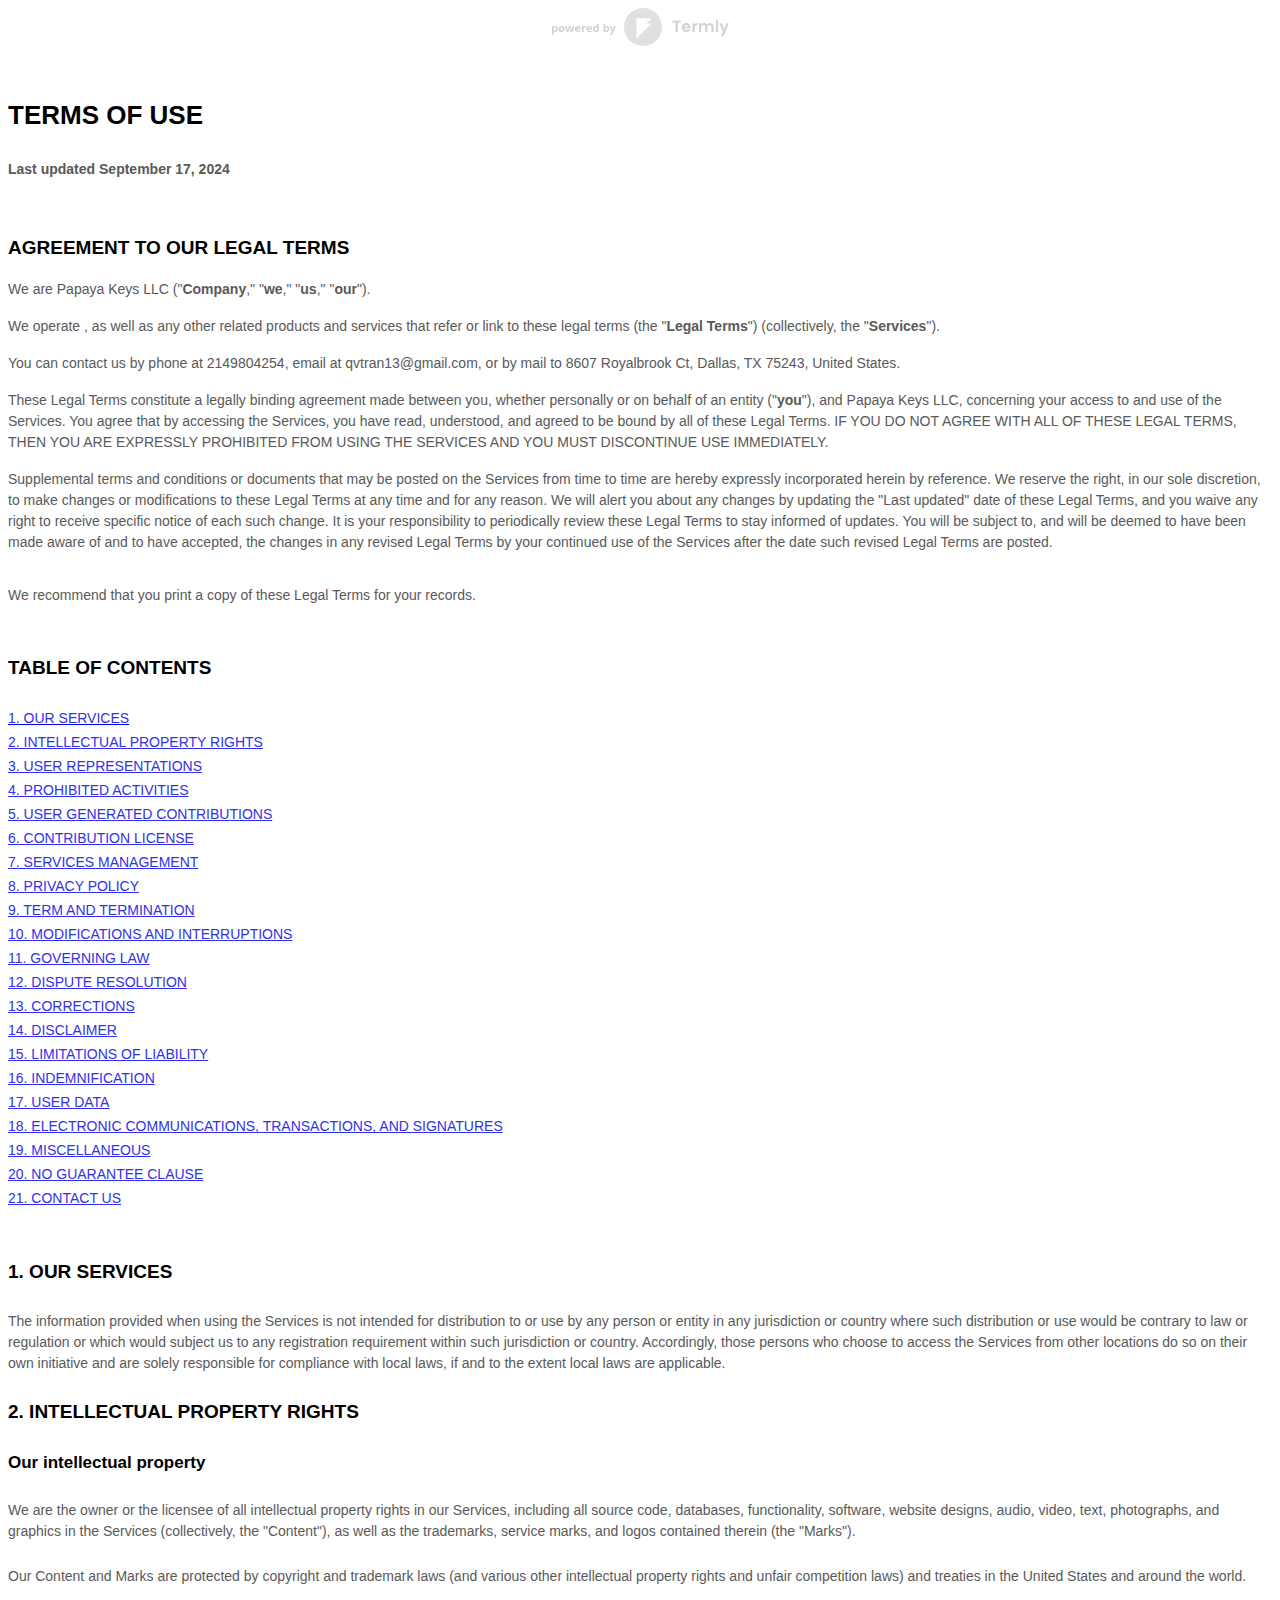
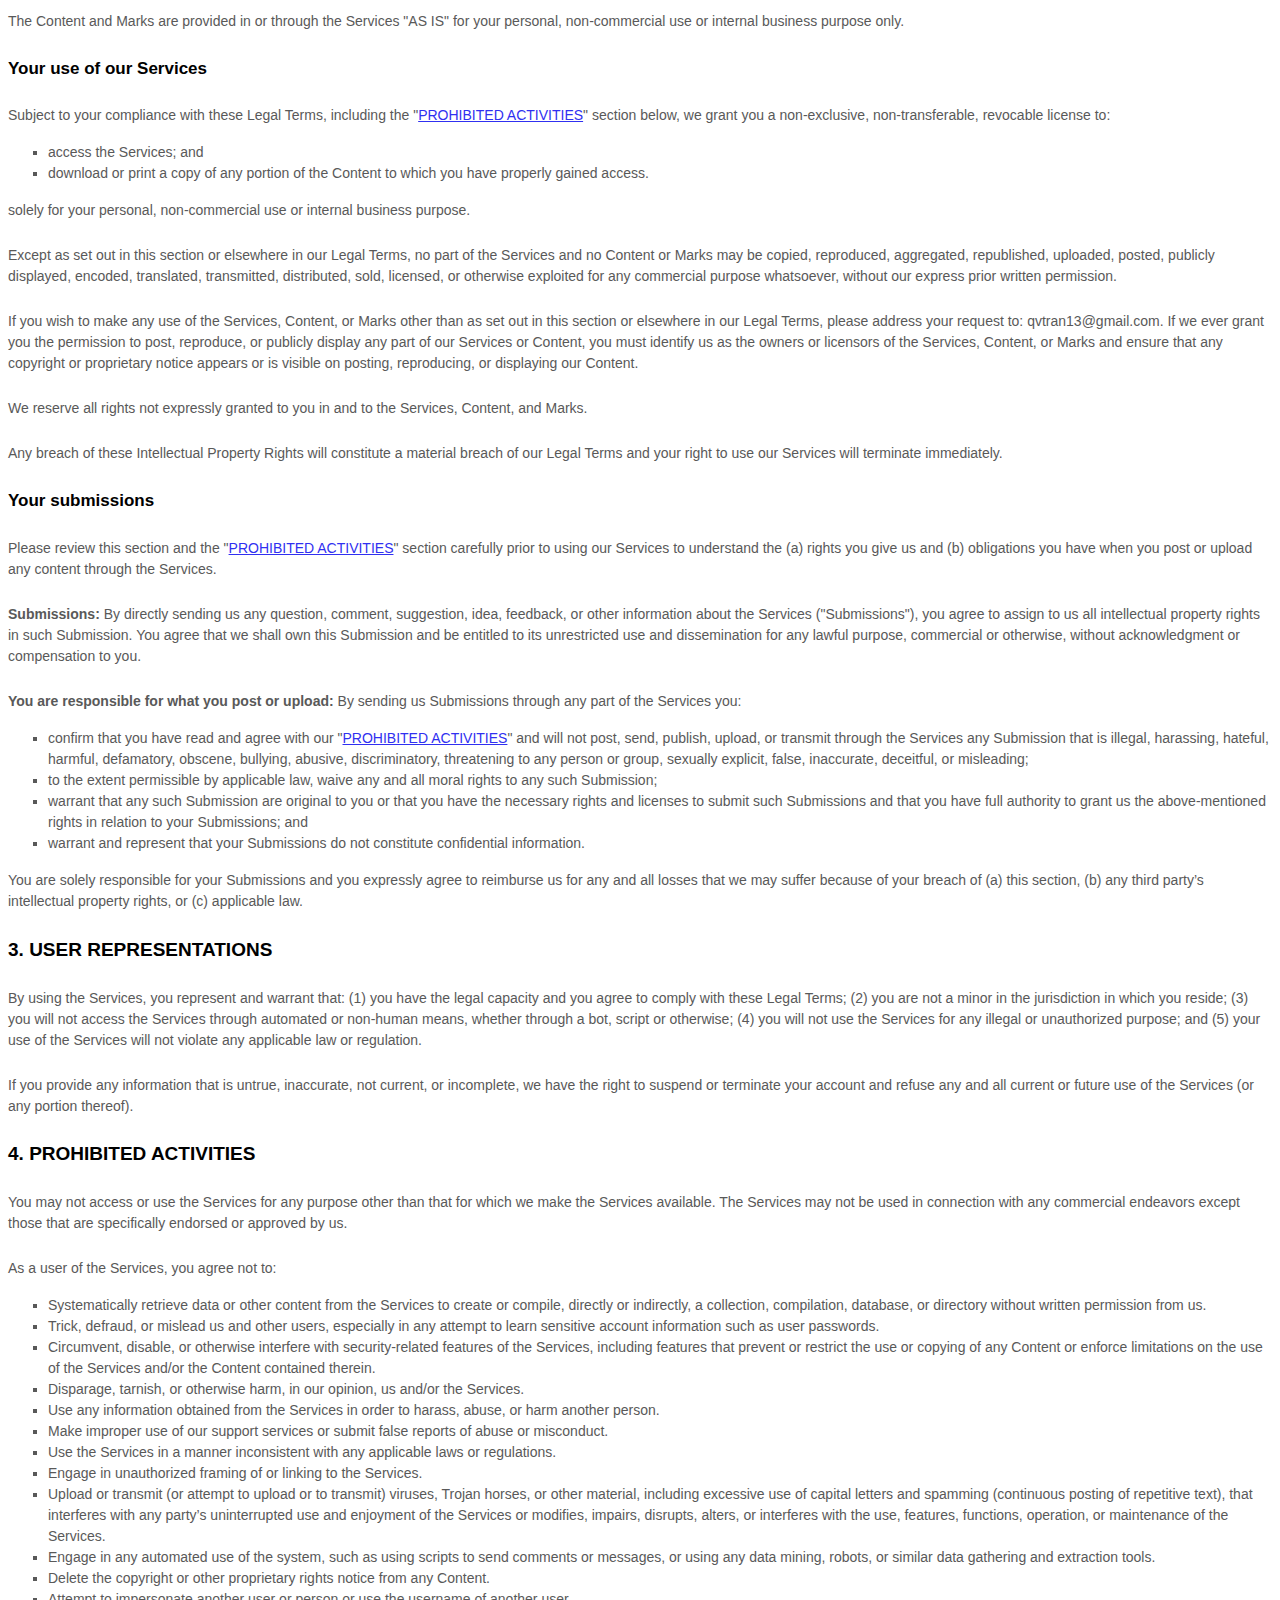
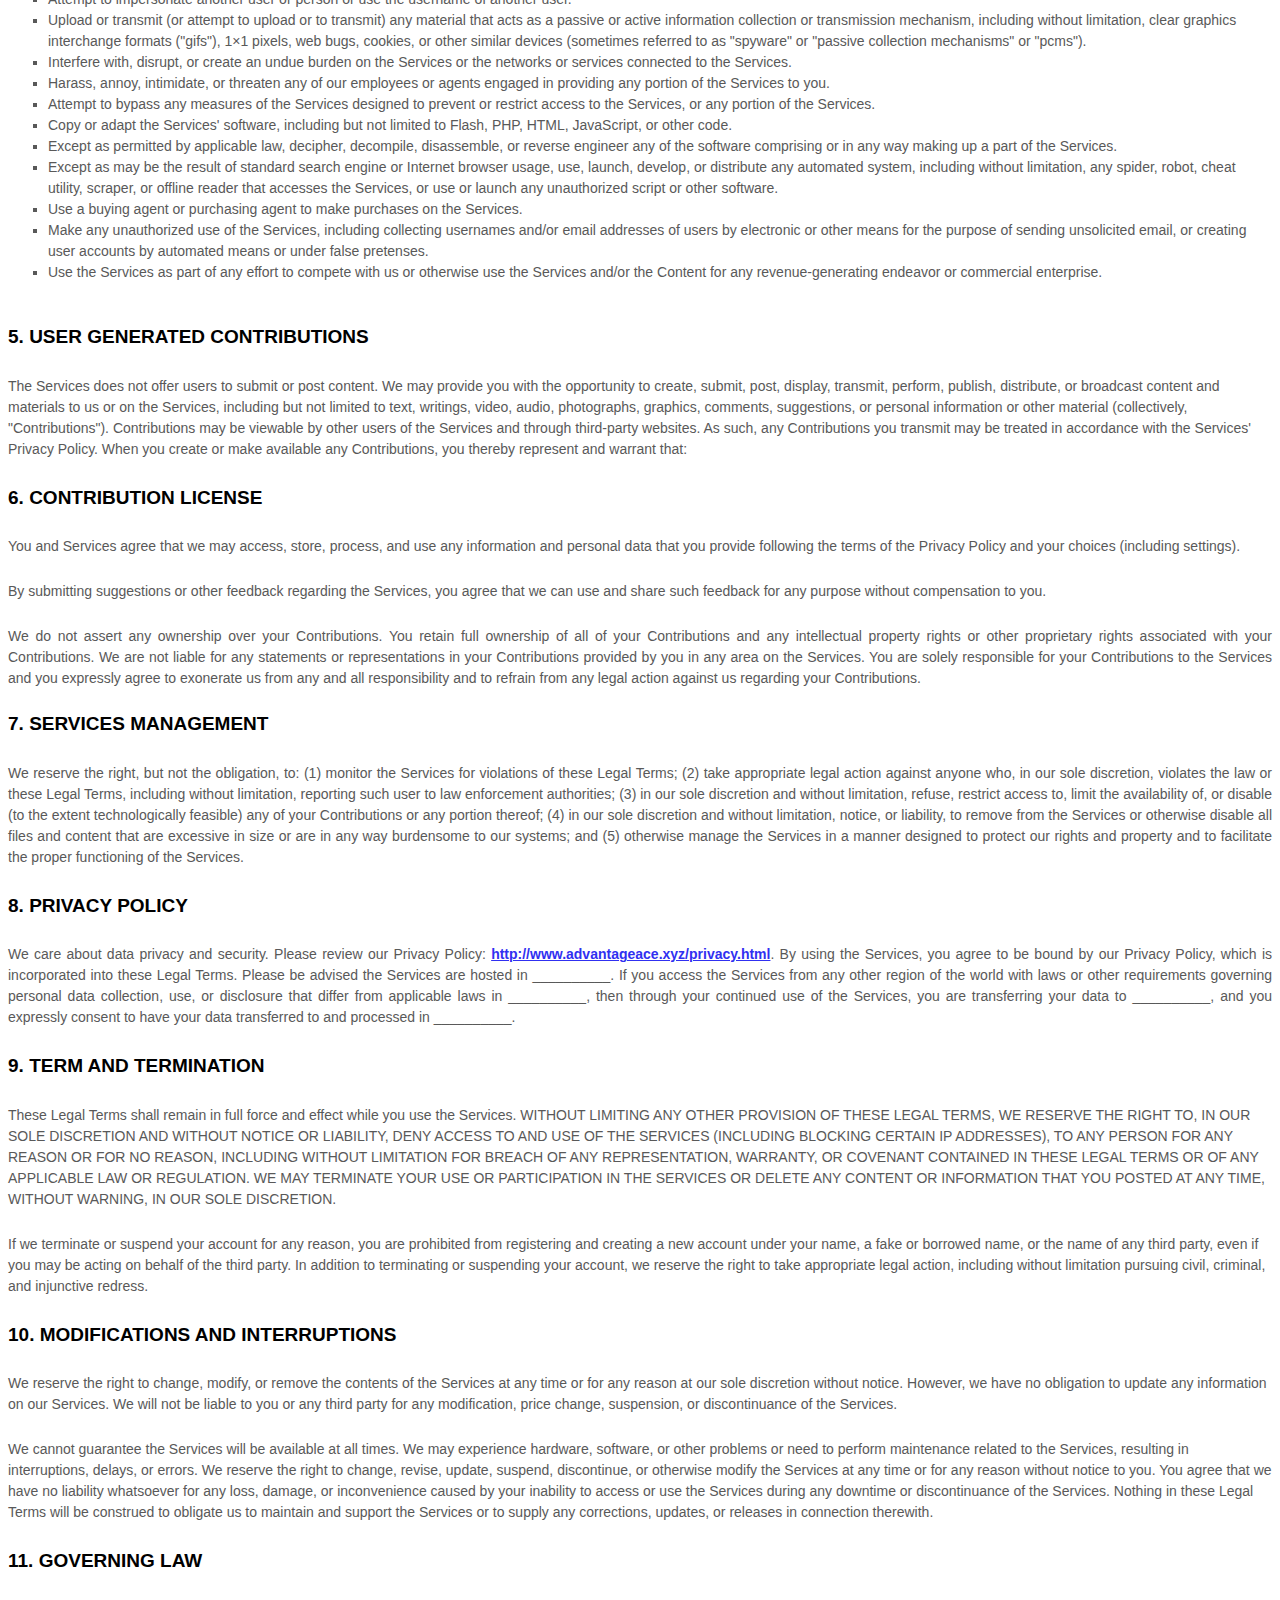
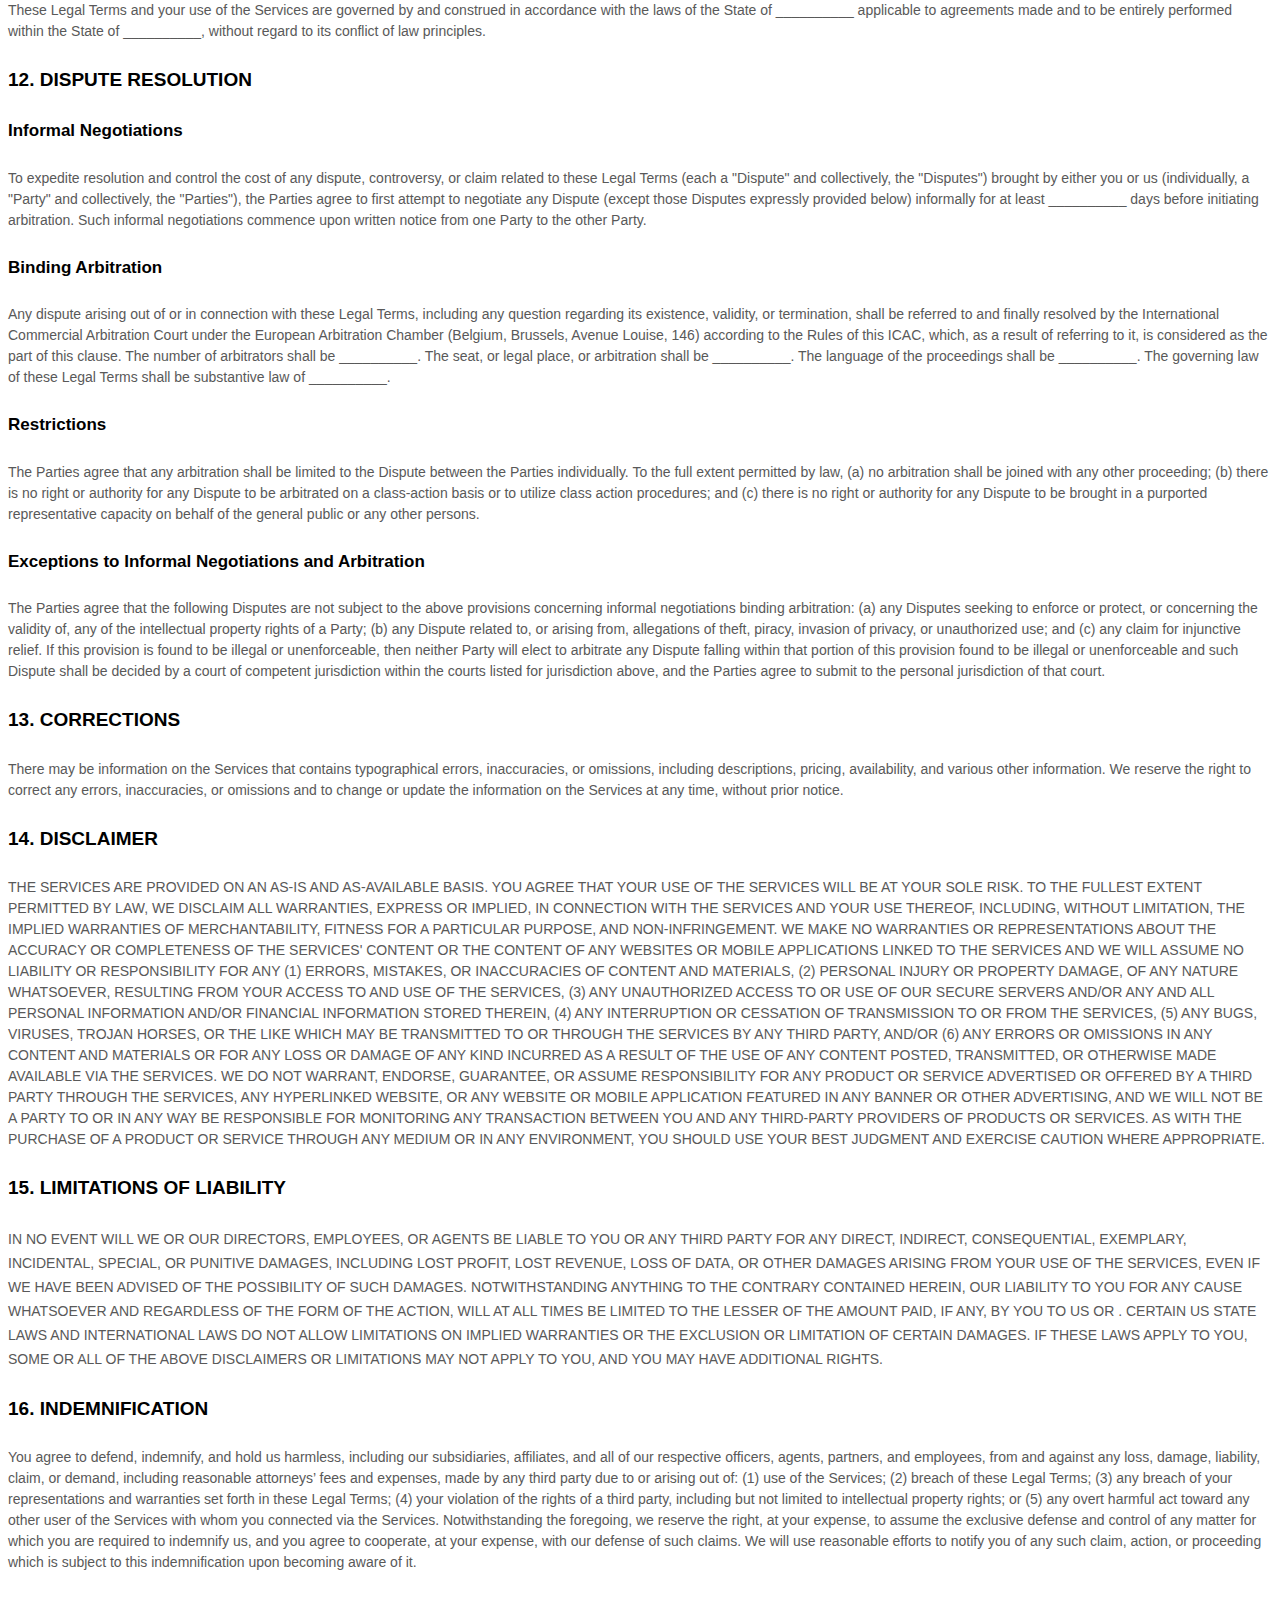
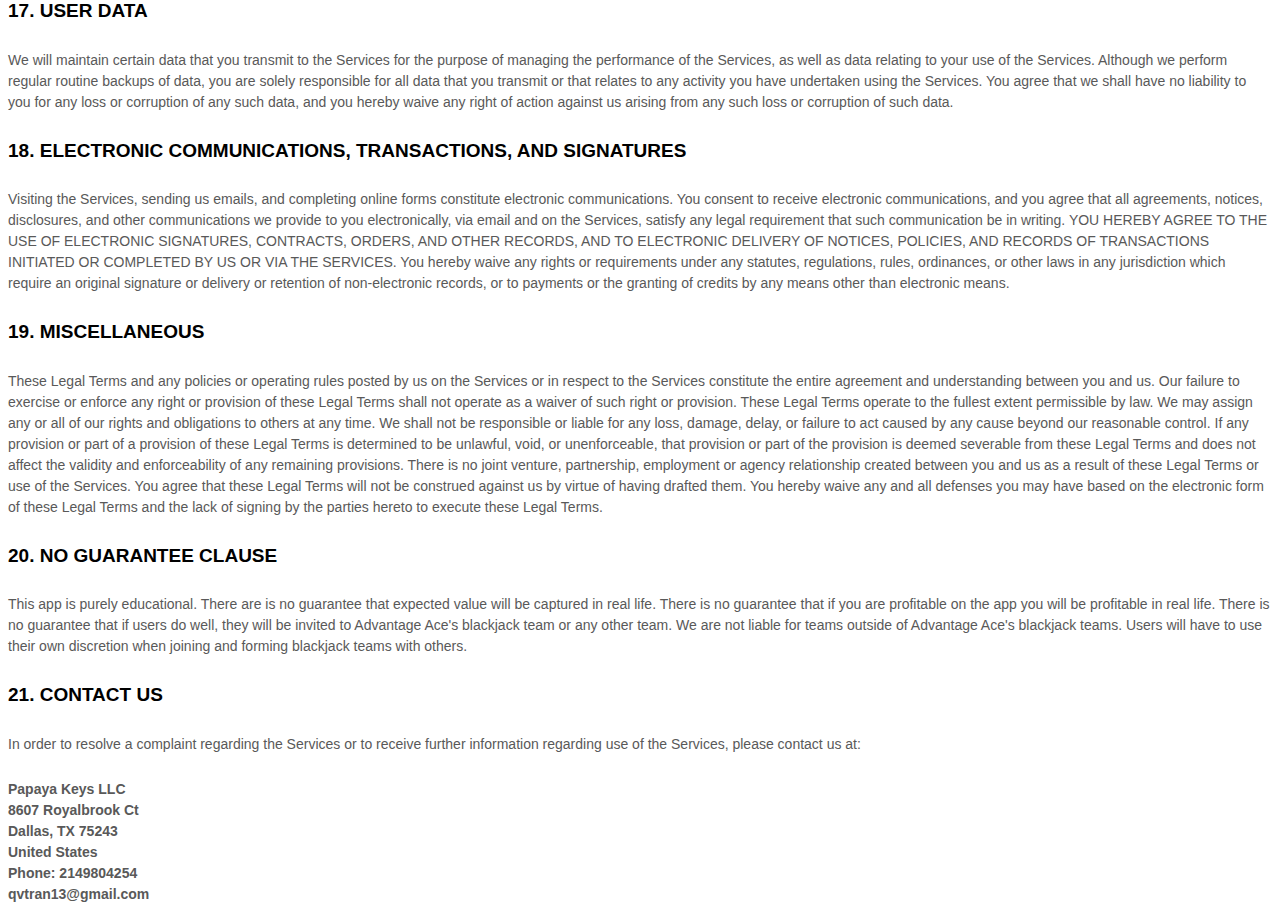
<file: terms.html>
<!DOCTYPE html>
<html>
<body>

<style>
  [data-custom-class='body'], [data-custom-class='body'] * {
          background: transparent !important;
        }
[data-custom-class='title'], [data-custom-class='title'] * {
          font-family: Arial !important;
font-size: 26px !important;
color: #000000 !important;
        }
[data-custom-class='subtitle'], [data-custom-class='subtitle'] * {
          font-family: Arial !important;
color: #595959 !important;
font-size: 14px !important;
        }
[data-custom-class='heading_1'], [data-custom-class='heading_1'] * {
          font-family: Arial !important;
font-size: 19px !important;
color: #000000 !important;
        }
[data-custom-class='heading_2'], [data-custom-class='heading_2'] * {
          font-family: Arial !important;
font-size: 17px !important;
color: #000000 !important;
        }
[data-custom-class='body_text'], [data-custom-class='body_text'] * {
          color: #595959 !important;
font-size: 14px !important;
font-family: Arial !important;
        }
[data-custom-class='link'], [data-custom-class='link'] * {
          color: #3030F1 !important;
font-size: 14px !important;
font-family: Arial !important;
word-break: break-word !important;
        }
</style>
      <span style="display: block;margin: 0 auto 3.125rem;width: 11.125rem;height: 2.375rem;background: url([data-uri]) center no-repeat;"></span>

      <div data-custom-class="body">
      <div align="center" style="text-align: left;"><div class="MsoNormal" data-custom-class="title" style="line-height: 1.5;"><bdt class="block-component"><span style="font-size: 19px;"></span></bdt><span style="font-size: 19px;"><strong>TERMS OF USE</strong><bdt class="else-block"></bdt></span></div><div class="MsoNormal" style="line-height: 1.5;"><br></div><div class="MsoNormal" data-custom-class="subtitle" style="line-height: 1.5;"><strong>Last updated</strong> <bdt class="question"><strong>September 17, 2024</strong></bdt></div><div class="MsoNormal" style="line-height: 1.1;"><br></div><div class="MsoNormal" style="line-height: 115%;"><br></div><div class="MsoNormal" style="line-height: 115%;"><br></div><div style="line-height: 1.5;"><strong><span data-custom-class="heading_1">AGREEMENT TO OUR LEGAL TERMS</span></strong></div></div><div align="center" style="text-align: left;"><div class="MsoNormal" id="agreement" style="line-height: 1.5;"><a name="_6aa3gkhykvst"></a></div></div><div align="center" style="line-height: 1;"><br></div><div align="center" style="text-align: left;"><div class="MsoNormal" data-custom-class="body_text" style="line-height: 1.5;"><span style="font-size:11.0pt;line-height:115%;font-family:Arial;
Calibri;color:#595959;mso-themecolor:text1;mso-themetint:166;">We are <bdt class="block-container question question-in-editor" data-id="9d459c4e-c548-e5cb-7729-a118548965d2" data-type="question">Papaya Keys LLC</bdt><bdt class="block-component"></bdt> (<bdt class="block-component"></bdt>"<strong>Company</strong>," "<strong>we</strong>," "<strong>us</strong>," "<strong>our</strong>"<bdt class="statement-end-if-in-editor"></bdt>)<span style="font-size:11.0pt;line-height:115%;
Arial;mso-fareast-font-family:Calibri;color:#595959;mso-themecolor:text1;
mso-themetint:166;"><span style="font-size:11.0pt;line-height:115%;
Arial;mso-fareast-font-family:Calibri;color:#595959;mso-themecolor:text1;
mso-themetint:166;"><span style="font-size:11.0pt;line-height:115%;
Arial;mso-fareast-font-family:Calibri;color:#595959;mso-themecolor:text1;
mso-themetint:166;"><bdt class="question"><bdt class="block-component">.</bdt></span><bdt class="block-component"></bdt></span></span></span></span></span></span></div></div><div align="center" style="line-height: 1;"><br></div><div align="center" style="text-align: left;"><div class="MsoNormal" data-custom-class="body_text" style="line-height: 1.5;"><span style="font-size:11.0pt;line-height:115%;font-family:Arial;
Calibri;color:#595959;mso-themecolor:text1;mso-themetint:166;">We operate <bdt class="block-component"></bdt><bdt class="block-component"></bdt>, as well as any other related products and services that refer or link to these legal terms (the <bdt class="block-component"></bdt>"<strong>Legal Terms</strong>"<bdt class="statement-end-if-in-editor"></bdt>) (collectively, the <bdt class="block-component"></bdt>"<strong>Services</strong>"<bdt class="statement-end-if-in-editor"></bdt>).<bdt class="block-component"></bdt></span></div><div class="MsoNormal" style="line-height: 1;"><br></div><div class="MsoNormal" data-custom-class="body_text" style="line-height: 1.5;"><span style="font-size:11.0pt;line-height:115%;font-family:Arial;
Calibri;color:#595959;mso-themecolor:text1;mso-themetint:166;">You can contact us by <bdt class="block-component"></bdt>phone at <bdt class="question">2149804254</bdt>, email at <bdt class="question">qvtran13@gmail.com</bdt><bdt class="block-component"></bdt>,<bdt class="statement-end-if-in-editor"></bdt> or by mail to <bdt class="question">8607 Royalbrook Ct</bdt><bdt class="block-component"></bdt>, <bdt class="question">Dallas</bdt><bdt class="block-component"></bdt><bdt class="block-component"></bdt>, <bdt class="question">TX</bdt><bdt class="statement-end-if-in-editor"></bdt><bdt class="block-component"></bdt><bdt class="block-component"></bdt> <bdt class="question">75243</bdt><bdt class="statement-end-if-in-editor"></bdt><bdt class="block-component"></bdt><bdt class="block-component">, </bdt><bdt class="question">United States</bdt><bdt class="statement-end-if-in-editor"></bdt><bdt class="block-component"></bdt>.</span></div><div class="MsoNormal" style="line-height: 1;"><br></div><div class="MsoNormal" data-custom-class="body_text" style="line-height: 1.5;"><span style="font-size:11.0pt;line-height:115%;font-family:Arial;
Calibri;color:#595959;mso-themecolor:text1;mso-themetint:166;">These Legal Terms constitute a legally binding agreement made between you, whether personally or on behalf of an entity (<bdt class="block-component"></bdt>"<strong>you</strong>"<bdt class="statement-end-if-in-editor"></bdt>), and <bdt class="question">Papaya Keys LLC</bdt>, concerning your access to and use of the Services. You agree that by accessing the Services, you have read, understood, and agreed to be bound by all of these Legal Terms. IF YOU DO NOT AGREE WITH ALL OF THESE LEGAL TERMS, THEN YOU ARE EXPRESSLY PROHIBITED FROM USING THE SERVICES AND YOU MUST DISCONTINUE USE IMMEDIATELY.<bdt class="block-component"></bdt></span></div><div class="MsoNormal" style="line-height: 1;"><br></div><div class="MsoNormal" data-custom-class="body_text" style="line-height: 1.5;"><span style="font-size:11.0pt;line-height:115%;font-family:Arial;
Calibri;color:#595959;mso-themecolor:text1;mso-themetint:166;">Supplemental terms and conditions or documents that may be posted on the Services from time to time are hereby expressly incorporated herein by reference. We reserve the right, in our sole discretion, to make changes or modifications to these Legal Terms <bdt class="block-component"></bdt>at any time and for any reason<bdt class="statement-end-if-in-editor"></bdt>. We will alert you about any changes by updating the <bdt class="block-component"></bdt>"Last updated"<bdt class="statement-end-if-in-editor"></bdt> date of these Legal Terms, and you waive any right to receive specific notice of each such change. It is your responsibility to periodically review these Legal Terms to stay informed of updates. You will be subject to, and will be deemed to have been made aware of and to have accepted, the changes in any revised Legal Terms by your continued use of the Services after the date such revised Legal Terms are posted.<bdt class="else-block"></bdt></span></div></div><div align="center" style="line-height: 1;"><br></div><div align="center" style="text-align: left;"><div class="MsoNormal" data-custom-class="body_text" style="line-height: 1.5;"><bdt class="block-container if" data-type="if" id="a2595956-7028-dbe5-123e-d3d3a93ed076"><bdt data-type="conditional-block"><bdt data-type="body"><span style="font-size:11.0pt;line-height:115%;font-family:Arial;
Calibri;color:#595959;mso-themecolor:text1;mso-themetint:166;"><bdt class="block-component"></bdt></bdt></div><div class="MsoNormal" style="line-height: 1;"><br></div><div class="MsoNormal" data-custom-class="body_text" style="line-height: 1.5;">We recommend that you print a copy of these Legal Terms for your records.</div><div class="MsoNormal" style="line-height: 1.5;"><br></div><div class="MsoNormal" style="line-height: 1.5;"><br></div><div class="MsoNormal" data-custom-class="heading_1" style="line-height: 1.5;"><strong>TABLE OF CONTENTS</strong></div><div class="MsoNormal" style="line-height: 1.5;"><br></div><div class="MsoNormal" style="line-height: 1.5;"><a href="#services"><span data-custom-class="link"><span style="color: rgb(0, 58, 250); font-size: 15px;"><span data-custom-class="body_text">1. OUR SERVICES</span></span></span></a></div><div class="MsoNormal" style="line-height: 1.5;"><a data-custom-class="link" href="#ip"><span style="color: rgb(0, 58, 250);"><span data-custom-class="body_text">2. INTELLECTUAL PROPERTY RIGHTS</span></span></a></div><div class="MsoNormal" style="line-height: 1.5;"><a data-custom-class="link" href="#userreps"></a><a data-custom-class="link" href="#userreps"><span style="color: rbg(0, 58, 250); font-size: 15px;"><span data-custom-class="body_text">3. USER REPRESENTATIONS</span></span></a></div><div class="MsoNormal" style="line-height: 1.5;"><span style="font-size: 15px;"><span data-custom-class="body_text"><bdt class="block-component"></bdt></span></span> <a data-custom-class="link" href="#products"></a></div><div class="MsoNormal" style="line-height: 1.5;"><a data-custom-class="link" href="#products"><span style="color: rgb(0, 58, 250); font-size: 15px;"><span data-custom-class="body_text"><bdt class="block-component"></bdt><bdt class="block-component"></bdt><bdt class="statement-end-if-in-editor"></bdt></span></span></a> <a data-custom-class="link" href="#purchases"></a></div><div class="MsoNormal" style="line-height: 1.5;"><a data-custom-class="link" href="#purchases"><span style="color: rgb(0, 58, 250); font-size: 15px;"><span data-custom-class="body_text"><bdt class="block-component"></bdt></span></span></a></div><div class="MsoNormal" style="line-height: 1.5;"><bdt class="block-component"><span style="font-size: 15px;"></span></bdt></div><div class="MsoNormal" style="line-height: 1.5;"><span style="font-size: 15px;"><span data-custom-class="body_text"><bdt class="block-component"></bdt></span></span> <a data-custom-class="link" href="#software"></a> <a data-custom-class="link" href="#software"></a></div><div class="MsoNormal" style="line-height: 1.5;"><a data-custom-class="link" href="#software"><span style="color: rgb(0, 58, 250); font-size: 15px;"><span data-custom-class="body_text"><bdt class="block-component"></bdt></span></span></a> <a data-custom-class="link" href="#prohibited"></a></div><div class="MsoNormal" style="line-height: 1.5;"><a data-custom-class="link" href="#prohibited"><span style="color: rgb(0, 58, 250); font-size: 15px;"><span data-custom-class="body_text">4. PROHIBITED ACTIVITIES</span></span></a> <a data-custom-class="link" href="#ugc"></a></div><div class="MsoNormal" style="line-height: 1.5;"><a data-custom-class="link" href="#ugc"><span style="color: rgb(0, 58, 250); font-size: 15px;"><span data-custom-class="body_text">5. USER GENERATED CONTRIBUTIONS</span></span></a> <a data-custom-class="link" href="#license"></a></div><div class="MsoNormal" style="line-height: 1.5;"><a data-custom-class="link" href="#license"><span style="color: rgb(0, 58, 250); font-size: 15px;"><span data-custom-class="body_text">6. CONTRIBUTION <bdt class="block-component"></bdt>LICENSE<bdt class="statement-end-if-in-editor"></bdt></span></span></a> <a data-custom-class="link" href="#reviews"></a></div><div class="MsoNormal" style="line-height: 1.5;"><a data-custom-class="link" href="#reviews"><span style="color: rgb(0, 58, 250); font-size: 15px;"><span data-custom-class="body_text"><bdt class="block-component"></bdt></span></span></a> <a data-custom-class="link" href="#mobile"></a></div><div class="MsoNormal" style="line-height: 1.5;"><a data-custom-class="link" href="#mobile"><span style="color: rgb(0, 58, 250); font-size: 15px;"><span data-custom-class="body_text"><bdt class="block-component"></bdt></span></span></a> <a data-custom-class="link" href="#socialmedia"></a></div><div class="MsoNormal" style="line-height: 1.5;"><a data-custom-class="link" href="#socialmedia"><span style="color: rgb(0, 58, 250); font-size: 15px;"><span data-custom-class="body_text"><bdt class="block-component"></bdt></span></span></a> <a data-custom-class="link" href="#thirdparty"></a></div><div class="MsoNormal" style="line-height: 1.5;"><a data-custom-class="link" href="#thirdparty"><span style="color: rgb(0, 58, 250); font-size: 15px;"><span data-custom-class="body_text"><bdt class="block-component"></bdt></span></span></a> <a data-custom-class="link" href="#advertisers"></a></div><div class="MsoNormal" style="line-height: 1.5;"><a data-custom-class="link" href="#advertisers"><span style="color: rgb(0, 58, 250); font-size: 15px;"><span data-custom-class="body_text"><bdt class="block-component"></bdt></span></span></a> <a data-custom-class="link" href="#sitemanage"></a></div><div class="MsoNormal" style="line-height: 1.5;"><a data-custom-class="link" href="#sitemanage"><span style="color: rgb(0, 58, 250); font-size: 15px;"><span data-custom-class="body_text">7. SERVICES MANAGEMENT</span></span></a> <a data-custom-class="link" href="#ppyes"></a></div><div class="MsoNormal" style="line-height: 1.5;"><a data-custom-class="link" href="#ppyes"><span style="color: rgb(0, 58, 250); font-size: 15px;"><span data-custom-class="body_text"><bdt class="block-component"></bdt>8. PRIVACY POLICY<bdt class="statement-end-if-in-editor"></bdt></span></span></a> <a data-custom-class="link" href="#ppno"></a></div><div class="MsoNormal" style="line-height: 1.5;"><a data-custom-class="link" href="#ppno"><span style="color: rgb(0, 58, 250); font-size: 15px;"><span data-custom-class="body_text"><bdt class="block-component"></bdt></span></span></a> <a data-custom-class="link" href="#dmca"></a></div><div class="MsoNormal" style="line-height: 1.5;"><a data-custom-class="link" href="#dmca"><span style="color: rgb(0, 58, 250); font-size: 15px;"><span data-custom-class="body_text"><bdt class="block-component"></bdt></span></span></a></div><div class="MsoNormal" style="line-height: 1.5;"><span style="font-size: 15px;"><span data-custom-class="body_text"><bdt class="block-component"></bdt></span></span> <a data-custom-class="link" href="#terms"></a></div><div class="MsoNormal" style="line-height: 1.5;"><a data-custom-class="link" href="#terms"><span style="color: rgb(0, 58, 250); font-size: 15px;"><span data-custom-class="body_text">9. TERM AND TERMINATION</span></span></a> <a data-custom-class="link" href="#modifications"></a></div><div class="MsoNormal" style="line-height: 1.5;"><a data-custom-class="link" href="#modifications"><span style="color: rgb(0, 58, 250); font-size: 15px;"><span data-custom-class="body_text">10. MODIFICATIONS AND INTERRUPTIONS</span></span></a> <a data-custom-class="link" href="#law"></a></div><div class="MsoNormal" style="line-height: 1.5;"><a data-custom-class="link" href="#law"><span style="color: rgb(0, 58, 250); font-size: 15px;"><span data-custom-class="body_text">11. GOVERNING LAW</span></span></a> <a data-custom-class="link" href="#disputes"></a></div><div class="MsoNormal" style="line-height: 1.5;"><a data-custom-class="link" href="#disputes"><span style="color: rgb(0, 58, 250); font-size: 15px;"><span data-custom-class="body_text">12. DISPUTE RESOLUTION</span></span></a> <a data-custom-class="link" href="#corrections"></a></div><div class="MsoNormal" style="line-height: 1.5;"><a data-custom-class="link" href="#corrections"><span style="color: rgb(0, 58, 250); font-size: 15px;"><span data-custom-class="body_text">13. CORRECTIONS</span></span></a> <a data-custom-class="link" href="#disclaimer"></a></div><div class="MsoNormal" style="line-height: 1.5;"><a data-custom-class="link" href="#disclaimer"><span style="color: rgb(0, 58, 250); font-size: 15px;"><span data-custom-class="body_text">14. DISCLAIMER</span></span></a> <a data-custom-class="link" href="#liability"></a></div><div class="MsoNormal" style="line-height: 1.5;"><a data-custom-class="link" href="#liability"><span style="color: rgb(0, 58, 250); font-size: 15px;"><span data-custom-class="body_text">15. LIMITATIONS OF LIABILITY</span></span></a> <a data-custom-class="link" href="#indemnification"></a></div><div class="MsoNormal" style="line-height: 1.5;"><a data-custom-class="link" href="#indemnification"><span style="color: rgb(0, 58, 250); font-size: 15px;"><span data-custom-class="body_text">16. INDEMNIFICATION</span></span></a> <a data-custom-class="link" href="#userdata"></a></div><div class="MsoNormal" style="line-height: 1.5;"><a data-custom-class="link" href="#userdata"><span style="color: rgb(0, 58, 250); font-size: 15px;"><span data-custom-class="body_text">17. USER DATA</span></span></a> <a data-custom-class="link" href="#electronic"></a></div><div class="MsoNormal" style="line-height: 1.5;"><a data-custom-class="link" href="#electronic"><span style="color: rgb(0, 58, 250); font-size: 15px;"><span data-custom-class="body_text">18. ELECTRONIC COMMUNICATIONS, TRANSACTIONS, AND SIGNATURES</span></span></a> <a data-custom-class="link" href="#california"></a></div><div class="MsoNormal" style="line-height: 1.5;"><bdt class="block-component"><span style="font-size: 15px;"></span></bdt></div><div class="MsoNormal" style="line-height: 1.5;"><a data-custom-class="link" href="#california"><span style="color: rgb(0, 58, 250); font-size: 15px;"><span data-custom-class="body_text"><bdt class="block-component"></bdt></span></span></a> <a data-custom-class="link" href="#misc"></a></div><div class="MsoNormal" style="line-height: 1.5;"><a data-custom-class="link" href="#misc"><span style="color: rgb(0, 58, 250); font-size: 15px;"><span data-custom-class="body_text">19. MISCELLANEOUS</span></span></a> <a data-custom-class="link" href="#contact"></a></div><div class="MsoNormal" style="line-height: 1.5;"><bdt class="block-component"></bdt><a data-custom-class="link" href="#addclause"><span style="color: rgb(0, 58, 250);"><span data-custom-class="body_text">20. <bdt class="question">NO GUARANTEE CLAUSE</bdt></span></span></a><bdt class="statement-end-if-in-editor"><span data-custom-class="body_text"></span></bdt></div><div class="MsoNormal" style="line-height: 1.5;"><bdt class="block-component"></bdt></div><div class="MsoNormal" style="line-height: 1.5;"><bdt class="block-component"></bdt></div><div class="MsoNormal" style="line-height: 1.5;"><bdt class="block-component"></bdt></div><div class="MsoNormal" style="line-height: 1.5;"><bdt class="block-component"></bdt></div><div class="MsoNormal" style="line-height: 1.5;"><bdt class="block-component"></bdt></div><div class="MsoNormal" style="line-height: 1.5;"><bdt class="block-component"></bdt></div><div class="MsoNormal" style="line-height: 1.5;"><bdt class="block-component"></bdt></div><div class="MsoNormal" style="line-height: 1.5;"><bdt class="block-component"></bdt></div><div class="MsoNormal" style="line-height: 1.5;"><bdt class="block-component"></bdt></div><div class="MsoNormal" style="line-height: 1.5;"><a data-custom-class="link" href="#contact"><span style="color: rgb(0, 58, 250); font-size: 15px;"><span data-custom-class="body_text">21. CONTACT US</span></span></a></div></div><div align="center" style="text-align: left;"><div class="MsoNormal" data-custom-class="heading_1" style="line-height: 1.5;"><a name="_b6y29mp52qvx"></a></div><div class="MsoNormal" style="line-height: 1.5;"><br></div><div class="MsoNormal" style="line-height: 1.5;"><br></div><div class="MsoNormal" data-custom-class="heading_1" id="services" style="line-height: 1.5;"><strong><span style="font-size: 19px;">1. OUR SERVICES</span></strong></div><div class="MsoNormal" style="line-height: 1.5;"><br></div><div class="MsoNormal" data-custom-class="body_text" style="line-height: 1.5;"><span style="font-size: 15px;">The information provided when using the Services is not intended for distribution to or use by any person or entity in any jurisdiction or country where such distribution or use would be contrary to law or regulation or which would subject us to any registration requirement within such jurisdiction or country. Accordingly, those persons who choose to access the Services from other locations do so on their own initiative and are solely responsible for compliance with local laws, if and to the extent local laws are applicable.<bdt class="block-component"></bdt></div><div class="MsoNormal" style="line-height: 1.5;"><br></div></div><div align="center" data-custom-class="heading_1" style="text-align: left; line-height: 1.5;"><strong><span id="ip" style="font-size: 19px;">2. INTELLECTUAL PROPERTY RIGHTS</span></strong></div><div align="center" style="line-height: 1.5;"><br></div><div align="center" style="text-align: left;"><div class="MsoNormal" data-custom-class="heading_2" style="line-height: 1.5;"><strong>Our intellectual property</strong></div><div class="MsoNormal" style="line-height: 1.5;"><br></div><div class="MsoNormal" data-custom-class="body_text" style="line-height: 1.5;"><span style="font-size:11.0pt;line-height:115%;font-family:Arial;
Calibri;color:#595959;mso-themecolor:text1;mso-themetint:166;">We are the owner or the licensee of all intellectual property rights in our Services, including all source code, databases, functionality, software, website designs, audio, video, text, photographs, and graphics in the Services (collectively, the <bdt class="block-component"></bdt>"Content"<bdt class="statement-end-if-in-editor"></bdt>), as well as the trademarks, service marks, and logos contained therein (the <bdt class="block-component"></bdt>"Marks"<bdt class="statement-end-if-in-editor"></bdt>).</span></div><div class="MsoNormal" style="line-height: 1.5;"><br></div><div class="MsoNormal" data-custom-class="body_text" style="line-height: 1.5;"><span style="font-size:11.0pt;line-height:115%;font-family:Arial;
Calibri;color:#595959;mso-themecolor:text1;mso-themetint:166;">Our Content and Marks are protected by copyright and trademark laws (and various
other intellectual property rights and unfair competition laws) and treaties in the United
States and around the world.</span></div><div class="MsoNormal" style="line-height: 1.5;"><br></div><div class="MsoNormal" data-custom-class="body_text" style="line-height: 1.5;"><span style="font-size:11.0pt;line-height:115%;font-family:Arial;
Calibri;color:#595959;mso-themecolor:text1;mso-themetint:166;">The Content and Marks are provided in or through the Services <bdt class="block-component"></bdt>"AS IS"<bdt class="statement-end-if-in-editor"></bdt> for your <bdt class="block-component"></bdt>personal, non-commercial use or internal business purpose<bdt class="statement-end-if-in-editor"></bdt> only.</span></div><div class="MsoNormal" style="line-height: 1.5;"><br></div><div class="MsoNormal" data-custom-class="heading_2" style="line-height: 1.5;"><strong>Your use of our Services</strong></div><div class="MsoNormal" style="line-height: 1.5;"><br></div><div class="MsoNormal" data-custom-class="body_text" style="line-height: 1.5;"><span style="font-size: 15px;">Subject to your compliance with these Legal Terms, including the <bdt class="block-component"></bdt>"<bdt class="statement-end-if-in-editor"></bdt></span><a data-custom-class="link" href="#prohibited"><span style="color: rgb(0, 58, 250); font-size: 15px;">PROHIBITED ACTIVITIES</span></a><span style="font-size: 15px;"><bdt class="block-component"></bdt>"<bdt class="statement-end-if-in-editor"></bdt> section below, we grant you a non-exclusive, non-transferable, revocable <bdt class="block-component"></bdt>license<bdt class="statement-end-if-in-editor"></bdt> to:</span></div><ul><li class="MsoNormal" data-custom-class="body_text" style="line-height: 1.5;"><span style="font-size: 15px;">access the Services; and</span></li><li class="MsoNormal" data-custom-class="body_text" style="line-height: 1.5;"><span style="font-size: 15px;">download or print a copy of any portion of the Content to which you have properly gained access.</span></li></ul><div class="MsoNormal" data-custom-class="body_text" style="line-height: 1.5;"><span style="font-size:11.0pt;line-height:115%;font-family:Arial;
Calibri;color:#595959;mso-themecolor:text1;mso-themetint:166;">solely for your <bdt class="block-component"></bdt>personal, non-commercial use or internal business purpose<bdt class="statement-end-if-in-editor"></bdt>.</span></div><div class="MsoNormal" style="line-height: 1.5;"><br></div><div class="MsoNormal" data-custom-class="body_text" style="line-height: 1.5;"><span style="font-size:11.0pt;line-height:115%;font-family:Arial;
Calibri;color:#595959;mso-themecolor:text1;mso-themetint:166;">Except as set out in this section or elsewhere in our Legal Terms, no part of the Services and no Content or Marks may be copied, reproduced,
aggregated, republished, uploaded, posted, publicly displayed, encoded,
translated, transmitted, distributed, sold, licensed, or otherwise exploited
for any commercial purpose whatsoever, without our express prior written
permission.</span></div><div class="MsoNormal" style="line-height: 1.5;"><br></div><div class="MsoNormal" data-custom-class="body_text" style="line-height: 1.5;"><span style="font-size:11.0pt;line-height:115%;font-family:Arial;
Calibri;color:#595959;mso-themecolor:text1;mso-themetint:166;">If you wish to make any use of the Services, Content, or Marks other than as set out in this section or elsewhere in our Legal Terms, please address your request to: <bdt class="question">qvtran13@gmail.com</bdt>. If we ever grant you the permission to post, reproduce, or publicly display any part of our Services or Content, you must identify us as the owners or licensors of the Services, Content, or Marks and ensure that any copyright or proprietary notice appears or is visible on posting, reproducing, or displaying our Content.</span></div></div><div align="center" style="line-height: 1.5;"><br></div><div align="center" style="text-align: left;"><div class="MsoNormal" data-custom-class="body_text" style="line-height: 1.5;"><span style="font-size:11.0pt;line-height:115%;font-family:Arial;
Calibri;color:#595959;mso-themecolor:text1;mso-themetint:166;">We reserve all rights not expressly granted to you in and to the Services, Content, and Marks.</span></div><div class="MsoNormal" style="line-height: 1.5;"><br></div><div class="MsoNormal" data-custom-class="body_text" style="line-height: 1.5;"><span style="font-size:11.0pt;line-height:115%;font-family:Arial;
Calibri;color:#595959;mso-themecolor:text1;mso-themetint:166;">Any breach of these Intellectual Property Rights will constitute a material breach of our Legal Terms and your right to use our Services will terminate immediately.</span></div><div class="MsoNormal" style="line-height: 1.5;"><br></div><div class="MsoNormal" data-custom-class="heading_2" style="line-height: 1.5;"><span style="font-size:11.0pt;line-height:115%;font-family:Arial;
Calibri;color:#595959;mso-themecolor:text1;mso-themetint:166;"><strong>Your submissions<bdt class="block-component"></strong></bdt></span></div><div class="MsoNormal" style="line-height: 1.5;"><br></div><div class="MsoNormal" data-custom-class="body_text" style="line-height: 1.5;"><span style="font-size: 15px;">Please review this section and the <bdt class="block-component"></bdt>"<bdt class="statement-end-if-in-editor"></bdt><a data-custom-class="link" href="#prohibited"><span style="color: rgb(0, 58, 250);">PROHIBITED ACTIVITIES</span></a><bdt class="block-component"></bdt>"<bdt class="statement-end-if-in-editor"></bdt> section carefully prior to using our Services to understand the (a) rights you give us and (b) obligations you have when you post or upload any content through the Services.</span></div><div class="MsoNormal" style="line-height: 1.5;"><br></div><div class="MsoNormal" data-custom-class="body_text" style="line-height: 1.5;"><span style="font-size: 15px;"><strong>Submissions:</strong> By directly sending us any question, comment, suggestion, idea, feedback, or other information about the Services (<bdt class="block-component"></bdt>"Submissions"<bdt class="statement-end-if-in-editor"></bdt>), you agree to assign to us all intellectual property rights in such Submission. You agree that we shall own this Submission and be entitled to its unrestricted use and dissemination for any lawful purpose, commercial or otherwise, without acknowledgment or compensation to you.<bdt class="block-component"></bdt></span></div><div class="MsoNormal" style="line-height: 1.5;"><br></div><div class="MsoNormal" data-custom-class="body_text" style="line-height: 1.5;"><span style="font-size: 15px;"><strong>You are responsible for what you post or upload:</strong> By sending us Submissions<bdt class="block-component"></bdt> through any part of the Services<bdt class="block-component"></bdt> you:</span></div><ul><li class="MsoNormal" data-custom-class="body_text" style="line-height: 1.5;"><span style="font-size: 15px;">confirm that you have read and agree with our <bdt class="block-component"></bdt>"<bdt class="statement-end-if-in-editor"></bdt></span><a data-custom-class="link" href="#prohibited"><span style="color: rgb(0, 58, 250); font-size: 15px;">PROHIBITED ACTIVITIES</span></a><span style="font-size: 15px;"><bdt class="block-component"></bdt>"<bdt class="statement-end-if-in-editor"></bdt> and will not post, send, publish, upload, or transmit through the Services any Submission<bdt class="block-component"></bdt> that is illegal, harassing, hateful, harmful, defamatory, obscene, bullying, abusive, discriminatory, threatening to any person or group, sexually explicit, false, inaccurate, deceitful, or misleading;</span></li><li class="MsoNormal" data-custom-class="body_text" style="line-height: 1.5;"><span style="font-size: 15px;">to the extent permissible by applicable law, waive any and all moral rights to any such Submission<bdt class="block-component"></bdt>;</span></li><li class="MsoNormal" data-custom-class="body_text" style="line-height: 1.5;"><span style="font-size: 15px;">warrant that any such Submission<bdt class="block-component"></bdt> are original to you or that you have the necessary rights and <bdt class="block-component"></bdt>licenses<bdt class="statement-end-if-in-editor"></bdt> to submit such Submissions<bdt class="block-component"></bdt> and that you have full authority to grant us the above-mentioned rights in relation to your Submissions<bdt class="block-component"></bdt>; and</span></li><li class="MsoNormal" data-custom-class="body_text" style="line-height: 1.5;"><span style="font-size: 15px;">warrant and represent that your Submissions<bdt class="block-component"></bdt> do not constitute confidential information.</span></li></ul><div class="MsoNormal" data-custom-class="body_text" style="line-height: 1.5;">You are solely responsible for your Submissions<bdt class="block-component"></bdt> and you expressly agree to reimburse us for any and all losses that we may suffer because of your breach of (a) this section, (b) any third party’s intellectual property rights, or (c) applicable law.<bdt class="block-component"></bdt><bdt class="block-component"></bdt></div><div class="MsoNormal" style="line-height: 1.5;"><br></div></div><div align="center" style="text-align: left;"><div class="MsoNormal" data-custom-class="heading_1" id="userreps" style="line-height: 1.5;"><a name="_5hg7kgyv9l8z"></a><strong><span style="line-height: 115%; font-family: Arial; font-size: 19px;"><strong><span style="line-height: 115%; font-family: Arial; font-size: 19px;"><strong><span style="line-height: 115%; font-family: Arial; font-size: 19px;"><strong><span style="line-height: 115%; font-family: Arial; font-size: 19px;">3.</span></strong></span> </strong></span></strong>USER REPRESENTATIONS</span></strong></div></div><div align="center" style="line-height: 1.5;"><br></div><div align="center" style="text-align: left;"><div class="MsoNormal" data-custom-class="body_text" style="line-height: 1.5;"><span style="font-size:11.0pt;line-height:115%;font-family:Arial;
Calibri;color:#595959;mso-themecolor:text1;mso-themetint:166;">By using the Services, you represent and warrant that:</span><bdt class="block-container if" data-type="if" id="d2d82ca8-275f-3f86-8149-8a5ef8054af6"><bdt data-type="conditional-block"><bdt class="block-component" data-record-question-key="user_account_option" data-type="statement"></bdt> </bdt><span style="color: rgb(89, 89, 89); font-size: 11pt;">(</span><span style="color: rgb(89, 89, 89); font-size: 14.6667px;">1</span><span style="color: rgb(89, 89, 89); font-size: 11pt;">) you have the legal capacity and you agree to comply with these Legal Terms;</span><bdt class="block-container if" data-type="if" id="8d4c883b-bc2c-f0b4-da3e-6d0ee51aca13"><bdt data-type="conditional-block"><bdt class="block-component" data-record-question-key="user_u13_option" data-type="statement"></bdt> </bdt><span style="color: rgb(89, 89, 89); font-size: 11pt;">(</span><span style="color: rgb(89, 89, 89); font-size: 14.6667px;">2</span><span style="color: rgb(89, 89, 89); font-size: 11pt;">) you are not a
minor in the jurisdiction in which you reside<bdt class="block-container if" data-type="if" id="76948fab-ec9e-266a-bb91-948929c050c9"><bdt data-type="conditional-block"><bdt class="block-component" data-record-question-key="user_o18_option" data-type="statement"></bdt></bdt>; (</span><span style="color: rgb(89, 89, 89); font-size: 14.6667px;">3</span><span style="color: rgb(89, 89, 89); font-size: 11pt;">) you will not access the Services through automated or non-human means, whether through a bot, script or
otherwise; (</span><span style="color: rgb(89, 89, 89); font-size: 14.6667px;">4</span><span style="color: rgb(89, 89, 89); font-size: 11pt;">) you will not use the Services for any illegal or <bdt class="block-component"></bdt>unauthorized<bdt class="statement-end-if-in-editor"></bdt> purpose; and (</span><span style="color: rgb(89, 89, 89); font-size: 14.6667px;">5</span><span style="color: rgb(89, 89, 89); font-size: 11pt;">) your use of the Services will not violate any applicable law or regulation.</span><span style="color: rgb(89, 89, 89); font-size: 14.6667px;"></span></div></div><div align="center" style="line-height: 1.5;"><br></div><div align="center" style="text-align: left;"><div class="MsoNormal" style="text-align: justify; line-height: 115%;"><div class="MsoNormal" style="line-height: 17.25px;"><div class="MsoNormal" data-custom-class="body_text" style="line-height: 1.5; text-align: left;"><span style="font-size: 11pt; line-height: 16.8667px; color: rgb(89, 89, 89);">If you provide any information that is untrue, inaccurate, not current, or incomplete, we have the right to suspend or terminate your account and refuse any and all current or future use of the Services (or any portion thereof).</span></div><div class="MsoNormal" style="line-height: 1.1; text-align: left;"><bdt class="block-component"></bdt></span></div></bdt></bdt></div><div class="MsoNormal" style="line-height: 1.5; text-align: left;"><bdt class="block-component"><span style="font-size: 15px;"></span></bdt><span style="font-size: 15px;"><bdt class="block-component"></bdt><bdt class="statement-end-if-in-editor"></bdt></span></div><div class="MsoNormal" style="line-height: 1.5; text-align: left;"><bdt class="block-component"><span style="font-size: 15px;"></bdt></bdt></span></div><div class="MsoNormal" style="line-height: 1.5;"><bdt class="block-component"><span style="font-size: 15px;"></bdt></span><bdt class="block-component"><span style="font-size: 15px;"></bdt></span></div><div class="MsoNormal" style="line-height: 1.5;"><bdt class="block-component"></bdt></div><div class="MsoNormal" style="text-align: justify; line-height: 1.5;"><span style="line-height: 115%; font-family: Arial; color: rgb(89, 89, 89);"><bdt data-type="conditional-block" style="color: rgb(10, 54, 90); text-align: left;"><bdt data-type="body"><div class="MsoNormal" style="font-size: 15px; line-height: 1.5;"><br></div></bdt></bdt></span><div class="MsoNormal" data-custom-class="heading_1" id="prohibited" style="text-align: left; line-height: 1.5;"><strong><span style="line-height: 24.5333px; font-size: 19px;"><strong><span style="line-height: 115%; font-family: Arial; font-size: 19px;"><strong><span style="line-height: 115%; font-family: Arial; font-size: 19px;"><strong><span style="line-height: 115%; font-family: Arial; font-size: 19px;">4.</span></strong></span></strong></span> </strong>PROHIBITED ACTIVITIES</span></strong></div></div><div class="MsoNormal" style="line-height: 1.5;"><br></div><div class="MsoNormal" style="text-align: justify; line-height: 1;"><div class="MsoNormal" data-custom-class="body_text" style="line-height: 1.5; text-align: left;"><span style="font-size: 11pt; line-height: 16.8667px; color: rgb(89, 89, 89);">You may not access or use the Services for any purpose other than that for which we make the Services available. The Services may not be used in connection with any commercial <bdt class="block-component"></bdt>endeavors<bdt class="statement-end-if-in-editor"></bdt> except those that are specifically endorsed or approved by us.</span></div></div><div class="MsoNormal" style="line-height: 1.5;"><br></div><div class="MsoNormal" style="text-align: justify; line-height: 1;"><div class="MsoNormal" style="line-height: 17.25px;"><div class="MsoNormal" style="line-height: 1.1;"><div class="MsoNormal" style="line-height: 17.25px;"><div class="MsoNormal" data-custom-class="body_text" style="line-height: 1.5; text-align: left;"><span style="font-size: 11pt; line-height: 16.8667px; color: rgb(89, 89, 89);">As a user of the Services, you agree not to:</span></div></div><ul><li class="MsoNormal" data-custom-class="body_text" style="line-height: 1.5; text-align: left;"><span style="font-size: 11pt; line-height: 16.8667px; color: rgb(89, 89, 89);"><span style="font-family: sans-serif; font-size: 15px; font-style: normal; font-variant-ligatures: normal; font-variant-caps: normal; font-weight: 400; letter-spacing: normal; orphans: 2; text-align: justify; text-indent: -29.4px; text-transform: none; white-space: normal; widows: 2; word-spacing: 0px; -webkit-text-stroke-width: 0px; background-color: rgb(255, 255, 255); text-decoration-style: initial; text-decoration-color: initial; color: rgb(89, 89, 89);">Systematically retrieve data or other content from the Services to create or compile, directly or indirectly, a collection, compilation, database, or directory without written permission from us.</span></span></li><li class="MsoNormal" data-custom-class="body_text" style="line-height: 1.5; text-align: left;"><span style="font-size: 15px;"><span style="line-height: 16.8667px; color: rgb(89, 89, 89);"><span style="font-family: sans-serif; font-style: normal; font-variant-ligatures: normal; font-variant-caps: normal; font-weight: 400; letter-spacing: normal; orphans: 2; text-align: justify; text-indent: -29.4px; text-transform: none; white-space: normal; widows: 2; word-spacing: 0px; -webkit-text-stroke-width: 0px; background-color: rgb(255, 255, 255); text-decoration-style: initial; text-decoration-color: initial; color: rgb(89, 89, 89);"><span style="line-height: 16.8667px; color: rgb(89, 89, 89);"><span style="font-family: sans-serif; font-style: normal; font-variant-ligatures: normal; font-variant-caps: normal; font-weight: 400; letter-spacing: normal; orphans: 2; text-align: justify; text-indent: -29.4px; text-transform: none; white-space: normal; widows: 2; word-spacing: 0px; -webkit-text-stroke-width: 0px; background-color: rgb(255, 255, 255); text-decoration-style: initial; text-decoration-color: initial; color: rgb(89, 89, 89);">Trick, defraud, or mislead us and other users, especially in any attempt to learn sensitive account information such as user passwords.</span></span></span></span></span></li><li class="MsoNormal" data-custom-class="body_text" style="line-height: 1.5; text-align: left;"><span style="font-size: 15px;"><span style="line-height: 16.8667px; color: rgb(89, 89, 89);"><span style="font-family: sans-serif; font-style: normal; font-variant-ligatures: normal; font-variant-caps: normal; font-weight: 400; letter-spacing: normal; orphans: 2; text-align: justify; text-indent: -29.4px; text-transform: none; white-space: normal; widows: 2; word-spacing: 0px; -webkit-text-stroke-width: 0px; background-color: rgb(255, 255, 255); text-decoration-style: initial; text-decoration-color: initial; color: rgb(89, 89, 89);"><span style="line-height: 16.8667px; color: rgb(89, 89, 89);"><span style="font-family: sans-serif; font-style: normal; font-variant-ligatures: normal; font-variant-caps: normal; font-weight: 400; letter-spacing: normal; orphans: 2; text-align: justify; text-indent: -29.4px; text-transform: none; white-space: normal; widows: 2; word-spacing: 0px; -webkit-text-stroke-width: 0px; background-color: rgb(255, 255, 255); text-decoration-style: initial; text-decoration-color: initial; color: rgb(89, 89, 89);">Circumvent, disable, or otherwise interfere with security-related features of the Services, including features that prevent or restrict the use or copying of any Content or enforce limitations on the use of the Services and/or the Content contained therein.</span></span></span></span></span></li><li class="MsoNormal" data-custom-class="body_text" style="line-height: 1.5; text-align: left;"><span style="font-size: 15px;"><span style="line-height: 16.8667px; color: rgb(89, 89, 89);"><span style="font-family: sans-serif; font-style: normal; font-variant-ligatures: normal; font-variant-caps: normal; font-weight: 400; letter-spacing: normal; orphans: 2; text-align: justify; text-indent: -29.4px; text-transform: none; white-space: normal; widows: 2; word-spacing: 0px; -webkit-text-stroke-width: 0px; background-color: rgb(255, 255, 255); text-decoration-style: initial; text-decoration-color: initial; color: rgb(89, 89, 89);"><span style="line-height: 16.8667px; color: rgb(89, 89, 89);"><span style="font-family: sans-serif; font-style: normal; font-variant-ligatures: normal; font-variant-caps: normal; font-weight: 400; letter-spacing: normal; orphans: 2; text-align: justify; text-indent: -29.4px; text-transform: none; white-space: normal; widows: 2; word-spacing: 0px; -webkit-text-stroke-width: 0px; background-color: rgb(255, 255, 255); text-decoration-style: initial; text-decoration-color: initial; color: rgb(89, 89, 89);">Disparage, tarnish, or otherwise harm, in our opinion, us and/or the Services.</span></span></span></span></span></li><li class="MsoNormal" data-custom-class="body_text" style="line-height: 1.5; text-align: left;"><span style="font-size: 15px;"><span style="line-height: 16.8667px; color: rgb(89, 89, 89);"><span style="font-family: sans-serif; font-style: normal; font-variant-ligatures: normal; font-variant-caps: normal; font-weight: 400; letter-spacing: normal; orphans: 2; text-align: justify; text-indent: -29.4px; text-transform: none; white-space: normal; widows: 2; word-spacing: 0px; -webkit-text-stroke-width: 0px; background-color: rgb(255, 255, 255); text-decoration-style: initial; text-decoration-color: initial; color: rgb(89, 89, 89);"><span style="line-height: 16.8667px; color: rgb(89, 89, 89);"><span style="font-family: sans-serif; font-style: normal; font-variant-ligatures: normal; font-variant-caps: normal; font-weight: 400; letter-spacing: normal; orphans: 2; text-align: justify; text-indent: -29.4px; text-transform: none; white-space: normal; widows: 2; word-spacing: 0px; -webkit-text-stroke-width: 0px; background-color: rgb(255, 255, 255); text-decoration-style: initial; text-decoration-color: initial; color: rgb(89, 89, 89);">Use any information obtained from the Services in order to harass, abuse, or harm another person.</span></span></span></span></span></li><li class="MsoNormal" data-custom-class="body_text" style="line-height: 1.5; text-align: left;"><span style="font-size: 15px;"><span style="line-height: 16.8667px; color: rgb(89, 89, 89);"><span style="font-family: sans-serif; font-style: normal; font-variant-ligatures: normal; font-variant-caps: normal; font-weight: 400; letter-spacing: normal; orphans: 2; text-align: justify; text-indent: -29.4px; text-transform: none; white-space: normal; widows: 2; word-spacing: 0px; -webkit-text-stroke-width: 0px; background-color: rgb(255, 255, 255); text-decoration-style: initial; text-decoration-color: initial; color: rgb(89, 89, 89);"><span style="line-height: 16.8667px; color: rgb(89, 89, 89);"><span style="font-family: sans-serif; font-style: normal; font-variant-ligatures: normal; font-variant-caps: normal; font-weight: 400; letter-spacing: normal; orphans: 2; text-align: justify; text-indent: -29.4px; text-transform: none; white-space: normal; widows: 2; word-spacing: 0px; -webkit-text-stroke-width: 0px; background-color: rgb(255, 255, 255); text-decoration-style: initial; text-decoration-color: initial; color: rgb(89, 89, 89);">Make improper use of our support services or submit false reports of abuse or misconduct.</span></span></span></span></span></li><li class="MsoNormal" data-custom-class="body_text" style="line-height: 1.5; text-align: left;"><span style="font-size: 15px;"><span style="line-height: 16.8667px; color: rgb(89, 89, 89);"><span style="font-family: sans-serif; font-style: normal; font-variant-ligatures: normal; font-variant-caps: normal; font-weight: 400; letter-spacing: normal; orphans: 2; text-align: justify; text-indent: -29.4px; text-transform: none; white-space: normal; widows: 2; word-spacing: 0px; -webkit-text-stroke-width: 0px; background-color: rgb(255, 255, 255); text-decoration-style: initial; text-decoration-color: initial; color: rgb(89, 89, 89);"><span style="line-height: 16.8667px; color: rgb(89, 89, 89);"><span style="font-family: sans-serif; font-style: normal; font-variant-ligatures: normal; font-variant-caps: normal; font-weight: 400; letter-spacing: normal; orphans: 2; text-align: justify; text-indent: -29.4px; text-transform: none; white-space: normal; widows: 2; word-spacing: 0px; -webkit-text-stroke-width: 0px; background-color: rgb(255, 255, 255); text-decoration-style: initial; text-decoration-color: initial; color: rgb(89, 89, 89);">Use the Services in a manner inconsistent with any applicable laws or regulations.</span></span></span></span></span></li><li class="MsoNormal" data-custom-class="body_text" style="line-height: 1.5; text-align: left;"><span style="font-size: 15px;"><span style="line-height: 16.8667px; color: rgb(89, 89, 89);"><span style="font-family: sans-serif; font-style: normal; font-variant-ligatures: normal; font-variant-caps: normal; font-weight: 400; letter-spacing: normal; orphans: 2; text-align: justify; text-indent: -29.4px; text-transform: none; white-space: normal; widows: 2; word-spacing: 0px; -webkit-text-stroke-width: 0px; background-color: rgb(255, 255, 255); text-decoration-style: initial; text-decoration-color: initial; color: rgb(89, 89, 89);"><span style="line-height: 16.8667px; color: rgb(89, 89, 89);"><span style="font-family: sans-serif; font-style: normal; font-variant-ligatures: normal; font-variant-caps: normal; font-weight: 400; letter-spacing: normal; orphans: 2; text-align: justify; text-indent: -29.4px; text-transform: none; white-space: normal; widows: 2; word-spacing: 0px; -webkit-text-stroke-width: 0px; background-color: rgb(255, 255, 255); text-decoration-style: initial; text-decoration-color: initial; color: rgb(89, 89, 89);">Engage in <bdt class="block-component"></bdt>unauthorized<bdt class="statement-end-if-in-editor"></bdt> framing of or linking to the Services.</span></span></span></span></span></li><li class="MsoNormal" data-custom-class="body_text" style="line-height: 1.5; text-align: left;"><span style="font-size: 15px;"><span style="line-height: 16.8667px; color: rgb(89, 89, 89);"><span style="font-family: sans-serif; font-style: normal; font-variant-ligatures: normal; font-variant-caps: normal; font-weight: 400; letter-spacing: normal; orphans: 2; text-align: justify; text-indent: -29.4px; text-transform: none; white-space: normal; widows: 2; word-spacing: 0px; -webkit-text-stroke-width: 0px; background-color: rgb(255, 255, 255); text-decoration-style: initial; text-decoration-color: initial; color: rgb(89, 89, 89);"><span style="line-height: 16.8667px; color: rgb(89, 89, 89);"><span style="font-family: sans-serif; font-style: normal; font-variant-ligatures: normal; font-variant-caps: normal; font-weight: 400; letter-spacing: normal; orphans: 2; text-align: justify; text-indent: -29.4px; text-transform: none; white-space: normal; widows: 2; word-spacing: 0px; -webkit-text-stroke-width: 0px; background-color: rgb(255, 255, 255); text-decoration-style: initial; text-decoration-color: initial; color: rgb(89, 89, 89);">Upload or transmit (or attempt to upload or to transmit) viruses, Trojan horses, or other material, including excessive use of capital letters and spamming (continuous posting of repetitive text), that interferes with any party’s uninterrupted use and enjoyment of the Services or modifies, impairs, disrupts, alters, or interferes with the use, features, functions, operation, or maintenance of the Services.</span></span></span></span></span></li><li class="MsoNormal" data-custom-class="body_text" style="line-height: 1.5; text-align: left;"><span style="font-size: 15px;"><span style="line-height: 16.8667px; color: rgb(89, 89, 89);"><span style="font-family: sans-serif; font-style: normal; font-variant-ligatures: normal; font-variant-caps: normal; font-weight: 400; letter-spacing: normal; orphans: 2; text-align: justify; text-indent: -29.4px; text-transform: none; white-space: normal; widows: 2; word-spacing: 0px; -webkit-text-stroke-width: 0px; background-color: rgb(255, 255, 255); text-decoration-style: initial; text-decoration-color: initial; color: rgb(89, 89, 89);"><span style="line-height: 16.8667px; color: rgb(89, 89, 89);"><span style="font-family: sans-serif; font-style: normal; font-variant-ligatures: normal; font-variant-caps: normal; font-weight: 400; letter-spacing: normal; orphans: 2; text-align: justify; text-indent: -29.4px; text-transform: none; white-space: normal; widows: 2; word-spacing: 0px; -webkit-text-stroke-width: 0px; background-color: rgb(255, 255, 255); text-decoration-style: initial; text-decoration-color: initial; color: rgb(89, 89, 89);">Engage in any automated use of the system, such as using scripts to send comments or messages, or using any data mining, robots, or similar data gathering and extraction tools.</span></span></span></span></span></li><li class="MsoNormal" data-custom-class="body_text" style="line-height: 1.5; text-align: left;"><span style="font-size: 15px;"><span style="line-height: 16.8667px; color: rgb(89, 89, 89);"><span style="font-family: sans-serif; font-style: normal; font-variant-ligatures: normal; font-variant-caps: normal; font-weight: 400; letter-spacing: normal; orphans: 2; text-align: justify; text-indent: -29.4px; text-transform: none; white-space: normal; widows: 2; word-spacing: 0px; -webkit-text-stroke-width: 0px; background-color: rgb(255, 255, 255); text-decoration-style: initial; text-decoration-color: initial; color: rgb(89, 89, 89);"><span style="line-height: 16.8667px; color: rgb(89, 89, 89);"><span style="font-family: sans-serif; font-style: normal; font-variant-ligatures: normal; font-variant-caps: normal; font-weight: 400; letter-spacing: normal; orphans: 2; text-align: justify; text-indent: -29.4px; text-transform: none; white-space: normal; widows: 2; word-spacing: 0px; -webkit-text-stroke-width: 0px; background-color: rgb(255, 255, 255); text-decoration-style: initial; text-decoration-color: initial; color: rgb(89, 89, 89);">Delete the copyright or other proprietary rights notice from any Content.</span></span></span></span></span></li><li class="MsoNormal" data-custom-class="body_text" style="line-height: 1.5; text-align: left;"><span style="font-size: 15px;"><span style="line-height: 16.8667px; color: rgb(89, 89, 89);"><span style="font-family: sans-serif; font-style: normal; font-variant-ligatures: normal; font-variant-caps: normal; font-weight: 400; letter-spacing: normal; orphans: 2; text-align: justify; text-indent: -29.4px; text-transform: none; white-space: normal; widows: 2; word-spacing: 0px; -webkit-text-stroke-width: 0px; background-color: rgb(255, 255, 255); text-decoration-style: initial; text-decoration-color: initial; color: rgb(89, 89, 89);"><span style="line-height: 16.8667px; color: rgb(89, 89, 89);"><span style="font-family: sans-serif; font-style: normal; font-variant-ligatures: normal; font-variant-caps: normal; font-weight: 400; letter-spacing: normal; orphans: 2; text-align: justify; text-indent: -29.4px; text-transform: none; white-space: normal; widows: 2; word-spacing: 0px; -webkit-text-stroke-width: 0px; background-color: rgb(255, 255, 255); text-decoration-style: initial; text-decoration-color: initial; color: rgb(89, 89, 89);">Attempt to impersonate another user or person or use the username of another user.</span></span></span></span></span></li><li class="MsoNormal" data-custom-class="body_text" style="line-height: 1.5; text-align: left;"><span style="font-size: 15px;"><span style="line-height: 16.8667px; color: rgb(89, 89, 89);"><span style="font-family: sans-serif; font-style: normal; font-variant-ligatures: normal; font-variant-caps: normal; font-weight: 400; letter-spacing: normal; orphans: 2; text-align: justify; text-indent: -29.4px; text-transform: none; white-space: normal; widows: 2; word-spacing: 0px; -webkit-text-stroke-width: 0px; background-color: rgb(255, 255, 255); text-decoration-style: initial; text-decoration-color: initial; color: rgb(89, 89, 89);"><span style="line-height: 16.8667px; color: rgb(89, 89, 89);"><span style="font-family: sans-serif; font-style: normal; font-variant-ligatures: normal; font-variant-caps: normal; font-weight: 400; letter-spacing: normal; orphans: 2; text-align: justify; text-indent: -29.4px; text-transform: none; white-space: normal; widows: 2; word-spacing: 0px; -webkit-text-stroke-width: 0px; background-color: rgb(255, 255, 255); text-decoration-style: initial; text-decoration-color: initial; color: rgb(89, 89, 89);">Upload or transmit (or attempt to upload or to transmit) any material that acts as a passive or active information collection or transmission mechanism, including without limitation, clear graphics interchange formats (<bdt class="block-component"></bdt>"gifs"<bdt class="statement-end-if-in-editor"></bdt>), 1×1 pixels, web bugs, cookies, or other similar devices (sometimes referred to as <bdt class="block-component"></bdt>"spyware" or "passive collection mechanisms" or "pcms"<bdt class="statement-end-if-in-editor"></bdt>).</span></span></span></span></span></li><li class="MsoNormal" data-custom-class="body_text" style="line-height: 1.5; text-align: left;"><span style="font-size: 15px;"><span style="line-height: 16.8667px; color: rgb(89, 89, 89);"><span style="font-family: sans-serif; font-style: normal; font-variant-ligatures: normal; font-variant-caps: normal; font-weight: 400; letter-spacing: normal; orphans: 2; text-align: justify; text-indent: -29.4px; text-transform: none; white-space: normal; widows: 2; word-spacing: 0px; -webkit-text-stroke-width: 0px; background-color: rgb(255, 255, 255); text-decoration-style: initial; text-decoration-color: initial; color: rgb(89, 89, 89);"><span style="line-height: 16.8667px; color: rgb(89, 89, 89);"><span style="font-family: sans-serif; font-style: normal; font-variant-ligatures: normal; font-variant-caps: normal; font-weight: 400; letter-spacing: normal; orphans: 2; text-align: justify; text-indent: -29.4px; text-transform: none; white-space: normal; widows: 2; word-spacing: 0px; -webkit-text-stroke-width: 0px; background-color: rgb(255, 255, 255); text-decoration-style: initial; text-decoration-color: initial; color: rgb(89, 89, 89);">Interfere with, disrupt, or create an undue burden on the Services or the networks or services connected to the Services.</span></span></span></span></span></li><li class="MsoNormal" data-custom-class="body_text" style="line-height: 1.5; text-align: left;"><span style="font-size: 15px;"><span style="line-height: 16.8667px; color: rgb(89, 89, 89);"><span style="font-family: sans-serif; font-style: normal; font-variant-ligatures: normal; font-variant-caps: normal; font-weight: 400; letter-spacing: normal; orphans: 2; text-align: justify; text-indent: -29.4px; text-transform: none; white-space: normal; widows: 2; word-spacing: 0px; -webkit-text-stroke-width: 0px; background-color: rgb(255, 255, 255); text-decoration-style: initial; text-decoration-color: initial; color: rgb(89, 89, 89);"><span style="line-height: 16.8667px; color: rgb(89, 89, 89);"><span style="font-family: sans-serif; font-style: normal; font-variant-ligatures: normal; font-variant-caps: normal; font-weight: 400; letter-spacing: normal; orphans: 2; text-align: justify; text-indent: -29.4px; text-transform: none; white-space: normal; widows: 2; word-spacing: 0px; -webkit-text-stroke-width: 0px; background-color: rgb(255, 255, 255); text-decoration-style: initial; text-decoration-color: initial; color: rgb(89, 89, 89);">Harass, annoy, intimidate, or threaten any of our employees or agents engaged in providing any portion of the Services to you.</span></span></span></span></span></li><li class="MsoNormal" data-custom-class="body_text" style="line-height: 1.5; text-align: left;"><span style="font-size: 15px;"><span style="line-height: 16.8667px; color: rgb(89, 89, 89);"><span style="font-family: sans-serif; font-style: normal; font-variant-ligatures: normal; font-variant-caps: normal; font-weight: 400; letter-spacing: normal; orphans: 2; text-align: justify; text-indent: -29.4px; text-transform: none; white-space: normal; widows: 2; word-spacing: 0px; -webkit-text-stroke-width: 0px; background-color: rgb(255, 255, 255); text-decoration-style: initial; text-decoration-color: initial; color: rgb(89, 89, 89);"><span style="line-height: 16.8667px; color: rgb(89, 89, 89);"><span style="font-family: sans-serif; font-style: normal; font-variant-ligatures: normal; font-variant-caps: normal; font-weight: 400; letter-spacing: normal; orphans: 2; text-align: justify; text-indent: -29.4px; text-transform: none; white-space: normal; widows: 2; word-spacing: 0px; -webkit-text-stroke-width: 0px; background-color: rgb(255, 255, 255); text-decoration-style: initial; text-decoration-color: initial; color: rgb(89, 89, 89);">Attempt to bypass any measures of the Services designed to prevent or restrict access to the Services, or any portion of the Services.</span></span></span></span></span></li><li class="MsoNormal" data-custom-class="body_text" style="line-height: 1.5; text-align: left;"><span style="font-size: 15px;"><span style="line-height: 16.8667px; color: rgb(89, 89, 89);"><span style="font-family: sans-serif; font-style: normal; font-variant-ligatures: normal; font-variant-caps: normal; font-weight: 400; letter-spacing: normal; orphans: 2; text-align: justify; text-indent: -29.4px; text-transform: none; white-space: normal; widows: 2; word-spacing: 0px; -webkit-text-stroke-width: 0px; background-color: rgb(255, 255, 255); text-decoration-style: initial; text-decoration-color: initial; color: rgb(89, 89, 89);"><span style="line-height: 16.8667px; color: rgb(89, 89, 89);"><span style="font-family: sans-serif; font-style: normal; font-variant-ligatures: normal; font-variant-caps: normal; font-weight: 400; letter-spacing: normal; orphans: 2; text-align: justify; text-indent: -29.4px; text-transform: none; white-space: normal; widows: 2; word-spacing: 0px; -webkit-text-stroke-width: 0px; background-color: rgb(255, 255, 255); text-decoration-style: initial; text-decoration-color: initial; color: rgb(89, 89, 89);">Copy or adapt the Services' software, including but not limited to Flash, PHP, HTML, JavaScript, or other code.</span></span></span></span></span></li><li class="MsoNormal" data-custom-class="body_text" style="line-height: 1.5; text-align: left;"><span style="font-size: 15px;"><span style="line-height: 16.8667px; color: rgb(89, 89, 89);"><span style="font-family: sans-serif; font-style: normal; font-variant-ligatures: normal; font-variant-caps: normal; font-weight: 400; letter-spacing: normal; orphans: 2; text-align: justify; text-indent: -29.4px; text-transform: none; white-space: normal; widows: 2; word-spacing: 0px; -webkit-text-stroke-width: 0px; background-color: rgb(255, 255, 255); text-decoration-style: initial; text-decoration-color: initial; color: rgb(89, 89, 89);"><span style="line-height: 16.8667px; color: rgb(89, 89, 89);"><span style="font-family: sans-serif; font-style: normal; font-variant-ligatures: normal; font-variant-caps: normal; font-weight: 400; letter-spacing: normal; orphans: 2; text-align: justify; text-indent: -29.4px; text-transform: none; white-space: normal; widows: 2; word-spacing: 0px; -webkit-text-stroke-width: 0px; background-color: rgb(255, 255, 255); text-decoration-style: initial; text-decoration-color: initial; color: rgb(89, 89, 89);">Except as permitted by applicable law, decipher, decompile, disassemble, or reverse engineer any of the software comprising or in any way making up a part of the Services.</span></span></span></span></span></li><li class="MsoNormal" data-custom-class="body_text" style="line-height: 1.5; text-align: left;"><span style="font-size: 15px;"><span style="line-height: 16.8667px; color: rgb(89, 89, 89);"><span style="font-family: sans-serif; font-style: normal; font-variant-ligatures: normal; font-variant-caps: normal; font-weight: 400; letter-spacing: normal; orphans: 2; text-align: justify; text-indent: -29.4px; text-transform: none; white-space: normal; widows: 2; word-spacing: 0px; -webkit-text-stroke-width: 0px; background-color: rgb(255, 255, 255); text-decoration-style: initial; text-decoration-color: initial; color: rgb(89, 89, 89);"><span style="line-height: 16.8667px; color: rgb(89, 89, 89);"><span style="font-family: sans-serif; font-style: normal; font-variant-ligatures: normal; font-variant-caps: normal; font-weight: 400; letter-spacing: normal; orphans: 2; text-align: justify; text-indent: -29.4px; text-transform: none; white-space: normal; widows: 2; word-spacing: 0px; -webkit-text-stroke-width: 0px; background-color: rgb(255, 255, 255); text-decoration-style: initial; text-decoration-color: initial; color: rgb(89, 89, 89);">Except as may be the result of standard search engine or Internet browser usage, use, launch, develop, or distribute any automated system, including without limitation, any spider, robot, cheat utility, scraper, or offline reader that accesses the Services, or use or launch any <bdt class="block-component"></bdt>unauthorized<bdt class="statement-end-if-in-editor"></bdt> script or other software.</span></span></span></span></span></li><li class="MsoNormal" data-custom-class="body_text" style="line-height: 1.5; text-align: left;"><span style="font-size: 15px;"><span style="line-height: 16.8667px; color: rgb(89, 89, 89);"><span style="font-family: sans-serif; font-style: normal; font-variant-ligatures: normal; font-variant-caps: normal; font-weight: 400; letter-spacing: normal; orphans: 2; text-align: justify; text-indent: -29.4px; text-transform: none; white-space: normal; widows: 2; word-spacing: 0px; -webkit-text-stroke-width: 0px; background-color: rgb(255, 255, 255); text-decoration-style: initial; text-decoration-color: initial; color: rgb(89, 89, 89);"><span style="line-height: 16.8667px; color: rgb(89, 89, 89);"><span style="font-family: sans-serif; font-style: normal; font-variant-ligatures: normal; font-variant-caps: normal; font-weight: 400; letter-spacing: normal; orphans: 2; text-align: justify; text-indent: -29.4px; text-transform: none; white-space: normal; widows: 2; word-spacing: 0px; -webkit-text-stroke-width: 0px; background-color: rgb(255, 255, 255); text-decoration-style: initial; text-decoration-color: initial; color: rgb(89, 89, 89);">Use a buying agent or purchasing agent to make purchases on the Services.</span></span></span></span></span></li><li class="MsoNormal" data-custom-class="body_text" style="line-height: 1.5; text-align: left;"><span style="font-size: 15px;"><span style="line-height: 16.8667px; color: rgb(89, 89, 89);"><span style="font-family: sans-serif; font-style: normal; font-variant-ligatures: normal; font-variant-caps: normal; font-weight: 400; letter-spacing: normal; orphans: 2; text-align: justify; text-indent: -29.4px; text-transform: none; white-space: normal; widows: 2; word-spacing: 0px; -webkit-text-stroke-width: 0px; background-color: rgb(255, 255, 255); text-decoration-style: initial; text-decoration-color: initial; color: rgb(89, 89, 89);"><span style="line-height: 16.8667px; color: rgb(89, 89, 89);"><span style="font-family: sans-serif; font-style: normal; font-variant-ligatures: normal; font-variant-caps: normal; font-weight: 400; letter-spacing: normal; orphans: 2; text-align: justify; text-indent: -29.4px; text-transform: none; white-space: normal; widows: 2; word-spacing: 0px; -webkit-text-stroke-width: 0px; background-color: rgb(255, 255, 255); text-decoration-style: initial; text-decoration-color: initial; color: rgb(89, 89, 89);">Make any <bdt class="block-component"></bdt>unauthorized<bdt class="statement-end-if-in-editor"></bdt> use of the Services, including collecting usernames and/or email addresses of users by electronic or other means for the purpose of sending unsolicited email, or creating user accounts by automated means or under false <bdt class="block-component"></bdt>pretenses<bdt class="statement-end-if-in-editor"></bdt>.</span></span></span></span></span></li><li class="MsoNormal" data-custom-class="body_text" style="line-height: 1.5; text-align: left;"><span style="font-size: 15px;"><span style="line-height: 16.8667px; color: rgb(89, 89, 89);"><span style="font-family: sans-serif; font-style: normal; font-variant-ligatures: normal; font-variant-caps: normal; font-weight: 400; letter-spacing: normal; orphans: 2; text-align: justify; text-indent: -29.4px; text-transform: none; white-space: normal; widows: 2; word-spacing: 0px; -webkit-text-stroke-width: 0px; background-color: rgb(255, 255, 255); text-decoration-style: initial; text-decoration-color: initial; color: rgb(89, 89, 89);"><span style="line-height: 16.8667px; color: rgb(89, 89, 89);"><span style="font-family: sans-serif; font-style: normal; font-variant-ligatures: normal; font-variant-caps: normal; font-weight: 400; letter-spacing: normal; orphans: 2; text-align: justify; text-indent: -29.4px; text-transform: none; white-space: normal; widows: 2; word-spacing: 0px; -webkit-text-stroke-width: 0px; background-color: rgb(255, 255, 255); text-decoration-style: initial; text-decoration-color: initial; color: rgb(89, 89, 89);">Use the Services as part of any effort to compete with us or otherwise use the Services and/or the Content for any revenue-generating <bdt class="block-component"></bdt>endeavor<bdt class="statement-end-if-in-editor"></bdt> or commercial enterprise.</span><span style="font-size: 11pt; line-height: 16.8667px; color: rgb(89, 89, 89);font-family: sans-serif; font-style: normal; font-variant-ligatures: normal; font-variant-caps: normal; font-weight: 400; letter-spacing: normal; orphans: 2; text-align: justify; text-indent: -29.4px; text-transform: none; white-space: normal; widows: 2; word-spacing: 0px; -webkit-text-stroke-width: 0px; background-color: rgb(255, 255, 255); text-decoration-style: initial; text-decoration-color: initial; color: rgb(89, 89, 89);"><bdt class="forloop-component"></bdt></span></li></ul></div><div class="MsoNormal" style="line-height: 1.5; text-align: left;"><br></div></div><div class="MsoNormal" style="line-height: 17.25px;"><div class="MsoNormal" style="line-height: 1;"><bdt class="block-container if" data-type="if" style="text-align: left;"><bdt data-type="conditional-block"><bdt data-type="body"><div class="MsoNormal" data-custom-class="heading_1" id="ugc" style="line-height: 1.5;"><strong><span style="line-height: 24.5333px; font-size: 19px;"><strong><span style="line-height: 24.5333px; font-size: 19px;"><strong><span style="line-height: 115%; font-family: Arial; font-size: 19px;"><strong><span style="line-height: 115%; font-family: Arial; font-size: 19px;">5.</span></strong></span></strong></span> </strong>USER GENERATED CONTRIBUTIONS</span></strong></div></bdt></bdt></bdt></div><div class="MsoNormal" style="line-height: 1.5; text-align: left;"><br></div><div class="MsoNormal" style="line-height: 1;"><bdt class="block-container if" data-type="if" style="text-align: left;"><bdt data-type="conditional-block"><bdt data-type="body"><div class="MsoNormal" data-custom-class="body_text" style="line-height: 1.5;"><span style="font-size: 11pt; line-height: 16.8667px; color: rgb(89, 89, 89);"><bdt class="block-container if" data-type="if" id="24327c5d-a34f-f7e7-88f1-65a2f788484f" style="text-align: left;"><bdt data-type="conditional-block"><bdt class="block-component" data-record-question-key="user_post_content_option" data-type="statement"></bdt><span style="font-size: 11pt; line-height: 16.8667px; color: rgb(89, 89, 89);">The Services does not offer users to submit or post content.<bdt class="block-component"></bdt> We may provide you with the opportunity to create, submit, post, display, transmit, perform, publish, distribute, or broadcast content and materials to us or on the Services, including but not limited to text, writings, video, audio, photographs, graphics, comments, suggestions, or personal information or other material (collectively, <bdt class="block-component"></bdt>"Contributions"<bdt class="statement-end-if-in-editor"></bdt>). Contributions may be viewable by other users of the Services and through third-party websites.<bdt class="block-component"></bdt> As such, any Contributions you transmit may be treated in accordance with the Services' Privacy Policy.<bdt class="statement-end-if-in-editor"></bdt> When you create or make available any Contributions, you thereby represent and warrant that:<span style="font-size: 11pt; line-height: 16.8667px; color: rgb(89, 89, 89);"><bdt class="statement-end-if-in-editor"><bdt class="block-component"></span></div></bdt></bdt></bdt></div><div class="MsoNormal" style="line-height: 1.5;"><br></div><div class="MsoNormal" style="text-align: justify; line-height: 1;"><bdt class="block-container if" data-type="if" style="text-align: left;"><bdt data-type="conditional-block"><bdt data-type="body"><div class="MsoNormal" data-custom-class="heading_1" id="license" style="line-height: 1.5;"><strong><span style="line-height: 24.5333px; font-size: 19px;"><strong><span style="line-height: 24.5333px; font-size: 19px;"><strong><span style="line-height: 115%; font-family: Arial; font-size: 19px;"><strong><span style="line-height: 115%; font-family: Arial; font-size: 19px;">6.</span></strong></span></strong></span> </strong>CONTRIBUTION <bdt class="block-component"></bdt>LICENSE<bdt class="statement-end-if-in-editor"></bdt></span></strong></div></bdt></bdt></bdt></div><div class="MsoNormal" style="line-height: 1.5;"><br></div><div class="MsoNormal" style="line-height: 1;"><bdt class="block-container if" data-type="if" id="a088ddfb-d8c1-9e58-6f21-958c3f4f0709" style="text-align: left;"><bdt data-type="conditional-block"><bdt class="block-component" data-record-question-key="user_post_content_option" data-type="statement"></bdt></span></bdt></bdt></bdt></div><div class="MsoNormal" data-custom-class="body_text" style="line-height: 1.5;"><span style="font-size: 11pt; line-height: 16.8667px; color: rgb(89, 89, 89);"><span style="font-size: 11pt; line-height: 16.8667px; color: rgb(89, 89, 89);">You and Services agree that we may access, store, process, and use any information and personal data that you provide<bdt class="block-component"></bdt> following the terms of the Privacy Policy<bdt class="statement-end-if-in-editor"></bdt> and your choices (including settings).</span></span></div><div class="MsoNormal" style="line-height: 1.5;"><br></div><div class="MsoNormal" data-custom-class="body_text" style="line-height: 1.5;"><span style="font-size: 11pt; line-height: 16.8667px; color: rgb(89, 89, 89);">By submitting suggestions or other feedback regarding the Services, you agree that we can use and share such feedback for any purpose without compensation to you.<bdt class="block-component"></bdt></span></div><div class="MsoNormal" style="line-height: 1.5;"><br></div><div class="MsoNormal" data-custom-class="body_text" style="line-height: 1.5;"><span style="font-size: 11pt; line-height: 16.8667px; color: rgb(89, 89, 89);">We do not assert any ownership over your Contributions. You retain full ownership of all of your Contributions and any intellectual property rights or other proprietary rights associated with your Contributions. We are not liable for any statements or representations in your Contributions provided by you in any area on the Services. You are solely responsible for your Contributions to the Services and you expressly agree to exonerate us from any and all responsibility and to refrain from any legal action against us regarding your Contributions.<bdt class="statement-end-if-in-editor"></bdt></span></div><div class="MsoNormal" data-custom-class="body_text" style="line-height: 1.5;"><br></div><div class="MsoNormal" data-custom-class="body_text" style="line-height: 1.5;"><span style="font-size: 11pt; line-height: 16.8667px; color: rgb(89, 89, 89);"><span style="font-size: 11pt; line-height: 16.8667px; color: rgb(89, 89, 89);"><span style="font-size: 11pt; line-height: 16.8667px; color: rgb(89, 89, 89);"><bdt class="block-container if" data-type="if" style="text-align: left;"><bdt class="statement-end-if-in-editor" data-type="close"></bdt></bdt></span></span></span></div><div class="MsoNormal" data-custom-class="body_text" style="line-height: 1.5;"><bdt class="block-container if" data-type="if" style="text-align: left;"><bdt data-type="conditional-block"><bdt class="block-component" data-record-question-key="review_option" data-type="statement"></bdt></bdt></span></span></span></div><div class="MsoNormal" style="line-height: 1.5;"><bdt class="block-container if" data-type="if" style="text-align: left;"><bdt data-type="conditional-block"><bdt class="block-component" data-record-question-key="mobile_app_option" data-type="statement"></bdt></bdt></span></span></span></div><div class="MsoNormal" style="line-height: 1.5;"><bdt class="block-container if" data-type="if" style="text-align: left;"><bdt data-type="conditional-block"><bdt class="block-component" data-record-question-key="socialnetwork_link_option" data-type="statement"></span></div></bdt></bdt></bdt></div><div class="MsoNormal" style="line-height: 1.5;"><bdt class="block-container if" data-type="if" style="text-align: left;"><bdt data-type="conditional-block"><bdt class="block-component" data-record-question-key="3rd_party_option" data-type="statement"></bdt></bdt></div><div class="MsoNormal" style="line-height: 1.5;"><bdt class="block-container if" data-type="if" style="text-align: left;"><bdt data-type="conditional-block"><bdt class="block-component" data-record-question-key="advertiser_option" data-type="statement"></bdt></bdt></div><div class="MsoNormal" data-custom-class="heading_1" id="sitemanage" style="line-height: 1.5;"><strong><span style="line-height: 24.5333px; font-size: 19px;"><strong><span style="line-height: 24.5333px; font-size: 19px;"><strong><span style="line-height: 115%; font-family: Arial; font-size: 19px;"><strong><span style="line-height: 115%; font-family: Arial; font-size: 19px;">7.</span></strong></span></strong></span> </strong>SERVICES MANAGEMENT</span></strong></div><div class="MsoNormal" style="line-height: 1.5;"><br></div><div class="MsoNormal" data-custom-class="body_text" style="line-height: 1.5;">We reserve the right, but not the obligation, to: (1) monitor the Services for violations of these Legal Terms; (2) take appropriate legal action against anyone who, in our sole discretion, violates the law or these Legal Terms, including without limitation, reporting such user to law enforcement authorities; (3) in our sole discretion and without limitation, refuse, restrict access to, limit the availability of, or disable (to the extent technologically feasible) any of your Contributions or any portion thereof; (4) in our sole discretion and without limitation, notice, or liability, to remove from the Services or otherwise disable all files and content that are excessive in size or are in any way burdensome to our systems; and (5) otherwise manage the Services in a manner designed to protect our rights and property and to facilitate the proper functioning of the Services.</div><div class="MsoNormal" style="line-height: 1.5;"><br></div><div class="MsoNormal" style="line-height: 1.5;"><bdt class="block-container if" data-type="if" style="text-align: left;"><bdt data-type="conditional-block"><bdt class="block-component" data-record-question-key="privacy_policy_option" data-type="statement"></bdt></bdt></bdt></div><div class="MsoNormal" data-custom-class="heading_1" id="ppyes" style="line-height: 1.5;"><strong><span style="line-height: 24.5333px; font-size: 19px;"><strong><span style="line-height: 115%; font-family: Arial; font-size: 19px;"><strong><span style="line-height: 115%; font-family: Arial; font-size: 19px;">8.</span></strong></span></strong> </span>PRIVACY POLICY</strong></div><div class="MsoNormal" style="line-height: 1.5;"><br></div><div class="MsoNormal" data-custom-class="body_text" style="line-height: 1.5;"><span style="font-size: 11pt; line-height: 16.8667px; color: rgb(89, 89, 89);">We care about data privacy and security. Please review our Privacy Policy:<strong> <span style="color: rgb(0, 58, 250);"><bdt class="block-container question question-in-editor" data-id="d10c7fd7-0685-12ac-c717-cbc45ff916d1" data-type="question"><a href="http://www.advantageace.xyz/privacy.html" target="_blank" data-custom-class="link">http://www.advantageace.xyz/privacy.html</a></bdt></span></strong>. By using the Services, you agree to be bound by our Privacy Policy, which is incorporated into these Legal Terms. Please be advised the Services are hosted in <bdt class="block-component"></bdt><bdt class="question">__________</bdt><bdt class="statement-end-if-in-editor"></bdt><bdt class="block-component"></bdt>. If you access the Services from any other region of the world with laws or other requirements governing personal data collection, use, or disclosure that differ from applicable laws in <span style="font-size: 11pt; line-height: 16.8667px; color: rgb(89, 89, 89);"><bdt class="block-component"></bdt><bdt class="question">__________</bdt><bdt class="statement-end-if-in-editor"></bdt></span><bdt class="block-component"></bdt>, then through your continued use of the Services, you are transferring your data to <span style="font-size: 11pt; line-height: 16.8667px; color: rgb(89, 89, 89);"><bdt class="block-component"></bdt><bdt class="question">__________</bdt><bdt class="statement-end-if-in-editor"></bdt></span><bdt class="block-component"></bdt>, and you expressly consent to have your data transferred to and processed in <span style="font-size: 11pt; line-height: 16.8667px; color: rgb(89, 89, 89);"><bdt class="block-component"></bdt><bdt class="question">__________</bdt><bdt class="statement-end-if-in-editor"></bdt></span><bdt class="block-component"></bdt>.<bdt class="block-component"></bdt></span></bdt></bdt></span></div><div class="MsoNormal" style="line-height: 1.5;"><br></div><div class="MsoNormal" style="line-height: 1.5;"><bdt class="block-container if" data-type="if" style="text-align: left;"><bdt class="statement-end-if-in-editor" data-type="close"></bdt></bdt><bdt class="block-container if" data-type="if"><bdt data-type="conditional-block"><bdt class="block-component" data-record-question-key="privacy_policy_followup" data-type="statement" style="font-size: 14.6667px;"></bdt></span></bdt></bdt></span></bdt></bdt></bdt></span></bdt></bdt></span></bdt></span></bdt></bdt></span></bdt></bdt></bdt></span></bdt></bdt></span></div><div class="MsoNormal" style="line-height: 1.5;"><bdt class="block-container if" data-type="if" style="text-align: left;"><bdt data-type="conditional-block"><bdt class="block-component" data-record-question-key="copyright_agent_option" data-type="statement"><bdt class="block-component"></bdt></bdt></div><div class="MsoNormal" style="line-height: 1.5; text-align: left;"><bdt class="block-component"></bdt></div><div class="MsoNormal" data-custom-class="heading_1" id="terms" style="line-height: 1.5; text-align: left;"><strong><span style="line-height: 24.5333px; font-size: 19px;"><strong><span style="line-height: 24.5333px; font-size: 19px;"><strong><span style="line-height: 115%; font-family: Arial; font-size: 19px;"><strong><span style="line-height: 115%; font-family: Arial; font-size: 19px;">9.</span></strong></span></strong></span> </strong>TERM AND TERMINATION</span></strong></div><div class="MsoNormal" style="line-height: 1.5; text-align: left;"><br></div><div class="MsoNormal" data-custom-class="body_text" style="line-height: 1.5; text-align: left;"><span style="font-size: 11pt; line-height: 16.8667px; color: rgb(89, 89, 89);">These Legal Terms shall remain in full force and effect while you use the Services. WITHOUT LIMITING ANY OTHER PROVISION OF THESE LEGAL TERMS, WE RESERVE THE RIGHT TO, IN OUR SOLE DISCRETION AND WITHOUT NOTICE OR LIABILITY, DENY ACCESS TO AND USE OF THE SERVICES (INCLUDING BLOCKING CERTAIN IP ADDRESSES), TO ANY PERSON FOR ANY REASON OR FOR NO REASON, INCLUDING WITHOUT LIMITATION FOR BREACH OF ANY REPRESENTATION, WARRANTY, OR COVENANT CONTAINED IN THESE LEGAL TERMS OR OF ANY APPLICABLE LAW OR REGULATION. WE MAY TERMINATE YOUR USE OR PARTICIPATION IN THE SERVICES OR DELETE <bdt class="block-container if" data-type="if" id="a6e121c2-36b4-5066-bf9f-a0a33512e768"><bdt data-type="conditional-block"><bdt class="block-component" data-record-question-key="user_account_option" data-type="statement"></bdt></bdt>ANY CONTENT OR INFORMATION THAT YOU POSTED AT ANY TIME, WITHOUT WARNING, IN OUR SOLE DISCRETION.</span></div><div class="MsoNormal" style="line-height: 1.5; text-align: left;"><br></div><div class="MsoNormal" data-custom-class="body_text" style="line-height: 1.5; text-align: left;"><span style="font-size: 11pt; line-height: 16.8667px; color: rgb(89, 89, 89);">If we terminate or suspend your account for any reason, you are prohibited from registering and creating a new account under your name, a fake or borrowed name, or the name of any third party, even if you may be acting on behalf of the third party. In addition to terminating or suspending your account, we reserve the right to take appropriate legal action, including without limitation pursuing civil, criminal, and injunctive redress.</span></div><div class="MsoNormal" style="line-height: 1.5; text-align: left;"><br></div><div class="MsoNormal" data-custom-class="heading_1" id="modifications" style="line-height: 1.5; text-align: left;"><strong><span style="line-height: 24.5333px; font-size: 19px;"><strong><span style="line-height: 24.5333px; font-size: 19px;"><strong><span style="line-height: 115%; font-family: Arial; font-size: 19px;"><strong><span style="line-height: 115%; font-family: Arial; font-size: 19px;">10.</span></strong></span></strong></span> </strong>MODIFICATIONS AND INTERRUPTIONS</span></strong></div><div class="MsoNormal" style="line-height: 1.5; text-align: left;"><br></div><div class="MsoNormal" data-custom-class="body_text" style="line-height: 1.5; text-align: left;"><span style="font-size: 11pt; line-height: 16.8667px; color: rgb(89, 89, 89);">We reserve the right to change, modify, or remove the contents of the Services at any time or for any reason at our sole discretion without notice. However, we have no obligation to update any information on our Services.<bdt class="block-component"></bdt> We will not be liable to you or any third party for any modification, price change, suspension, or discontinuance of the Services.</span></div><div class="MsoNormal" style="line-height: 1.5; text-align: left;"><br></div><div class="MsoNormal" data-custom-class="body_text" style="line-height: 1.5; text-align: left;"><span style="font-size: 11pt; line-height: 16.8667px; color: rgb(89, 89, 89);">We cannot guarantee the Services will be available at all times. We may experience hardware, software, or other problems or need to perform maintenance related to the Services, resulting in interruptions, delays, or errors. We reserve the right to change, revise, update, suspend, discontinue, or otherwise modify the Services at any time or for any reason without notice to you. You agree that we have no liability whatsoever for any loss, damage, or inconvenience caused by your inability to access or use the Services during any downtime or discontinuance of the Services. Nothing in these Legal Terms will be construed to obligate us to maintain and support the Services or to supply any corrections, updates, or releases in connection therewith.</span></div><div class="MsoNormal" style="line-height: 1.5; text-align: left;"><br></div><div class="MsoNormal" data-custom-class="heading_1" id="law" style="line-height: 1.5; text-align: left;"><strong><span style="line-height: 24.5333px; font-size: 19px;"><strong><span style="line-height: 24.5333px; font-size: 19px;"><strong><span style="line-height: 115%; font-family: Arial; font-size: 19px;"><strong><span style="line-height: 115%; font-family: Arial; font-size: 19px;">11.</span></strong></span></strong></span> </strong>GOVERNING LAW</span></strong></div><div class="MsoNormal" style="line-height: 1.5; text-align: left;"><br></div><div class="MsoNormal" style="line-height: 1.5; text-align: left;"><span style="font-size: 11pt; line-height: 16.8667px; color: rgb(89, 89, 89);"><bdt class="block-component"></bdt></span></div><div class="MsoNormal" data-custom-class="body_text" style="line-height: 1.5; text-align: left;"><span style="font-size: 11pt; line-height: 16.8667px; color: rgb(89, 89, 89);">These Legal Terms and your use of the Services are governed by and construed in accordance with the laws of <bdt class="block-container if" data-type="if" id="b86653c1-52f0-c88c-a218-e300b912dd6b"><bdt data-type="conditional-block"><bdt class="block-component" data-record-question-key="governing_law" data-type="statement"></bdt><bdt data-type="body">the State of <bdt class="block-container question question-in-editor" data-id="b61250bd-6b61-32ea-a9e7-4a02690297c3" data-type="question">__________</bdt></bdt></bdt><bdt class="statement-end-if-in-editor" data-type="close"></bdt></bdt> applicable to agreements made and to be entirely performed within<bdt class="block-container if" data-type="if" id="b86653c1-52f0-c88c-a218-e300b912dd6b" style="font-size: 14.6667px;"><bdt data-type="conditional-block"> <span style="font-size: 11pt; line-height: 16.8667px; color: rgb(89, 89, 89);"><bdt class="block-container if" data-type="if" id="b86653c1-52f0-c88c-a218-e300b912dd6b"><bdt data-type="conditional-block"><bdt class="block-component" data-record-question-key="governing_law" data-type="statement"></bdt><bdt data-type="body">the State of <bdt class="block-container question question-in-editor" data-id="b61250bd-6b61-32ea-a9e7-4a02690297c3" data-type="question">__________</bdt></bdt></bdt><bdt class="statement-end-if-in-editor" data-type="close"></bdt></bdt><span style="font-size: 14.6667px;">, </span>without regard to its conflict of law principles.<bdt class="block-component"></bdt></span></div><div class="MsoNormal" style="line-height: 1.5; text-align: left;"><br></div><div class="MsoNormal" data-custom-class="heading_1" id="disputes" style="line-height: 1.5; text-align: left;"><strong><span style="line-height: 24.5333px; font-size: 19px;"><strong><span style="line-height: 24.5333px; font-size: 19px;"><strong><span style="line-height: 115%; font-family: Arial; font-size: 19px;"><strong><span style="line-height: 115%; font-family: Arial; font-size: 19px;">12.</span></strong></span></strong></span> </strong>DISPUTE RESOLUTION</span></strong></div><div class="MsoNormal" style="line-height: 1.5; text-align: left;"><br></div><div class="MsoNormal" style="line-height: 1.5; text-align: left;"><bdt class="block-component"></bdt></bdt></div><div class="MsoNormal" style="line-height: 1.5; text-align: left;"><bdt class="block-component"></bdt></div><div class="MsoNormal" data-custom-class="heading_2" style="line-height: 1.5; text-align: left;"><strong>Informal Negotiations</strong></div><div class="MsoNormal" style="line-height: 1.5; text-align: left;"><br></div><div class="MsoNormal" data-custom-class="body_text" style="line-height: 1.5; text-align: left;"><span style="font-size: 15px;">To expedite resolution and control the cost of any dispute, controversy, or claim related to these Legal Terms (each a <bdt class="block-component"></bdt>"Dispute" and collectively, the "Disputes"<bdt class="statement-end-if-in-editor"></bdt>) brought by either you or us (individually, a <bdt class="block-component"></bdt>"Party" and collectively, the "Parties"<bdt class="statement-end-if-in-editor"></bdt>), the Parties agree to first attempt to negotiate any Dispute (except those Disputes expressly provided below) informally for at least <bdt class="question">__________</bdt> days before initiating arbitration. Such informal negotiations commence upon written notice from one Party to the other Party.</span></div><div class="MsoNormal" style="line-height: 1.5; text-align: left;"><br></div><div class="MsoNormal" style="line-height: 1.5; text-align: left;"><bdt class="statement-end-if-in-editor"></bdt></div><div class="MsoNormal" data-custom-class="heading_2" style="line-height: 1.5; text-align: left;"><strong>Binding Arbitration</strong></div><div class="MsoNormal" style="line-height: 1.5; text-align: left;"><br></div><div class="MsoNormal" data-custom-class="body_text" style="line-height: 1.5; text-align: left;"><bdt class="block-component"><span style="font-size: 15px;"></bdt></div><div class="MsoNormal" data-custom-class="body_text" style="line-height: 1.5; text-align: left;">Any dispute arising out of or in connection with these Legal Terms, including any question regarding its existence, validity, or termination, shall be referred to and finally resolved by the International Commercial Arbitration Court under the European Arbitration Chamber (Belgium, Brussels, Avenue Louise, 146) according to the Rules of this ICAC, which, as a result of referring to it, is considered as the part of this clause. The number of arbitrators shall be <bdt class="question">__________</bdt>. The seat, or legal place, or arbitration shall be <bdt class="block-component"></bdt><bdt class="block-component"></bdt><bdt class="block-component"></bdt><bdt class="question">__________</bdt><bdt class="statement-end-if-in-editor"><bdt class="statement-end-if-in-editor"></bdt><bdt class="statement-end-if-in-editor"></bdt></bdt>. The language of the proceedings shall be <bdt class="question">__________</bdt>. The governing law of these Legal Terms shall be substantive law of <bdt class="block-component"></bdt><bdt class="block-component"></bdt><bdt class="question">__________</bdt><bdt class="statement-end-if-in-editor"><bdt class="statement-end-if-in-editor"></bdt></bdt>.<bdt class="statement-end-if-in-editor"><bdt class="statement-end-if-in-editor"></bdt></bdt></div><div class="MsoNormal" style="line-height: 1.5; text-align: left;"><br></div><div class="MsoNormal" data-custom-class="heading_2" style="line-height: 1.5; text-align: left;"><strong>Restrictions</strong></div><div class="MsoNormal" style="line-height: 1.5; text-align: left;"><br></div><div class="MsoNormal" data-custom-class="body_text" style="line-height: 1.5; text-align: left;">The Parties agree that any arbitration shall be limited to the Dispute between the Parties individually. To the full extent permitted by law, (a) no arbitration shall be joined with any other proceeding; (b) there is no right or authority for any Dispute to be arbitrated on a class-action basis or to <bdt class="block-component"></bdt>utilize<bdt class="statement-end-if-in-editor"></bdt> class action procedures; and (c) there is no right or authority for any Dispute to be brought in a purported representative capacity on behalf of the general public or any other persons.</div><div class="MsoNormal" style="line-height: 1.5; text-align: left;"><br></div><div class="MsoNormal" data-custom-class="heading_2" style="line-height: 1.5; text-align: left;"><bdt class="block-component"></bdt><strong>Exceptions to Informal Negotiations and Arbitration</strong><bdt class="statement-end-if-in-editor"></bdt></div><div class="MsoNormal" style="line-height: 1.5; text-align: left;"><br></div><div class="MsoNormal" data-custom-class="body_text" style="line-height: 1.5; text-align: left;"><bdt class="block-component"></bdt>The Parties agree that the following Disputes are not subject to the above provisions concerning informal negotiations binding arbitration: (a) any Disputes seeking to enforce or protect, or concerning the validity of, any of the intellectual property rights of a Party; (b) any Dispute related to, or arising from, allegations of theft, piracy, invasion of privacy, or <bdt class="block-component"></bdt>unauthorized<bdt class="statement-end-if-in-editor"></bdt> use; and (c) any claim for injunctive relief. If this provision is found to be illegal or unenforceable, then neither Party will elect to arbitrate any Dispute falling within that portion of this provision found to be illegal or unenforceable and such Dispute shall be decided by a court of competent jurisdiction within the courts listed for jurisdiction above, and the Parties agree to submit to the personal jurisdiction of that court.<bdt class="statement-end-if-in-editor"></bdt></div><div class="MsoNormal" style="line-height: 1.5; text-align: left;"><bdt class="statement-end-if-in-editor"><bdt class="statement-end-if-in-editor"></bdt></bdt></div><div class="MsoNormal" style="line-height: 1.5; text-align: left;"><br></div><div class="MsoNormal" data-custom-class="heading_1" id="corrections" style="line-height: 1.5; text-align: left;"><strong><span style="font-size: 19px;"><strong><span style="line-height: 24.5333px; font-size: 19px;"><strong><span style="line-height: 115%; font-family: Arial; font-size: 19px;"><strong><span style="line-height: 115%; font-family: Arial; font-size: 19px;">13.</span></strong></span></strong></span> </strong>CORRECTIONS</span></strong></div><div class="MsoNormal" style="line-height: 1.5; text-align: left;"><br></div><div class="MsoNormal" data-custom-class="body_text" style="line-height: 1.5; text-align: left;">There may be information on the Services that contains typographical errors, inaccuracies, or omissions, including descriptions, pricing, availability, and various other information. We reserve the right to correct any errors, inaccuracies, or omissions and to change or update the information on the Services at any time, without prior notice.</div><div class="MsoNormal" style="line-height: 1.5; text-align: left;"><br></div><div class="MsoNormal" data-custom-class="heading_1" id="disclaimer" style="line-height: 1.5; text-align: left;"><span style="font-size: 19px; color: rgb(0, 0, 0);"><strong><span style="line-height: 24.5333px; font-size: 19px;"><strong><span style="line-height: 115%; font-family: Arial; font-size: 19px;"><strong><span style="line-height: 115%; font-family: Arial; font-size: 19px;">14.</span></strong></span></strong></span> DISCLAIMER</strong></span></div><div class="MsoNormal" style="line-height: 1.5; text-align: left;"><br></div><div class="MsoNormal" data-custom-class="body_text" style="line-height: 1.5; text-align: left;"><span style="font-size:11.0pt;line-height:115%;font-family:Arial;
Calibri;color:#595959;mso-themecolor:text1;mso-themetint:166;">THE SERVICES ARE PROVIDED ON AN AS-IS AND AS-AVAILABLE BASIS. YOU AGREE THAT YOUR USE OF THE SERVICES WILL BE AT YOUR SOLE RISK. TO THE FULLEST EXTENT PERMITTED BY LAW, WE DISCLAIM ALL WARRANTIES, EXPRESS OR IMPLIED, IN CONNECTION WITH THE SERVICES AND YOUR USE THEREOF, INCLUDING, WITHOUT LIMITATION, THE IMPLIED WARRANTIES OF MERCHANTABILITY, FITNESS FOR A PARTICULAR PURPOSE, AND NON-INFRINGEMENT. WE MAKE NO WARRANTIES OR REPRESENTATIONS ABOUT THE ACCURACY OR COMPLETENESS OF THE SERVICES' CONTENT OR THE CONTENT OF ANY WEBSITES OR MOBILE APPLICATIONS LINKED TO THE SERVICES AND WE WILL ASSUME NO LIABILITY OR RESPONSIBILITY FOR ANY (1) ERRORS, MISTAKES, OR INACCURACIES OF CONTENT AND MATERIALS, (2) PERSONAL INJURY OR PROPERTY DAMAGE, OF ANY NATURE WHATSOEVER, RESULTING FROM YOUR ACCESS TO AND USE OF THE SERVICES, (3) ANY <bdt class="block-component"></bdt>UNAUTHORIZED<bdt class="statement-end-if-in-editor"></bdt> ACCESS TO OR USE OF OUR SECURE SERVERS AND/OR ANY AND ALL PERSONAL INFORMATION AND/OR FINANCIAL INFORMATION STORED THEREIN, (4) ANY INTERRUPTION OR CESSATION OF TRANSMISSION TO OR FROM THE SERVICES, (5) ANY BUGS, VIRUSES, TROJAN HORSES, OR THE LIKE WHICH MAY BE TRANSMITTED TO OR THROUGH THE SERVICES BY ANY THIRD PARTY, AND/OR (6) ANY ERRORS OR OMISSIONS IN ANY CONTENT AND MATERIALS OR FOR ANY LOSS OR DAMAGE OF ANY KIND INCURRED AS A RESULT OF THE USE OF ANY CONTENT POSTED, TRANSMITTED, OR OTHERWISE MADE AVAILABLE VIA THE SERVICES. WE DO NOT WARRANT, ENDORSE, GUARANTEE, OR ASSUME RESPONSIBILITY FOR ANY PRODUCT OR SERVICE ADVERTISED OR OFFERED BY A THIRD PARTY THROUGH THE SERVICES, ANY HYPERLINKED WEBSITE, OR ANY WEBSITE OR MOBILE APPLICATION FEATURED IN ANY BANNER OR OTHER ADVERTISING, AND WE WILL NOT BE A PARTY TO OR IN ANY WAY BE RESPONSIBLE FOR MONITORING ANY TRANSACTION BETWEEN YOU AND ANY THIRD-PARTY PROVIDERS OF PRODUCTS OR SERVICES. AS WITH THE PURCHASE OF A PRODUCT OR SERVICE THROUGH ANY MEDIUM OR IN ANY ENVIRONMENT, YOU SHOULD USE YOUR BEST <bdt class="block-component"></bdt>JUDGMENT<bdt class="statement-end-if-in-editor"></bdt> AND EXERCISE CAUTION WHERE APPROPRIATE.</span></div><div class="MsoNormal" style="line-height: 1.5; text-align: left;"><br></div><div class="MsoNormal" data-custom-class="heading_1" id="liability" style="line-height: 1.5; text-align: left;"><strong><span style="line-height: 115%; font-family: Arial; font-size: 19px;"><strong><span style="line-height: 24.5333px; font-size: 19px;"><strong><span style="line-height: 115%; font-family: Arial; font-size: 19px;"><strong><span style="line-height: 115%; font-family: Arial; font-size: 19px;">15.</span></strong></span></strong></span> </strong>LIMITATIONS OF LIABILITY</span></strong></div><div class="MsoNormal" style="line-height: 1.5; text-align: left;"><br></div><div class="MsoNormal" style="line-height: 1.5; text-align: left;"><span style="font-size:11.0pt;line-height:115%;font-family:Arial;
Calibri;color:#595959;mso-themecolor:text1;mso-themetint:166;"><span data-custom-class="body_text">IN NO EVENT WILL WE OR OUR DIRECTORS, EMPLOYEES, OR AGENTS BE LIABLE TO YOU OR ANY THIRD PARTY FOR ANY DIRECT, INDIRECT, CONSEQUENTIAL, EXEMPLARY, INCIDENTAL, SPECIAL, OR PUNITIVE DAMAGES, INCLUDING LOST PROFIT, LOST REVENUE, LOSS OF DATA, OR OTHER DAMAGES ARISING FROM YOUR USE OF THE SERVICES, EVEN IF WE HAVE BEEN ADVISED OF THE POSSIBILITY OF SUCH DAMAGES.</span> <bdt class="block-container if" data-type="if" id="3c3071ce-c603-4812-b8ca-ac40b91b9943"><span data-custom-class="body_text"><bdt data-type="conditional-block"><bdt class="block-component" data-record-question-key="limitations_liability_option" data-type="statement"></bdt><bdt data-type="body">NOTWITHSTANDING ANYTHING TO THE CONTRARY CONTAINED HEREIN, OUR LIABILITY TO YOU FOR ANY CAUSE WHATSOEVER AND REGARDLESS OF THE FORM OF THE ACTION, WILL AT ALL TIMES BE LIMITED TO <bdt class="block-container if" data-type="if" id="73189d93-ed3a-d597-3efc-15956fa8e04e"><bdt data-type="conditional-block"><bdt class="block-component" data-record-question-key="limitations_liability_option" data-type="statement"></bdt><bdt data-type="body">THE LESSER OF THE AMOUNT PAID, IF ANY, BY YOU TO US<bdt data-type="conditional-block"><bdt class="block-component" data-record-question-key="limilation_liability_time_option" data-type="statement"></bdt> OR <bdt class="block-component"></bdt><bdt class="block-component"></bdt></bdt></bdt></bdt><span style="font-size:11.0pt;line-height:115%;font-family:Arial;
Calibri;color:#595959;mso-themecolor:text1;mso-themetint:166;"><bdt class="block-container if" data-type="if" id="3c3071ce-c603-4812-b8ca-ac40b91b9943"><bdt class="statement-end-if-in-editor" data-type="close"><span data-custom-class="body_text">.</span></bdt> </bdt></span><span data-custom-class="body_text">CERTAIN US STATE LAWS AND INTERNATIONAL LAWS DO NOT ALLOW LIMITATIONS ON IMPLIED WARRANTIES OR THE EXCLUSION OR LIMITATION OF CERTAIN DAMAGES. IF THESE LAWS APPLY TO YOU, SOME OR ALL OF THE ABOVE DISCLAIMERS OR LIMITATIONS MAY NOT APPLY TO YOU, AND YOU MAY HAVE ADDITIONAL RIGHTS.</span></bdt></bdt></span><bdt class="statement-end-if-in-editor" data-type="close"><span data-custom-class="body_text"></span></bdt></bdt></span></div><div class="MsoNormal" style="line-height: 1.5; text-align: left;"><br></div><div class="MsoNormal" data-custom-class="heading_1" id="indemnification" style="line-height: 1.5; text-align: left;"><strong><span style="line-height: 115%; font-family: Arial; font-size: 19px;"><strong><span style="line-height: 24.5333px; font-size: 19px;"><strong><span style="line-height: 115%; font-family: Arial; font-size: 19px;"><strong><span style="line-height: 115%; font-family: Arial; font-size: 19px;">16.</span></strong></span></strong></span> </strong>INDEMNIFICATION</span></strong></div><div class="MsoNormal" style="line-height: 1.5; text-align: left;"><br></div><div class="MsoNormal" data-custom-class="body_text" style="line-height: 1.5; text-align: left;"><span style="font-size:11.0pt;line-height:115%;font-family:Arial;
Calibri;color:#595959;mso-themecolor:text1;mso-themetint:166;">You agree to
defend, indemnify, and hold us harmless, including our subsidiaries,
affiliates, and all of our respective officers, agents, partners, and
employees, from and against any loss, damage, liability, claim, or demand, including
reasonable attorneys’ fees and expenses, made by any third party due to or
arising out of: <bdt class="block-container if" data-type="if" id="475fffa5-05ca-def8-ac88-f426b238903c"><bdt data-type="conditional-block"><bdt class="block-component" data-record-question-key="user_post_content_option" data-type="statement"></bdt></bdt>(<span style="font-size: 14.6667px;">1</span>) use of the Services; (<span style="font-size: 14.6667px;">2</span>) breach of these Legal Terms; (<span style="font-size: 14.6667px;">3</span>) any breach of your representations and warranties set forth in these Legal Terms; (<span style="font-size: 14.6667px;">4</span>) your violation of the rights of a third party, including but not limited to intellectual property rights; or (<span style="font-size: 14.6667px;">5</span>) any overt harmful act toward any other user of the Services with whom you connected via the Services. Notwithstanding the foregoing, we reserve the right, at your expense, to assume the exclusive <bdt class="block-component"></bdt>defense<bdt class="statement-end-if-in-editor"></bdt> and control of any matter for which you are required to indemnify us, and you agree to cooperate, at your expense, with our <bdt class="block-component"></bdt>defense<bdt class="statement-end-if-in-editor"></bdt> of such claims. We will use reasonable efforts to notify you of any such claim, action, or proceeding which is subject to this indemnification upon becoming aware of it.</span></div><div class="MsoNormal" style="line-height: 1.5; text-align: left;"><br></div><div class="MsoNormal" data-custom-class="heading_1" id="userdata" style="line-height: 1.5; text-align: left;"><strong><span style="line-height: 115%; font-family: Arial; font-size: 19px;"><strong><span style="line-height: 24.5333px; font-size: 19px;"><strong><span style="line-height: 115%; font-family: Arial; font-size: 19px;"><strong><span style="line-height: 115%; font-family: Arial; font-size: 19px;">17.</span></strong></span></strong></span> </strong>USER DATA</span></strong></div><div class="MsoNormal" style="line-height: 1.5; text-align: left;"><br></div><div class="MsoNormal" data-custom-class="body_text" style="line-height: 1.5; text-align: left;"><span style="font-size:11.0pt;line-height:115%;font-family:Arial;
Calibri;color:#595959;mso-themecolor:text1;mso-themetint:166;">We will maintain
certain data that you transmit to the Services for the purpose of managing the
performance of the Services, as well as data relating to your use of the Services. Although we perform regular routine backups
of data, you are solely responsible for all data that you transmit or that
relates to any activity you have undertaken using the Services. You agree
that we shall have no liability to you for any loss or corruption of any such
data, and you hereby waive any right of action against us arising from any such
loss or corruption of such data.</span></div><div class="MsoNormal" style="line-height: 1.5; text-align: left;"><br></div><div class="MsoNormal" data-custom-class="heading_1" id="electronic" style="line-height: 1.5; text-align: left;"><strong><span style="line-height: 115%; font-family: Arial; font-size: 19px;"><strong><span style="line-height: 24.5333px; font-size: 19px;"><strong><span style="line-height: 115%; font-family: Arial; font-size: 19px;"><strong><span style="line-height: 115%; font-family: Arial; font-size: 19px;">18.</span></strong></span></strong></span> </strong>ELECTRONIC COMMUNICATIONS, TRANSACTIONS, AND SIGNATURES</span></strong></div><div class="MsoNormal" style="line-height: 1.5; text-align: left;"><br></div><div class="MsoNormal" data-custom-class="body_text" style="line-height: 1.5; text-align: left;"><span style="font-size:11.0pt;line-height:115%;font-family:Arial;
Calibri;color:#595959;mso-themecolor:text1;mso-themetint:166;">Visiting the Services, sending us emails, and completing online forms constitute electronic communications. You consent to receive electronic communications, and you agree that all agreements, notices, disclosures, and other communications we provide to you electronically, via email and on the Services, satisfy any legal requirement that such communication be in writing. YOU HEREBY AGREE TO THE USE OF ELECTRONIC SIGNATURES, CONTRACTS, ORDERS, AND OTHER RECORDS, AND TO ELECTRONIC DELIVERY OF NOTICES, POLICIES, AND RECORDS OF TRANSACTIONS INITIATED OR COMPLETED BY US OR VIA THE SERVICES. You hereby waive any rights or requirements under any statutes, regulations, rules, ordinances, or other laws in any jurisdiction which require an original signature or delivery or retention of non-electronic records, or to payments or the granting of credits by any means other than electronic means.</span></div><div class="MsoNormal" style="line-height: 1.5; text-align: left;"><br></div><div class="MsoNormal" style="line-height: 1.5; text-align: left;"><bdt class="block-component"><span style="font-size: 15px;"></bdt></span><bdt class="block-component"></bdt></div><div class="MsoNormal" data-custom-class="heading_1" id="misc" style="line-height: 1.5; text-align: left;"><strong><span style="line-height: 115%; font-family: Arial; font-size: 19px;"><strong><span style="line-height: 24.5333px; font-size: 19px;"><strong><span style="line-height: 115%; font-family: Arial; font-size: 19px;"><strong><span style="line-height: 115%; font-family: Arial; font-size: 19px;">19.</span></strong></span></strong></span> </strong>MISCELLANEOUS</span></strong></div><div class="MsoNormal" style="line-height: 1.5; text-align: left;"><br></div><div class="MsoNormal" data-custom-class="body_text" style="line-height: 1.5; text-align: left;"><span style="font-size:11.0pt;line-height:115%;font-family:Arial;
Calibri;color:#595959;mso-themecolor:text1;mso-themetint:166;">These Legal Terms and any policies or operating rules posted by us on the Services or in respect to the Services constitute the entire agreement and understanding between you and us. Our failure to exercise or enforce any right or provision of these Legal Terms shall not operate as a waiver of such right or provision. These Legal Terms operate to the fullest extent permissible by law. We may assign any or all of our rights and obligations to others at any time. We shall not be responsible or liable for any loss, damage, delay, or failure to act caused by any cause beyond our reasonable control. If any provision or part of a provision of these Legal Terms is determined to be unlawful, void, or unenforceable, that provision or part of the provision is deemed severable from these Legal Terms and does not affect the validity and enforceability of any remaining provisions. There is no joint venture, partnership, employment or agency relationship created between you and us as a result of these Legal Terms or use of the Services. You agree that these Legal Terms will not be construed against us by virtue of having drafted them. You hereby waive any and all <bdt class="block-component"></bdt>defenses<bdt class="statement-end-if-in-editor"></bdt> you may have based on the electronic form of these Legal Terms and the lack of signing by the parties hereto to execute these Legal Terms.</span></div><div class="MsoNormal" style="line-height: 1.5; text-align: left;"><bdt class="block-component"><span style="font-size: 15px;"></span></bdt><span style="font-size: 15px;"><bdt class="block-component"></bdt></span></div><div class="MsoNormal" style="line-height: 1.5; text-align: left;"><br></div><div class="MsoNormal" data-custom-class="heading_1" id="addclause" style="line-height: 1.5; text-align: left;"><span style="font-size: 19px;"><strong>20. <bdt class="question">NO GUARANTEE CLAUSE</bdt></strong></span></div><div class="MsoNormal" style="line-height: 1.5; text-align: left;"><br></div><div class="MsoNormal" data-custom-class="body_text" style="line-height: 1.5; text-align: left;"><bdt class="question"><span style="font-size: 15px;">This app is purely educational. There are is no guarantee that expected value will be captured in real life. There is no guarantee that if you are profitable on the app you will be profitable in real life. There is no guarantee that if users do well, they will be invited to Advantage Ace's blackjack team or any other team.

We are not liable for teams outside of Advantage Ace's blackjack teams. Users will have to use their own discretion when joining and forming blackjack teams with others.</span></bdt></div><div class="MsoNormal" style="line-height: 1.5; text-align: left;"><span style="font-size: 15px;"><bdt class="statement-end-if-in-editor"></bdt><bdt class="block-component"></bdt><bdt class="block-component"></bdt><bdt class="block-component"></bdt><bdt class="block-component"></bdt><bdt class="block-component"></bdt><bdt class="block-component"></bdt><bdt class="block-component"></bdt><bdt class="block-component"></bdt><bdt class="block-component"></bdt><bdt class="statement-end-if-in-editor"></bdt></span></div><div class="MsoNormal" style="line-height: 1.5; text-align: left;"><br></div><div class="MsoNormal" data-custom-class="heading_1" id="contact" style="line-height: 1.5; text-align: left;"><strong><span style="line-height: 115%; font-family: Arial;"><span style="font-size: 19px;"><strong><span style="line-height: 24.5333px; font-size: 19px;"><strong><span style="line-height: 115%; font-family: Arial; font-size: 19px;"><strong><span style="line-height: 115%; font-family: Arial; font-size: 19px;">21.</span></strong></span></strong></span> </strong>CONTACT US</span></span></strong></div><div class="MsoNormal" style="line-height: 1.5; text-align: left;"><br></div><div class="MsoNormal" data-custom-class="body_text" style="line-height: 1.5; text-align: left;"><span style="font-size:11.0pt;line-height:115%;font-family:Arial;
Calibri;color:#595959;mso-themecolor:text1;mso-themetint:166;">In order to resolve a complaint regarding the Services or to receive further information regarding use of the Services, please contact us at:</span></div><div class="MsoNormal" style="line-height: 1.5; text-align: left;"><br></div><div class="MsoNormal" data-custom-class="body_text" style="line-height: 1.5; text-align: left;"><span style="font-size: 15px;"><span style="color: rgb(89, 89, 89);"><bdt class="question"><strong>Papaya Keys LLC</strong></bdt><strong><bdt class="block-component"></bdt></strong></span></span></div><div class="MsoNormal" data-custom-class="body_text" style="line-height: 1.5; text-align: left;"><span style="font-size: 15px;"><span style="line-height: 115%; font-family: Arial; color: rgb(89, 89, 89);"><bdt class="question"><strong><bdt class="question">8607 Royalbrook Ct</bdt></strong></bdt><span style="line-height: 115%; font-family: Arial; color: rgb(89, 89, 89);"><bdt class="statement-end-if-in-editor"></bdt></span><bdt class="block-component"></bdt></span></span></span></span></div><div class="MsoNormal" data-custom-class="body_text" style="line-height: 1.5; text-align: left;"><span style="font-size: 15px;"><strong><span style="color: rgb(89, 89, 89);"><bdt class="question"><bdt class="block-component"></bdt><bdt class="question">Dallas</bdt><bdt class="statement-end-if-in-editor"></bdt></bdt><bdt class="block-component"></bdt><bdt class="block-component"></bdt>, <bdt class="question">TX</bdt><bdt class="statement-end-if-in-editor"></bdt><bdt class="block-component"></bdt><bdt class="block-component"></bdt> <bdt class="question">75243</bdt><bdt class="statement-end-if-in-editor"></bdt></span></strong><strong><span style="color: rgb(89, 89, 89);"><bdt class="block-component"></bdt></span><bdt class="block-component"></bdt><bdt class="block-component"></bdt></strong></span></div><div class="MsoNormal" data-custom-class="body_text" style="line-height: 1.5; text-align: left;"><span style="font-size: 15px;"><bdt class="question"><strong>United States</strong></bdt><strong><bdt class="statement-end-if-in-editor"><span style="color: rgb(89, 89, 89);"><strong><span style="font-size: 15px;"><bdt class="statement-end-if-in-editor"><span style="color: rgb(89, 89, 89);"><strong><span style="font-size: 15px;"><bdt class="statement-end-if-in-editor"><bdt class="block-component"></bdt></strong><bdt class="statement-end-if-in-editor"><strong></strong></bdt></div><div class="MsoNormal" data-custom-class="body_text" style="line-height: 1.5; text-align: left;"><strong><span style="font-size:11.0pt;line-height:115%;font-family:Arial;
Calibri;color:#595959;mso-themecolor:text1;mso-themetint:166;"><strong><bdt class="block-component"></bdt>Phone: <bdt class="question">2149804254</bdt><bdt class="statement-end-if-in-editor"></bdt></strong></span> </strong></div><div class="MsoNormal" data-custom-class="body_text" style="line-height: 1.5; text-align: left;"><strong><span style="font-size:11.0pt;line-height:115%;font-family:Arial;
Calibri;color:#595959;mso-themecolor:text1;mso-themetint:166;"><strong><bdt class="block-component"></bdt></strong></span></strong></span></strong></div><div class="MsoNormal" data-custom-class="body_text" style="line-height: 1.5; text-align: left;"><strong><span style="font-size:11.0pt;line-height:115%;font-family:Arial;
Calibri;color:#595959;mso-themecolor:text1;mso-themetint:166;"><strong><bdt class="question"><bdt class="block-component"></bdt><bdt class="question">qvtran13@gmail.com</bdt><bdt class="statement-end-if-in-editor"></bdt></bdt></strong></span></strong></div></div></div><style>
      ul {
        list-style-type: square;
      }
      ul > li > ul {
        list-style-type: circle;
      }
      ul > li > ul > li > ul {
        list-style-type: square;
      }
      ol li {
        font-family: Arial ;
      }
    </style>
      </div>
      
</body>
</html>
</file>
